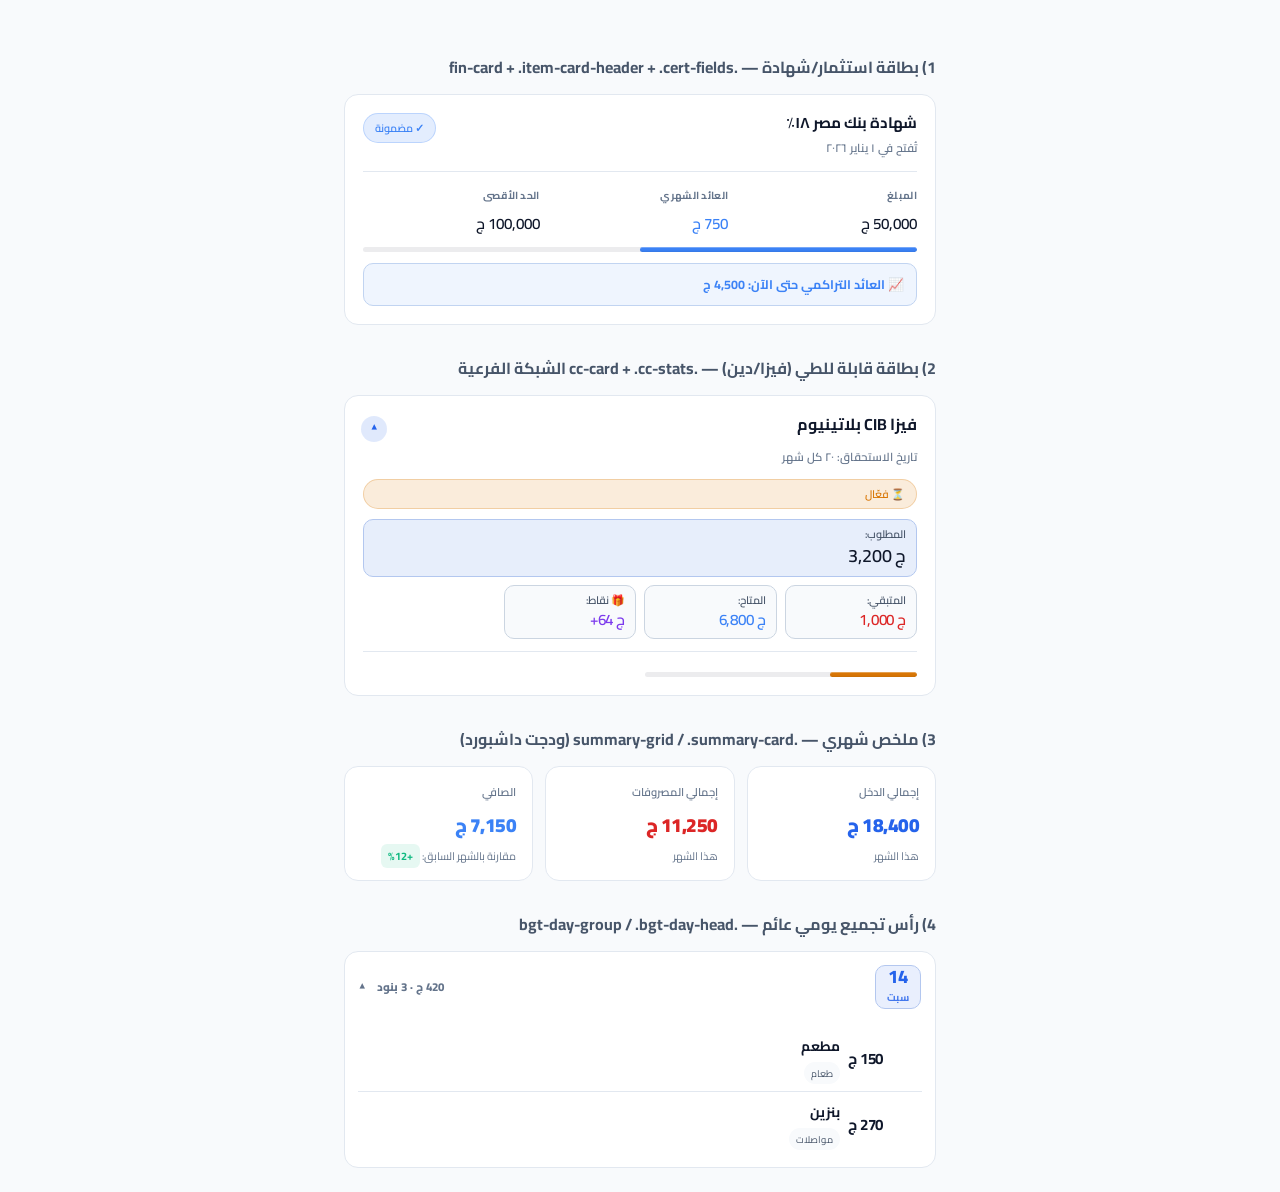
<file: component-examples.html>
<!DOCTYPE html>
<html lang="ar" dir="rtl">
<head>
<meta charset="UTF-8">
<title>أمثلة المكوّنات — التصميم الجديد</title>
<link href="https://fonts.googleapis.com/css2?family=Cairo:wght@300;400;600;700;900&display=swap" rel="stylesheet">
<link rel="stylesheet" href="style.css">
<style>
  body{padding:24px;max-width:640px;margin:0 auto}
  h2{font-size:1rem;margin:28px 0 12px;color:var(--text2)}
</style>
</head>
<body data-theme="light">

<h2>1) بطاقة استثمار/شهادة — .fin-card + .item-card-header + .cert-fields</h2>
<div class="fin-card">
  <div class="item-card-header">
    <div>
      <div class="item-card-title">شهادة بنك مصر ١٨٪</div>
      <div class="item-card-sub">تُفتح في ١ يناير ٢٠٢٦</div>
    </div>
    <span class="badge badge-paid">✓ مضمونة</span>
  </div>

  <div class="cert-fields">
    <div class="field-group">
      <label>المبلغ</label>
      <div style="font-size:var(--fs-amount);font-weight:var(--fw-amount)">50,000 ج</div>
    </div>
    <div class="field-group">
      <label>العائد الشهري</label>
      <div style="font-size:var(--fs-amount);font-weight:var(--fw-amount);color:var(--accent2)">750 ج</div>
    </div>
    <div class="field-group">
      <label>الحد الأقصى</label>
      <div style="font-size:var(--fs-amount);font-weight:var(--fw-amount)">100,000 ج</div>
    </div>
  </div>

  <div class="progress-wrap"><div class="progress-bar" style="width:50%;background:var(--accent2)"></div></div>

  <div class="monthly-return">📈 العائد التراكمي حتى الآن: 4,500 ج</div>
</div>

<h2>2) بطاقة قابلة للطي (فيزا/دين) — .cc-card + .cc-stats الشبكة الفرعية</h2>
<div class="fin-card cc-card cc-open">
  <div class="cc-head">
    <div class="cc-head-main">
      <div class="cc-title">فيزا CIB بلاتينيوم</div>
      <div class="cc-sub">تاريخ الاستحقاق: ٢٠ كل شهر</div>
    </div>
    <span class="badge badge-pending">⏳ فعّال</span>
    <div class="cc-chevron">▾</div>
  </div>

  <div class="cc-stats">
    <span class="cc-stat">المطلوب: <b>3,200 ج</b></span>
    <span class="cc-stat">المتبقي: <b style="color:var(--danger)">1,000 ج</b></span>
    <span class="cc-stat">المتاح: <b style="color:var(--accent2)">6,800 ج</b></span>
    <span class="cc-stat">🎁 نقاط: <b style="color:#7c3aed">+64 ج</b></span>
  </div>

  <div class="cc-body cc-body-inner" style="margin-top:12px">
    <div class="progress-wrap"><div class="progress-bar" style="width:32%;background:var(--accent3)"></div></div>
  </div>
</div>

<h2>3) ملخص شهري — .summary-grid / .summary-card (ودجت داشبورد)</h2>
<div class="summary-grid">
  <div class="summary-card blue">
    <div class="summary-label">إجمالي الدخل</div>
    <div class="summary-value blue">18,400 ج</div>
    <div class="summary-sub">هذا الشهر</div>
  </div>
  <div class="summary-card red">
    <div class="summary-label">إجمالي المصروفات</div>
    <div class="summary-value red">11,250 ج</div>
    <div class="summary-sub">هذا الشهر</div>
  </div>
  <div class="summary-card green">
    <div class="summary-label">الصافي</div>
    <div class="summary-value green">7,150 ج</div>
    <div class="summary-sub">مقارنة بالشهر السابق: <span class="val-positive">+12%</span></div>
  </div>
</div>

<h2>4) رأس تجميع يومي عائم — .bgt-day-group / .bgt-day-head</h2>
<div class="bgt-day-group">
  <div class="bgt-day-head" style="cursor:pointer">
    <span class="bgt-item-date"><span class="dd-num">14</span><span class="dd-lbl">سبت</span></span>
    <span style="margin-right:auto;font-size:0.72rem;font-weight:800;color:var(--muted)">420 ج · 3 بنود</span>
    <span class="bgt-day-chevron" style="transform:rotate(180deg)">▾</span>
  </div>
  <div class="bgt-day-body bgt-day-body-open">
    <div class="bgt-item">
      <span class="bgt-item-amt">150 ج</span>
      <div class="bgt-item2-main">
        <span class="bgt-item-name">مطعم</span>
        <div class="bgt-item2-meta"><span class="bgt-item-badge" style="background:var(--bg);color:var(--text2)">طعام</span></div>
      </div>
    </div>
    <div class="bgt-item">
      <span class="bgt-item-amt">270 ج</span>
      <div class="bgt-item2-main">
        <span class="bgt-item-name">بنزين</span>
        <div class="bgt-item2-meta"><span class="bgt-item-badge" style="background:var(--bg);color:var(--text2)">مواصلات</span></div>
      </div>
    </div>
  </div>
</div>

</body>
</html>
</file>
<file: style.css>
:root {
  --bg: #0b0f19; --surface: #131a26; --card: #131a26;
  --border: rgba(37, 99, 235, 0.10); --border2: rgba(37, 99, 235, 0.18);
  --accent: #3b82f6; --accent2: #2563eb; --accent3: #fbbf24;
  --danger: #f87171; --text: #f8fafc; --text2: #94a3b8;
  --muted: #7186a3; --gold: #fbbf24;
  --shadow: 0 4px 20px -2px rgba(0,0,0,0.35), 0 2px 8px -2px rgba(0,0,0,0.25);
  --shadow-lg: 0 16px 40px -8px rgba(0,0,0,0.55), 0 4px 14px -4px rgba(0,0,0,0.35);
  --shadow-sm: 0 2px 10px -4px rgba(0,0,0,0.3);
  --radius: 16px; --radius-sm: 10px; --radius-lg: 20px; --radius-pill: 999px;

  /* ═══ Fluid Design System — scales from small phones (320px) to TVs (1920px+) ═══ */
  --fs-xs:   clamp(0.62rem, 0.55rem + 0.35vw, 0.75rem);
  --fs-sm:   clamp(0.72rem, 0.65rem + 0.35vw, 0.86rem);
  --fs-base: clamp(0.82rem, 0.75rem + 0.35vw, 1rem);
  --fs-lg:   clamp(0.98rem, 0.88rem + 0.5vw, 1.25rem);
  --fs-xl:   clamp(1.15rem, 1rem + 0.75vw, 1.6rem);
  /* أحجام مخصصة للأرقام/المبالغ — أخف وزنًا وأصغر من العناوين حتى لا تطغى بصريًا */
  --fs-amount: 0.95rem; --fw-amount: 600;
  --sp-xs:   clamp(4px, 0.4vw, 7px);
  --sp-sm:   clamp(8px, 0.8vw, 13px);
  --sp-md:   clamp(13px, 1.5vw, 20px);
  --sp-lg:   clamp(20px, 2.4vw, 34px);
  --header-h: clamp(52px, 5.5vw, 64px);
  --content-max: min(94vw, 1400px);
}
/* Large screens / TV: give more breathing room without unbounded stretching */
@media (min-width: 1600px) {
  :root { --content-max: 1500px; }
}
/* 🌿 Mata'a — الهوية الجديدة: كحلي عميق + زمردي هادئ + لمسات ذهبية على أسطح محايدة */
[data-theme="mataa"] {
  --navy: #142A35; --navy-2: #1B3B47;
  --bg: #F4F6F7; --surface: #FFFFFF; --card: #FFFFFF;
  --border: #E3E9EC; --border2: #CBD6DB;
  --accent: #177B62; --accent2: #1F9A7B; --accent3: #B7872F;
  --danger: #C0392B; --text: #142A35; --text2: #3F5967;
  --muted: #678090; --gold: #D9AD59;
  --shadow: 0 4px 18px -4px rgba(20,42,53,0.10), 0 2px 6px -2px rgba(20,42,53,0.06);
  --shadow-lg: 0 18px 44px -10px rgba(20,42,53,0.22), 0 4px 14px -4px rgba(20,42,53,0.10);
}
/* 🌫️ Gray — الثيم الأساسي: رمادي محايد هادئ + جرافيت للأزرار + لمسة ذهبية للتمييز فقط */
[data-theme="gray"] {
  --navy: #1B1F24; --navy-2: #2B3138;
  --bg: #EEF0F2; --surface: #FFFFFF; --card: #FFFFFF;
  --border: #DFE3E7; --border2: #C8CED5;
  --accent: #3F4852; --accent2: #5A6470; --accent3: #A9802F;
  --danger: #C0392B; --text: #1A1E23; --text2: #434B55;
  --muted: #69727D; --gold: #B7872F;
  --shadow: 0 4px 18px -4px rgba(26,30,35,0.10), 0 2px 6px -2px rgba(26,30,35,0.06);
  --shadow-lg: 0 18px 44px -10px rgba(26,30,35,0.22), 0 4px 14px -4px rgba(26,30,35,0.10);
}
/* 🌙 Midnight Carbon */
[data-theme="midnight"] {
  --bg: #0b0f19; --surface: #131a26; --card: #131a26;
  --border: rgba(37, 99, 235, 0.10); --border2: rgba(37, 99, 235, 0.18);
  --accent: #3b82f6; --accent2: #2563eb; --accent3: #fbbf24;
  --danger: #f87171; --text: #f8fafc; --text2: #94a3b8;
  --muted: #7186a3; --gold: #fbbf24;
  --shadow: 0 4px 20px -2px rgba(0,0,0,0.35), 0 2px 8px -2px rgba(0,0,0,0.25);
  --shadow-lg: 0 16px 40px -8px rgba(0,0,0,0.55), 0 4px 14px -4px rgba(0,0,0,0.35);
}
/* 💎 Emerald Royal */
[data-theme="emerald"] {
  --bg: #050a07; --surface: #0c1410; --card: #0c1410;
  --border: rgba(16, 185, 129, 0.08); --border2: rgba(16, 185, 129, 0.18);
  --accent: #10b981; --accent2: #34d399; --accent3: #f59e0b;
  --danger: #f87171; --text: #ecfdf5; --text2: #a7f3d0;
  --muted: #6b9080; --gold: #fbbf24;
  --shadow: 0 4px 20px -2px rgba(0,0,0,0.4), 0 2px 8px -2px rgba(0,0,0,0.3);
  --shadow-lg: 0 16px 40px -8px rgba(0,0,0,0.6), 0 4px 14px -4px rgba(0,0,0,0.4);
}
/* ✨ Obsidian Caviar */
[data-theme="blackgold"] {
  --bg: #08080a; --surface: #121214; --card: #121214;
  --border: rgba(223, 180, 85, 0.08); --border2: rgba(223, 180, 85, 0.18);
  --accent: #dfb455; --accent2: #f1d286; --accent3: #dfb455;
  --danger: #ef4444; --text: #fafafa; --text2: #a1a1aa;
  --muted: #82828b; --gold: #dfb455;
  --shadow: 0 4px 20px -2px rgba(0,0,0,0.45), 0 2px 8px -2px rgba(0,0,0,0.32);
  --shadow-lg: 0 16px 40px -8px rgba(0,0,0,0.65), 0 4px 14px -4px rgba(0,0,0,0.45);
}
/* ☀️ Stripe Alabaster */
[data-theme="light"] {
  --bg: #f8fafc; --surface: #ffffff; --card: #ffffff;
  --border: #e2e8f0; --border2: #cbd5e1;
  --accent: #2563eb; --accent2: #3b82f6; --accent3: #d97706;
  --danger: #dc2626; --text: #0f172a; --text2: #475569;
  --muted: #64748b; --gold: #d97706;
  --shadow: 0 4px 20px -2px rgba(15,23,42,0.06), 0 2px 8px -2px rgba(15,23,42,0.04);
  --shadow-lg: 0 16px 40px -8px rgba(15,23,42,0.12), 0 4px 14px -4px rgba(15,23,42,0.06);
}
/* 🍃 Mint Glass */
[data-theme="mintlight"] {
  --bg: #f1f7f5; --surface: #ffffff; --card: #ffffff;
  --border: #e2ece8; --border2: #bcd5cb;
  --accent: #059669; --accent2: #10b981; --accent3: #d97706;
  --danger: #dc2626; --text: #062f1d; --text2: #374151;
  --muted: #5b6b63; --gold: #d97706;
  --shadow: 0 4px 20px -2px rgba(6,47,29,0.06), 0 2px 8px -2px rgba(6,47,29,0.04);
  --shadow-lg: 0 16px 40px -8px rgba(6,47,29,0.12), 0 4px 14px -4px rgba(6,47,29,0.06);
}
/* ⏳ Cashmere Silk */
[data-theme="sandlight"] {
  --bg: #faf8f5; --surface: #ffffff; --card: #ffffff;
  --border: #f0e6da; --border2: #dbcaa9;
  --accent: #b45309; --accent2: #d97706; --accent3: #451a03;
  --danger: #be123c; --text: #2c1a0c; --text2: #5c4d3c;
  --muted: #7a5f47; --gold: #d97706;
  --shadow: 0 4px 20px -2px rgba(44,26,12,0.05), 0 2px 8px -2px rgba(44,26,12,0.03);
  --shadow-lg: 0 16px 40px -8px rgba(44,26,12,0.1), 0 4px 14px -4px rgba(44,26,12,0.05);
}

* { box-sizing: border-box; margin: 0; padding: 0; }

/* ═══ لمسة التطبيقات الأصلية (Native App Feel) على الموبايل ═══
   إزالة وميض اللمس الأزرق الافتراضي + تأثير "ارتداد" خفيف عند الضغط بالإصبع،
   من غير ما نلمس لون/شكل/حجم أي زرار موجود فعلاً */
button, .btn, a, input[type="checkbox"], input[type="date"], select {
  -webkit-tap-highlight-color: transparent;
}
button:active, .btn:active, .tab:active, .hbtn:active, .due-row:active {
  transform: scale(0.95);
  transition: transform 0.09s cubic-bezier(0.34, 1.56, 0.64, 1);
}
button, .btn, .tab, .hbtn { transition: transform 0.18s cubic-bezier(0.34, 1.56, 0.64, 1), background 0.18s ease, color 0.18s ease, box-shadow 0.18s ease, border-color 0.18s ease; }

/* ═══ نبضة "تم بنجاح" — بتتحط مؤقتًا على أي عنصر بعد عملية ناجحة (إضافة معاملة، سداد، إلخ)
   إحساس بسيط إن التطبيق "حسّ" بالعملية، مش بس نفّذها ═══ */
@keyframes livePulseSuccess {
  0%   { box-shadow: 0 0 0 0 color-mix(in srgb, var(--accent2) 55%, transparent); }
  70%  { box-shadow: 0 0 0 14px color-mix(in srgb, var(--accent2) 0%, transparent); }
  100% { box-shadow: 0 0 0 0 color-mix(in srgb, var(--accent2) 0%, transparent); }
}
.live-pulse-success { animation: livePulseSuccess 0.7s ease-out; }

/* انتقال أنعم بين التابات لما تتفتح صفحة جديدة */
.content > * { animation: liveFadeIn 0.28s ease; }
@keyframes liveFadeIn {
  from { opacity: 0; transform: translateY(4px); }
  to   { opacity: 1; transform: translateY(0); }
}
::placeholder { color: var(--muted); opacity: 0.85; }

/* شبكة أمان عامة: أي input/select/textarea مالوش تخصيص خاص بيه يوخد نفس منطق التباين (خلفية --bg بدل --surface)
   استخدمنا :where() عشان الـ specificity تبقى صفر، فمتكسرش أي تخصيص موجود بالفعل زي .cell-input أو .auth-input أو حدود العروض الملوّنة */
:where(input[type="text"], input[type="number"], input[type="date"], input[type="password"], input[type="tel"], input[type="email"], select, textarea) {
  background-color: var(--bg);
  border: 1.5px solid var(--border2);
  color: var(--text);
  border-radius: var(--radius-sm);
  font-family: inherit;
  transition: all 0.2s ease;
}
:where(input[type="text"], input[type="number"], input[type="date"], input[type="password"], input[type="tel"], input[type="email"], select, textarea):focus {
  outline: none;
  border-color: var(--accent);
  box-shadow: 0 0 0 3px color-mix(in srgb, var(--accent) 15%, transparent);
}
body { font-family: 'Cairo', sans-serif; background: var(--bg); color: var(--text); min-height: 100vh; overflow-x: hidden; padding-left: max(0px, env(safe-area-inset-left)); padding-right: max(0px, env(safe-area-inset-right)); padding-bottom: max(0px, env(safe-area-inset-bottom)); position: relative; }

/* ═══ نبض حي خلف الثيمات الغامقة — توهّج أورورا بطيء بيتنفّس ويتحرك، يكسر السكون والكآبة
   من غير ما يأثر على وضوح القراءة (طبقة خلفية ثابتة خلف كل المحتوى، بلا تفاعل) ═══ */
[data-theme="midnight"] body::before,
[data-theme="emerald"] body::before,
[data-theme="blackgold"] body::before {
  content: ""; position: fixed; inset: 0; z-index: 0; pointer-events: none;
  background:
    radial-gradient(ellipse 60% 45% at 15% 8%, color-mix(in srgb, var(--accent) 22%, transparent), transparent 65%),
    radial-gradient(ellipse 55% 40% at 92% 18%, color-mix(in srgb, var(--accent2) 16%, transparent), transparent 65%),
    radial-gradient(ellipse 50% 45% at 50% 100%, color-mix(in srgb, var(--accent) 12%, transparent), transparent 70%);
  animation: auroraDrift 16s ease-in-out infinite alternate;
  will-change: opacity, transform;
}
@keyframes auroraDrift {
  0%   { opacity: 0.55; transform: translate3d(0, 0, 0) scale(1); }
  50%  { opacity: 0.85; transform: translate3d(1%, -1.5%, 0) scale(1.04); }
  100% { opacity: 0.6;  transform: translate3d(-1%, 1%, 0) scale(1.02); }
}
@media (prefers-reduced-motion: reduce) {
  [data-theme="midnight"] body::before,
  [data-theme="emerald"] body::before,
  [data-theme="blackgold"] body::before { animation: none; opacity: 0.55; }
}
/* أي محتوى فعلي لازم يتحط فوق طبقة النبض دي */
.header, .content, .tabs, #splashScreen { position: relative; z-index: 1; }
html { overflow-x: hidden; }

/* HEADER — floating glass pill, sits with a soft margin instead of a hard edge-to-edge bar */
.header {
  background: color-mix(in srgb, var(--surface) 84%, transparent);
  backdrop-filter: blur(18px) saturate(1.4);
  -webkit-backdrop-filter: blur(18px) saturate(1.4);
  border: none;
  border-bottom: 1px solid color-mix(in srgb, var(--border2) 65%, transparent);
  padding: 0 clamp(8px, 1.5vw, 16px);
  position: fixed; top: 0; left: 0; right: 0; z-index: 200;
  display: flex; align-items: stretch;
  box-shadow: 0 6px 20px -6px rgba(15,23,42,0.14), 0 1px 3px rgba(15,23,42,0.05);
  height: var(--header-h); gap: 0;
  max-width: 100vw; overflow: visible;
  border-radius: 0 0 var(--radius-lg, 20px) var(--radius-lg, 20px);
  transition: box-shadow 0.2s ease;
}
/* ─── Brand (right) ─── */
.header-brand {
  display: flex; align-items: center; gap: 10px;
  padding: 0 4px 0 14px; flex-shrink: 0;
}
.header-brand-icon {
  width: 36px; height: 36px; border-radius: 12px;
  background: linear-gradient(135deg, var(--accent), var(--accent2));
  display: flex; align-items: center; justify-content: center;
  font-size: 1rem; flex-shrink: 0;
  box-shadow: 0 3px 10px -2px color-mix(in srgb, var(--accent) 55%, transparent);
  transition: transform 0.18s ease, box-shadow 0.18s ease;
}
.header-brand:hover .header-brand-icon { transform: translateY(-1px) scale(1.04); box-shadow: 0 5px 14px -3px color-mix(in srgb, var(--accent) 60%, transparent); }
.header-brand-text { line-height: 1.25; }
.header-brand-name { font-size: 0.9rem; font-weight: 900; color: var(--text); letter-spacing: -0.01em; }
.header-brand-month { font-size: 0.65rem; color: var(--muted); font-weight: 600; }
/* ─── Stats strip (center) ─── */
.header-stats {
  flex: 1; display: flex; align-items: center;
  gap: 0; padding: 0 8px; overflow: hidden;
}
.hstat {
  display: flex; flex-direction: column; align-items: center; justify-content: center;
  padding: 0 14px; border-left: 1px solid var(--border2); height: 100%;
  min-width: 80px;
}
.hstat:first-child { border-left: none; }
.hstat-label { font-size: 0.6rem; color: var(--muted); font-weight: 700; white-space: nowrap; margin-bottom: 2px; }
.hstat-val { font-size: 0.82rem; font-weight: 900; white-space: nowrap; }
/* ─── Actions (left) ─── */
.header-actions {
  display: flex; align-items: center; gap: 7px;
  padding: 0 4px 0 0;
  flex-shrink: 1;
  overflow-x: auto;
  scrollbar-width: none;
}
.header-actions::-webkit-scrollbar { display: none; }
.hbtn {
  display: flex; align-items: center; gap: 5px;
  padding: 6px 12px; border-radius: 12px;
  border: 1.5px solid var(--border2); background: color-mix(in srgb, var(--bg) 85%, transparent);
  font-family: 'Cairo', sans-serif; font-size: 0.76rem; font-weight: 700;
  cursor: pointer; white-space: nowrap; color: var(--text);
  transition: transform 0.16s ease, background 0.16s ease, color 0.16s ease, box-shadow 0.16s ease, border-color 0.16s ease;
  line-height: 1;
}
.hbtn:hover {
  border-color: color-mix(in srgb, var(--accent) 35%, transparent);
  color: var(--accent);
  background: color-mix(in srgb, var(--accent) 10%, var(--bg));
  box-shadow: 0 4px 10px -3px color-mix(in srgb, var(--accent) 35%, transparent);
  transform: translateY(-1px);
}
.hbtn:active { transform: translateY(0) scale(0.97); }
.hbtn.glance { color: var(--text); }
.hbtn.due { color: var(--text); }
.hbtn.due:has(.notif-badge[style*="flex"]),
.hbtn.due:has(.notif-badge[style*="block"]) {
  background: color-mix(in srgb, var(--accent3) 12%, var(--surface));
  border-color: color-mix(in srgb, var(--accent3) 35%, var(--border));
  font-weight: 800;
}
/* sync dot */
/* ─── Header action groups (visual clustering) ─── */
.hdr-group { display: flex; align-items: center; gap: 7px; flex-shrink: 0; }
/* الأزرار الأساسية (الملخص/الجرس) ميتزنقوش أو يختفوا لو المساحة ضاقت — بيفضلوا بحجمهم الطبيعي دايمًا،
   وأي زحمة زيادة بتتحل بإخفاء الأزرار الثانوية (شرح/تصدير) مش بضغط الأساسية */
#glanceDropWrap, #dueDropWrap, .hbtn.glance, .hbtn.due { flex-shrink: 0; }
/* نسخة "المزيد" من زراري شرح الاستخدام والتصدير — مخفية افتراضيًا، وبتبان بس في الشاشات الضيقة (شوف الميديا كويري تحت) */
.hdr-more-narrow-only { display: none; }
.hdr-divider { width: 1.5px; align-self: stretch; margin: 8px 2px; background: var(--border2); flex-shrink: 0; }

/* ═══ Header dropdowns (ملخص / مواعيد) — Desktop-Tablet: لوحة عائمة زجاجية | Mobile <600px: Bottom Sheet ═══ */
.hdr-dropdown {
  position: fixed; top: 57px; left: 50%; transform: translateX(-50%);
  width: min(420px, 96vw);
  background: color-mix(in srgb, var(--surface) 80%, transparent);
  backdrop-filter: blur(10px); -webkit-backdrop-filter: blur(10px);
  border: 1px solid var(--border);
  border-radius: var(--radius-lg);
  box-shadow: var(--shadow-lg);
  z-index: 9000;
  padding: 16px;
  max-height: min(75vh, 560px);
  overflow: hidden; /* السكرول بقى مسؤولية .hdr-dropdown-scroll جوه بس، مش الصندوق كله */
  display: flex; flex-direction: column;
  animation: hdrDropIn 0.2s cubic-bezier(0.4,0,0.2,1);
}
@keyframes hdrDropIn { from { opacity: 0; transform: translateX(-50%) translateY(-6px); } to { opacity: 1; transform: translateX(-50%) translateY(0); } }
.hdr-dropdown-head { display: flex; justify-content: space-between; align-items: center; margin-bottom: 10px; }
/* المحتوى الثابت اللي مبيتحركش أثناء السكرول (العنوان + زرار القفل + زرار الإضافة لو موجود) */
.hdr-dropdown-sticky { flex-shrink: 0; }
/* المنطقة الوحيدة اللي بتتسكرول — قائمة التذكيرات/البطاقات بس */
.hdr-dropdown-scroll {
  flex: 1 1 auto; min-height: 0; overflow-y: auto;
  -webkit-overflow-scrolling: touch; overscroll-behavior: contain;
}
.hdr-dropdown-close {
  background: var(--bg); border: 1px solid var(--border); border-radius: 10px;
  font-size: 1rem; cursor: pointer; color: var(--muted);
  min-width: 32px; min-height: 32px; display: flex; align-items: center; justify-content: center;
  transition: all 0.15s ease;
}
.hdr-dropdown-close:hover { color: var(--danger); border-color: var(--danger); }

/* Backdrop — يظهر بس في وضع الـ bottom sheet على الموبايل؛ على الديسكتوب/التابلت مفيش backdrop خالص عشان الدروب داون عائم بس ومايغطيش المحتوى الأساسي */
.hdr-dropdown-backdrop {
  display: none; position: fixed; inset: 0; background: rgba(15,23,42,0.4);
  z-index: 8999; opacity: 0; transition: opacity 0.25s ease;
}

@media (max-width: 600px) {
  .hdr-dropdown-backdrop.show { display: block; opacity: 1; }
  .hdr-dropdown {
    top: auto;
    /* بنرفع الشيت فوق الشريط السفلي (Bottom Nav) بمقدار ارتفاعه + مسافة أمان، عشان النافذة
       متغطيش الـ Bottom Nav خالص وتفضل شغالة/ظاهرة وراه */
    bottom: calc(var(--bn-h, 64px) + env(safe-area-inset-bottom, 0px) + 8px);
    left: 0; right: 0; transform: none;
    width: 100%; max-width: 100%;
    border-radius: 20px;
    /* غطاء الشيت 70% من ارتفاع الشاشة الظاهر فعليًا (dvh) زي ما طلب المستخدم بالظبط،
       مع fallback بالـ vh العادي للمتصفحات اللي مش فاهمة dvh */
    max-height: min(70vh, 560px);
    max-height: min(70dvh, 560px);
    margin: 0 8px;
    width: calc(100% - 16px);
    padding: 10px 16px calc(12px + env(safe-area-inset-bottom, 0px));
    animation: hdrSheetUp 0.28s cubic-bezier(0.4,0,0.2,1);
    background: var(--surface); /* خلفية صلدة على الموبايل بدل الزجاجية — أوضح فوق أي محتوى وأسهل قراءة باللمس */
    backdrop-filter: none; -webkit-backdrop-filter: none;
    box-shadow: 0 -6px 24px rgba(0,0,0,0.25), 0 4px 16px rgba(0,0,0,0.15);
  }
  /* الخلفية المعتمة بتقف عند حافة الشريط السفلي بدل ما تغطيه بالكامل — عشان يفضل باين وواضح
     (مش مطموس تحت طبقة سودة) ويفضل قابل للاستخدام وهو شغال ورا الشيت */
  .hdr-dropdown-backdrop { bottom: calc(var(--bn-h, 64px) + env(safe-area-inset-bottom, 0px)); }
  .hdr-dropdown-scroll { overscroll-behavior: contain; touch-action: pan-y; }
  .hdr-dropdown.dragging { transition: none !important; }
  .hdr-dropdown-handle {
    width: 100%; display: flex; justify-content: center; align-items: center;
    padding: 6px 0 10px; margin: -4px 0 0; cursor: grab; touch-action: none; flex-shrink: 0;
  }
  .hdr-dropdown-handle::after {
    content: ''; display: block; width: 38px; height: 4px; border-radius: 4px;
    background: var(--border2);
  }
  .hdr-dropdown-close, .hdr-dropdown button, .hdr-dropdown .hbtn { min-height: 44px; }
}
/* لاندسكيب على موبايل/تابلت قصير: نقلل الحد الأقصى للارتفاع عشان الشيت ميغطيش الشاشة كلها أو يتعارض مع الكيبورد لو فاتح */
@media (max-width: 900px) and (orientation: landscape) {
  .hdr-dropdown { max-height: min(88vh, 380px); max-height: min(88dvh, 380px); }
}

#hdrMoreBtn { font-weight: 900; font-size: 1.1rem !important; }
#hdrMoreDropdown .hbtn { border-radius: 8px; }

/* ─── Mini sync indicator next to brand (replaces the old header-actions pill) ─── */
.header-sync-mini {
  display: flex; align-items: center; gap: 4px;
  margin-inline-start: 2px; cursor: default;
}
.header-sync-mini .sync-text { font-size: 0.62rem; color: var(--text2); font-weight: 600; white-space: nowrap; }
.header-sync-mini .sync-dot { width: 8px; height: 8px; }

.sync-dot {
  width: 10px; height: 10px; border-radius: 50%; flex-shrink: 0;
  display: inline-block; transition: background 0.3s, box-shadow 0.3s;
}
.sync-dot.synced {
  box-shadow: 0 0 0 3px color-mix(in srgb, var(--accent2) 30%, transparent);
}
.header-sync {
  display: flex; align-items: center; gap: 5px;
  padding: 5px 9px; border-radius: 7px; border: 1.5px solid var(--border2);
  font-size: 0.65rem; font-weight: 700; color: var(--text2); white-space: nowrap;
  background: var(--bg); box-shadow: 0 1px 3px rgba(0,0,0,0.08);
}
/* notification badge */
.notif-badge {
  position: absolute; bottom: -5px; right: -5px; left: auto; top: auto;
  background: var(--danger); color: #fff; border-radius: 50%;
  font-size: 0.56rem; font-weight: 800; min-width: 16px; height: 16px;
  display: none; align-items: center; justify-content: center;
  border: 2px solid var(--surface); padding: 0 2px; line-height: 1;
}
@media (max-width: 850px), (max-height: 500px) and (orientation: landscape) {
  .header { padding: 0 8px; overflow: visible; }
  /* التابات بقت سطر واحد بيتمرر أفقيًا بدل ما تلف على سطرين، فمحتاجين مساحة سطر واحد بس فوق المحتوى */
  .content { padding-top: calc(var(--header-h) + clamp(38px, 4.5vw, 46px) + 8px); }
  .page-sticky-bar { top: calc(var(--header-h) + clamp(38px, 4.5vw, 46px)); }
  /* شريط التابات: تمرير أفقي سلس بدل التفاف لسطرين — بيوفر ارتفاع رأسي قيّم خصوصًا بالوضع الأفقي */
  .tabs {
    flex-wrap: nowrap;
    row-gap: 0;
    overflow-x: auto;
    -webkit-overflow-scrolling: touch;
    justify-content: flex-start;
    scroll-snap-type: x proximity;
  }
  .tab { scroll-snap-align: start; flex-shrink: 0; }
  .header-stats { display: none; }
  /* Brand: icon only — hide all text on portrait mobile */
  .header-brand-month { display: none; }
  .header-brand-name  { display: none; }
  .header-brand-text  { display: none; }
  .header-brand { padding: 0 8px 0 0; border-left: none; gap: 6px; flex-shrink: 0; }
  .header-sync-mini { margin-inline-start: 0; }
  .header-brand-icon  { width: 36px; height: 36px; border-radius: 10px; font-size: 0.9rem; }
  /* Actions: sit snugly next to the brand instead of stretching to the far edge */
  /* Actions: sit snugly next to the brand instead of stretching to the far edge */
  .header-actions { flex: 0 1 auto; gap: 5px; justify-content: flex-start; padding: 0; margin-inline-start: 8px; overflow-x: auto; overflow-y: visible; max-width: 100%; scrollbar-width: none; }
  .header-actions::-webkit-scrollbar { display: none; }
  /* Show all buttons inline */
  #hdrBtnsWrap { display: contents !important; }
  #hdrOverflowBtn { display: none !important; }
  /* Uniform 36×36 icon buttons */
  .hbtn {
    width: 36px !important; height: 36px !important;
    padding: 0 !important; justify-content: center;
    border-radius: 12px !important; font-size: 17px !important;
    line-height: 1 !important;
  }
  .hbtn-text { display: none !important; }
  /* Dropdown menus (glance/due/more/theme) keep full-size buttons with visible text —
     the icon-only override above is meant for the compact header bar only */
  #glanceDropdown .hbtn, #dueDropdown .hbtn, #hdrMoreDropdown .hbtn, #themeDropdown .hbtn {
    width: auto !important; height: auto !important;
    padding: 6px 12px !important; justify-content: flex-start !important;
    border-radius: 8px !important; font-size: 0.76rem !important;
  }
  #glanceDropdown .hbtn-text, #dueDropdown .hbtn-text, #hdrMoreDropdown .hbtn-text, #themeDropdown .hbtn-text {
    display: inline !important;
  }
  /* Sync: compact dot next to the brand icon on mobile */
  #fbSyncStatus {
    display: flex !important;
    width: auto !important; height: auto !important;
    padding: 0 !important; margin: 0 0 0 2px;
  }
  .sync-text { display: none !important; }
  .sync-dot  { width: 9px; height: 9px; }
  /* Badge tweaks */
  .notif-badge { bottom: -4px; right: -4px; min-width: 15px; height: 15px; font-size: 0.52rem; }

  /* ═══ ضمان ظهور زرار الجرس (المواعيد) دايمًا في الهيدر على الموبايل ═══
     بنوفّر مساحة بإخفاء الزرارين الثانويين (شرح الاستخدام ⁉️ / تصدير ⬇) من صف الهيدر الرئيسي
     ونقلهم بدالهم لجوه قايمة "⋮ المزيد" (نسختهم التوأم .hdr-more-narrow-only)،
     عشان أزرار "ملخص" و"مواعيد" الأساسية تفضل ظاهرة كاملة من غير ما تتزنق أو تتقطع أو تحتاج سكرول أفقي */
  #hdrTutorialBtn, #hdrExportBtn { display: none !important; }
  .hdr-more-narrow-only { display: flex !important; }
  /* تأكيد صريح إن زرار الجرس ظاهر دايمًا وملوش أي display:none/visibility:hidden في وضع الموبايل */
  #dueDropWrap, .hbtn.due, #glanceDropWrap, .hbtn.glance {
    display: flex !important; visibility: visible !important; opacity: 1 !important;
  }
}



/* ══ شاشات ضيقة جدًا (موبايلات صغيرة، بورتريه) — نقلل الحجم/الفراغات أكتر لضمان مساحة كافية لكل الأزرار الأساسية ══ */
@media (max-width: 360px) {
  .header { padding: 0 6px; }
  .header-brand { padding: 0 6px 0 0; gap: 4px; }
  .header-brand-icon { width: 32px; height: 32px; }
  .header-actions { gap: 3px; }
  .hdr-group { gap: 4px; }
  .hdr-divider { margin: 6px 1px; }
  .hbtn {
    width: 32px !important; height: 32px !important;
    font-size: 15px !important;
  }
}

/* overflow panel removed — buttons now show inline in header on mobile */

/* On landscape mobile / small tablets: restore brand name */
@media (max-width: 850px) and (orientation: landscape) {
  .header-brand-name { display: block; font-size: 0.75rem; }
  .header-brand-text { display: block; }
  .header-brand { gap: 7px; }
}

/* ══ الوضع الأفقي على الموبايل (ارتفاع قصير): الهيدر + التابات بياخدوا مساحة رأسية زيادة عن اللازم —
   نقصّر الارتفاعات والبادينج عشان المحتوى (الكروت/الميزانية) يبان كامل ويتمرر بشكل طبيعي ══ */
@media (max-height: 500px) and (orientation: landscape) {
  :root { --header-h: 42px; }
  .header { padding: 0 6px; }
  .tabs { min-height: 30px; padding: 2px 4px; }
  .tab { padding: 4px 8px !important; font-size: 0.68rem !important; }
  .tab lord-icon { width: 16px; height: 16px; }
  .content { padding: 6px 10px; }
  .cards-grid { padding: 6px; gap: 8px; }
  .bgt-hero { padding: 8px 12px; }
  .bgt-hero-val { font-size: 1.5rem; margin: 4px 0 2px; }
  .bgt-hero-row { margin-top: 8px; }
  .section-header { padding: 6px 10px; }
  .modal-box, .bgt-modal { max-height: 88vh; overflow-y: auto; }
}

/* ══ صفحة الميزانية في الوضع الأفقي على الموبايل: الحقل والفورم بتاع الإضافة كان بيتقسم جنب كارت
   الملخص/المقارنة فبتضيق مساحة الإدخال، وكمان في فراغ كبير على الجوانب بسبب سقف عرض المحتوى —
   نخلي الكل عمود واحد بعرض الشاشة كاملة (ملخص الشهر + المقارنة + أعلى يوم فوق، والمعاملات/الإدخال تحتهم بعرض كامل) ══ */
@media (orientation: landscape) and (max-width: 1024px) {
  :root { --content-max: min(98vw, 1700px); }
  .bgt-detail-grid { grid-template-columns: 1fr; }
  .bgt-grid2 > * { margin-bottom: 12px; }
}
.btn { padding: 6px 12px; border-radius: var(--radius-sm); border: 1px solid var(--border2); background: var(--surface); font-family: 'Cairo', sans-serif; font-size: 0.78rem; font-weight: 600; cursor: pointer; transition: all 0.2s; white-space: nowrap; color: var(--text2); }
.btn:hover { border-color: var(--accent); color: var(--accent); background: color-mix(in srgb, var(--accent) 8%, var(--surface)); }
.btn-primary { background: var(--surface); color: var(--text2); border-color: var(--border2); }
.btn-success { background: color-mix(in srgb, var(--accent2) 12%, var(--surface)); color: var(--accent2); border-color: color-mix(in srgb, var(--accent2) 35%, var(--border)); }
.btn-success:hover { background: color-mix(in srgb, var(--accent2) 20%, var(--surface)); }
.btn-warning { background: color-mix(in srgb, var(--accent3) 12%, var(--surface)); color: var(--accent3); border-color: color-mix(in srgb, var(--accent3) 35%, var(--border)); }
.btn-warning:hover { background: color-mix(in srgb, var(--accent3) 20%, var(--surface)); }
.btn-danger { background: color-mix(in srgb, var(--danger) 8%, var(--surface)); color: var(--danger); border-color: color-mix(in srgb, var(--danger) 30%, var(--border)); }
.btn-danger:hover { background: color-mix(in srgb, var(--danger) 14%, var(--surface)); }
.btn-danger-sm { background: none; border: none; color: var(--muted); cursor: pointer; font-size: 0.9rem; padding: 4px 7px; border-radius: 6px; transition: all 0.2s; }
.btn-danger-sm:hover { color: var(--danger); background: color-mix(in srgb, var(--danger) 12%, transparent); }

/* TABS */
.tabs { display: flex; gap: 3px; background: color-mix(in srgb, var(--surface) 88%, transparent); backdrop-filter: blur(14px); -webkit-backdrop-filter: blur(14px); border-bottom: 1px solid color-mix(in srgb, var(--border) 70%, transparent); overflow-x: visible; padding: 5px 6px; scrollbar-width: none; position: fixed; left: 0; right: 0; top: var(--header-h); z-index: 100; align-items: center; width: 100%; min-height: clamp(38px, 4.5vw, 46px); flex-wrap: wrap; row-gap: 3px; justify-content: center; }

/* ═══ Lordicon / Lottie Icons ═══ */
lord-icon { pointer-events: none; display: inline-block; vertical-align: middle; flex-shrink: 0; }
.tab lord-icon { width: 22px; height: 22px; margin-bottom: 1px; }
.tab-svg { width: clamp(14px, 4.5vw, 18px); height: clamp(14px, 4.5vw, 18px); margin-bottom: 1px; flex-shrink: 0; stroke: var(--text2); transition: stroke 0.2s; }
.tab.active .tab-svg { stroke: var(--accent); }
.tab:hover .tab-svg { stroke: var(--text); }
.hbtn lord-icon { width: 18px; height: 18px; }
.section-title lord-icon { width: 20px; height: 20px; margin-left: 5px; }
.splash-icon lord-icon { width: 96px; height: 96px; }
.gauth-logo lord-icon { width: 60px; height: 60px; }
.img-slot-icon lord-icon { width: 44px; height: 44px; }
.bgt-card-title lord-icon { width: 18px; height: 18px; margin-left: 4px; }
.gl-label lord-icon { width: 16px; height: 16px; margin-left: 3px; vertical-align: text-bottom; }
.tab.active lord-icon { --lord-icon-primary: #fff !important; }
.tab:hover lord-icon { --lord-icon-primary: var(--text) !important; }

.section-icon { display:flex; align-items:center; justify-content:center; }
.section-icon lord-icon { width: 100%; height: 100%; }

.tabs::-webkit-scrollbar { display: none; }
.tab {
  padding: clamp(6px, 1.6vw, 10px) clamp(10px, 2.4vw, 16px);
  cursor: pointer; font-weight: 700;
  font-size: clamp(0.68rem, 2.4vw, 0.86rem);
  color: var(--text2); border: 1.5px solid transparent; border-radius: var(--radius-pill, 999px);
  transition: background 0.2s ease, color 0.2s ease, box-shadow 0.2s ease, border-color 0.2s ease; white-space: nowrap;
  display: flex; align-items: center; justify-content: center;
  gap: clamp(2px, 0.8vw, 5px);
  flex: 0 1 auto; min-width: 0;
}
.tab span[data-i18n] { white-space: nowrap; }
.tab:hover { color: var(--text); background: color-mix(in srgb, var(--text) 8%, transparent); border-color: var(--border2); }
.tab.active { color: #fff; background: linear-gradient(135deg, var(--accent), var(--accent2)); border-color: transparent; box-shadow: 0 3px 10px -3px color-mix(in srgb, var(--accent) 55%, transparent); }
.tab.active .tab-svg { stroke: #fff; }

/* CONTENT */
.content { padding: var(--sp-md); padding-top: calc(var(--header-h) + clamp(38px, 4.5vw, 46px) + 8px); max-width: var(--content-max); margin: 0 auto; }

/* STICKY PAGE SUMMARY BAR */
.page-sticky-bar {
  position: sticky; top: calc(var(--header-h) + clamp(38px, 4.5vw, 46px)); z-index: 95;
  background: var(--surface);
  border-bottom: 2px solid var(--accent);
  padding: 0 18px;
  display: flex;
  align-items: center; gap: 8px; flex-wrap: nowrap;
  box-shadow: 0 4px 16px rgba(0,0,0,0.13);
  scrollbar-width: none;
  visibility: hidden;
  opacity: 0;
  pointer-events: none;
  max-height: 0;
  overflow: hidden;
  transition: opacity 0.22s ease, visibility 0s linear 0.22s, max-height 0.25s ease, padding 0.22s ease;
}
.page-sticky-bar::-webkit-scrollbar { display: none; }
.page-sticky-bar.visible {
  visibility: visible;
  opacity: 1;
  pointer-events: auto;
  max-height: 52px;
  padding: 6px 18px;
  overflow-x: auto;
  overflow-y: hidden;
  transition: opacity 0.22s ease, visibility 0s linear 0s, max-height 0.25s ease, padding 0.22s ease;
}
.psb-chip {
  display: flex; align-items: center; gap: 5px;
  background: var(--bg); border: 1px solid var(--border);
  border-radius: 20px; padding: 3px 11px;
  font-size: 0.74rem; font-weight: 700; white-space: nowrap;
}
.psb-chip .psb-label { color: var(--muted); font-weight: 600; font-size: 0.68rem; }
.psb-chip .psb-val { color: var(--text); }
.psb-chip.green .psb-val { color: var(--accent2); }
.psb-chip.red .psb-val { color: var(--danger); }
.psb-chip.amber .psb-val { color: var(--accent3); }
.psb-chip.blue .psb-val { color: var(--accent); }
.psb-chip.purple .psb-val { color: #7c3aed; }
.psb-divider { width: 1px; height: 16px; background: var(--border); flex-shrink: 0; }
.psb-title { font-size: 0.7rem; font-weight: 800; color: var(--muted); white-space: nowrap; }

/* SUMMARY — بطاقات ودجت داشبورد أنيقة */
.summary-grid { display: grid; grid-template-columns: repeat(auto-fit, minmax(155px, 1fr)); gap: 12px; margin-bottom: 20px; }
.summary-card {
  background: rgba(255,255,255,0.55);
  backdrop-filter: blur(12px);
  -webkit-backdrop-filter: blur(12px);
  border: 1px solid rgba(255,255,255,0.7);
  border-radius: var(--radius);
  padding: 14px 16px;
  border-left: 3px solid;
  box-shadow: 0 4px 20px -2px rgba(80,60,30,0.1);
  transition: transform 0.2s cubic-bezier(0.4,0,0.2,1), box-shadow 0.2s ease;
}
.summary-card:hover {
  transform: translateY(-2px);
  box-shadow: 0 10px 28px -4px rgba(80,60,30,0.16);
}
[data-theme="midnight"] .summary-card,
[data-theme="emerald"] .summary-card,
[data-theme="blackgold"] .summary-card {
  background: rgba(255,255,255,0.04);
  border-color: rgba(255,255,255,0.08);
  box-shadow: 0 2px 12px rgba(0,0,0,0.3), inset 0 1px 0 rgba(255,255,255,0.05);
}
[data-theme="midnight"] .summary-card:hover,
[data-theme="emerald"] .summary-card:hover,
[data-theme="blackgold"] .summary-card:hover {
  box-shadow: 0 6px 20px rgba(0,0,0,0.4), inset 0 1px 0 rgba(255,255,255,0.07);
}
.summary-card.blue { border-left-color: var(--accent); }
.summary-card.green { border-left-color: var(--accent2); }
.summary-card.amber { border-left-color: var(--accent3); }
.summary-card.red { border-left-color: var(--danger); }
.summary-card.purple { border-left-color: #7c3aed; }
.summary-label { font-size: 0.7rem; color: var(--muted); margin-bottom: 5px; font-weight: 600; }
.summary-value { font-size: 1.2rem; font-weight: 900; letter-spacing: -0.5px; }
.summary-value.blue { color: var(--accent); }
.summary-value.green { color: var(--accent2); }
.summary-value.amber { color: var(--accent3); }
.summary-value.red { color: var(--danger); }
.summary-value.purple { color: #7c3aed; }
.summary-sub { font-size: 0.68rem; color: var(--muted); margin-top: 3px; }

/* SECTION */
.section-card { background: var(--card); border: 1px solid var(--border); border-radius: var(--radius-lg); margin-bottom: 22px; overflow: hidden; box-shadow: var(--shadow); transition: box-shadow 0.2s cubic-bezier(0.4,0,0.2,1); }
.section-header { padding: 18px 20px; border-bottom: 1px solid var(--border); display: flex; align-items: center; justify-content: space-between; cursor: pointer; user-select: none; transition: background 0.15s; gap: 10px; }
.section-header:hover { background: rgba(0,0,0,0.02); }
.section-title { font-size: 0.92rem; font-weight: 800; display: flex; align-items: center; gap: 8px; }
.section-badge { background: var(--surface); color: var(--accent2); font-size: 0.68rem; padding: 2px 9px; border-radius: 20px; font-weight: 600; }

.collapse-icon { font-size: 0.9rem; color: var(--muted); transition: transform 0.25s; margin-right: auto; margin-left: 0; flex-shrink: 0; }
.collapse-icon.open { transform: rotate(180deg); }
.section-body { transition: all 0.25s; }
.section-body.hidden { display: none; }
.btn-add { background: var(--surface); border: 1px solid var(--border); color: var(--accent2); padding: 5px 11px; border-radius: var(--radius-sm); font-family: 'Cairo', sans-serif; font-size: 0.78rem; font-weight: 600; cursor: pointer; transition: all 0.2s; }
.btn-add:hover { background: color-mix(in srgb, var(--accent2) 15%, var(--surface)); border-color: var(--accent2); }

/* TABLE */
.table-wrap { overflow-x: auto; -webkit-overflow-scrolling: touch; }
table { width: 100%; border-collapse: collapse; min-width: 580px; }
thead th { padding: 10px 12px; font-size: 0.72rem; font-weight: 600; color: var(--muted); background: var(--bg); text-align: right; white-space: nowrap; border-bottom: 1px solid var(--border); letter-spacing:.02em; text-transform: uppercase; }
tbody td { padding: 10px 12px; font-size: 0.86rem; border-bottom: 1px solid var(--border); vertical-align: middle; }
tbody td:has(.cell-input[type="number"]) { font-weight: 700; }
tbody tr:last-child td { border-bottom: none; }
tbody tr:hover td { background: color-mix(in srgb, var(--accent) 4%, transparent); }
.totals-row td { font-weight: 800; background: var(--bg) !important; border-top: 2px solid var(--border2); font-size: 0.88rem; }

/* Sticky thead للجداول اللي فيها بيانات كتير (سطح المكتب) — الرأس بيفضل ظاهر أثناء التمرير */
@media (min-width: 641px) {
  #page-debts .table-wrap,
  #page-certs .table-wrap,
  #page-visa .table-wrap,
  #page-offers .table-wrap {
    overflow-x: auto;
    -webkit-overflow-scrolling: touch;
  }
  #page-debts .table-scroll-y,
  #page-certs .table-scroll-y,
  #page-visa .table-scroll-y,
  #page-offers .table-scroll-y {
    overflow-y: auto;
    max-height: calc(100vh - 175px);
  }
  #page-debts thead th,
  #page-certs thead th,
  #page-visa thead th,
  #page-offers thead th {
    position: sticky; top: 0; z-index: 5;
    background: var(--bg);
    box-shadow: 0 1px 0 var(--border);
    transition: box-shadow 0.2s ease;
  }
  /* لما الجدول يتمرر لأسفل، الرأس المثبّت ياخد ظل أوضح شوية عشان يبان إنه طايف فوق المحتوى — قاعدة عامة تشتغل على أي جدول جديد تلقائياً */
  .table-scroll-y.is-scrolled thead th {
    box-shadow: 0 2px 6px rgba(0,0,0,0.12);
  }
}

/* INPUTS */
.cell-input { background: var(--bg); border: 1.5px solid var(--border2); color: var(--text); font-family: 'Cairo', sans-serif; font-size: 0.84rem; padding: 6px 9px; border-radius: 7px; width: 100%; min-width: 70px; outline: none; transition: all 0.15s ease-in-out; text-align: right; }
.cell-input:hover { background: var(--surface); border-color: var(--accent); }
.cell-input:focus { background: var(--surface); border-color: var(--accent); box-shadow: 0 0 0 3px color-mix(in srgb, var(--accent) 15%, transparent); }
.cell-input[type="number"] { font-weight: 600; }
.en-numbers, input[type="number"] { direction: ltr; unicode-bidi: plaintext; font-variant-numeric: tabular-nums; -webkit-font-feature-settings: "tnum" 1; font-feature-settings: "tnum" 1; letter-spacing: -0.02em; }
.cell-input.wide { min-width: 110px; }
.cell-input::-webkit-outer-spin-button, .cell-input::-webkit-inner-spin-button { -webkit-appearance: none; margin: 0; }
.cell-input[type=number] { -moz-appearance: textfield; }

/* BADGES — خلفيات ناعمة بلون شبه شفاف بدل الحدود الجافة */
.badge { padding: 4px 11px; border-radius: var(--radius-pill); font-size: 0.68rem; font-weight: 700; display: inline-flex; align-items: center; gap: 3px; white-space: nowrap; }
.badge-paid { background: color-mix(in srgb, var(--accent2) 14%, transparent); color: var(--accent2); border: 1px solid color-mix(in srgb, var(--accent2) 24%, transparent); }
.badge-pending { background: color-mix(in srgb, var(--accent3) 14%, transparent); color: var(--accent3); border: 1px solid color-mix(in srgb, var(--accent3) 26%, transparent); }
.badge-partial { background: color-mix(in srgb, var(--accent) 12%, transparent); color: var(--accent); border: 1px solid color-mix(in srgb, var(--accent) 24%, transparent); }
.badge-danger { background: color-mix(in srgb, var(--danger) 12%, transparent); color: var(--danger); border: 1px solid color-mix(in srgb, var(--danger) 24%, transparent); }

/* أرقام/مبالغ المعاملات والبنود — وزن وحجم أخف بدل الخط الضخم الثقيل (أرقام الملخصات الكبيرة مستثناة عمدًا) */
.cell-input[type="number"], .cc-stat b, .bgt-item-amt {
  font-size: var(--fs-amount); font-weight: var(--fw-amount); letter-spacing: -0.01em;
}


/* CHECKBOX */
.paid-check { width: 17px; height: 17px; accent-color: var(--accent2); cursor: pointer; }

/* PAY BUTTONS */
.pay-btns { display: flex; gap: 3px; flex-wrap: wrap; }
.pay-btn { padding: 4px 9px; border-radius: 6px; border: 1px solid var(--border2); background: var(--surface); color: var(--text2); font-family: 'Cairo', sans-serif; font-size: 0.72rem; font-weight: 600; cursor: pointer; transition: all 0.2s; white-space: nowrap; }
.pay-btn:hover { border-color: var(--accent); color: var(--accent); background: var(--surface); }
.pay-btn.active { background: var(--accent2); color: #fff; border-color: var(--accent2); }

/* CARDS */
/* ── .fin-card: كلاس البطاقة المالية الموحّد ──
   .item-card / .cmp-card / .future-inc-month كانت 3 تنسيقات منفصلة بنفس الفكرة تقريباً
   (خلفية + border + border-radius + padding + hover shadow). دلوقتي التنسيق المشترك في
   مكان واحد (.fin-card)، وكل كلاس قديم بيورث منه ويحدد بس الفروقات الحقيقية بينه وبين الباقي.
   أي تعديل مستقبلي على شكل البطاقات (ظل، انحناء، مسافة داخلية) هيتغيّر في السطرين دول بس
   وينعكس على كل البطاقات المالية في التطبيق تلقائياً. */
.fin-card, .item-card, .cmp-card, .future-inc-month {
  background: var(--card);
  border: 1px solid var(--border);
  border-radius: var(--radius-lg);
  padding: 18px;
  position: relative;
  box-shadow: var(--shadow);
  transition: transform 0.22s cubic-bezier(0.4,0,0.2,1), box-shadow 0.22s cubic-bezier(0.4,0,0.2,1), border-color 0.22s ease;
}
.fin-card:hover, .item-card:hover, .cmp-card:hover, .future-inc-month:hover {
  transform: translateY(-3px);
  box-shadow: var(--shadow-lg);
  border-color: var(--border2);
}

/* ألوان دلالية مالية ناعمة (أرباح/خسائر) */
.val-positive { color: rgb(16,185,129); background: rgba(16,185,129,0.1); border-radius: 6px; padding: 2px 7px; font-weight: 700; }
.val-negative { color: rgb(239,68,68); background: rgba(239,68,68,0.1); border-radius: 6px; padding: 2px 7px; font-weight: 700; }
.cards-grid { display: grid; grid-template-columns: repeat(auto-fill, minmax(280px, 1fr)); gap: 18px; padding: 18px; }
.item-card-header { display: flex; align-items: flex-start; justify-content: space-between; gap: 10px; margin-bottom: 14px; padding-bottom: 12px; border-bottom: 1px solid var(--border); }
.item-card-title { font-weight: 800; font-size: 0.95rem; letter-spacing: -0.01em; }
.item-card-sub { font-size: 0.72rem; color: var(--muted); margin-top: 3px; font-weight: 600; }

/* شبكة فرعية للبيانات الأساسية (المطلوب/المتاح/الحد الأقصى) — تسمية رمادية صغيرة فوق رقم واضح */
.cert-fields { display: grid; grid-template-columns: repeat(auto-fit, minmax(90px, 1fr)); gap: 10px 12px; margin-top: 12px; }
.field-group label { font-size: 0.64rem; color: var(--muted); display: block; margin-bottom: 4px; font-weight: 700; text-transform: uppercase; letter-spacing: 0.03em; }
.monthly-return { margin-top: 11px; padding: 9px 12px; background: color-mix(in srgb, var(--accent2) 8%, var(--surface)); border-radius: var(--radius-sm); font-size: 0.78rem; color: var(--accent2); font-weight: 700; border: 1px solid color-mix(in srgb, var(--accent2) 20%, var(--border)); }

/* PROGRESS — سميكة شوية، أطراف بيضاوية، ولمعة علوية خفيفة فوق أي لون خلفية ديناميكي */
.progress-wrap { background: var(--border); border-radius: var(--radius-pill); height: 7px; overflow: hidden; margin-top: 9px; }
.progress-bar { height: 100%; border-radius: var(--radius-pill); transition: width 0.5s cubic-bezier(0.4,0,0.2,1); box-shadow: inset 0 1px 0 rgba(255,255,255,0.3), inset 0 -1px 2px rgba(0,0,0,0.08); position: relative; }

/* ── Compact expandable cards (بديل عن جداول السطور) ── */
.cc-card { cursor: pointer; }
.cc-head { display: flex; align-items: flex-start; justify-content: space-between; gap: 8px; }
.cc-head-main { flex: 1; min-width: 0; }
.cc-title { font-weight: 800; font-size: 0.93rem; overflow: hidden; text-overflow: ellipsis; white-space: nowrap; }
.cc-sub { font-size: 0.72rem; color: var(--muted); margin-top: 2px; }
/* شبكة فرعية أنيقة للمقاييس الأساسية: كل .cc-stat يبقى "خانة" صغيرة بخلفية هادئة،
   بدل ما تكون كل القيم عبارة عن نص متلاصق على سطر واحد */
.cc-stats { display: grid; grid-template-columns: repeat(auto-fit, minmax(108px, 1fr)); gap: 8px; margin-top: 10px; }
.cc-stat { font-size: 0.68rem; color: var(--text2); font-weight: 600; background: var(--bg); border: 1px solid var(--border); border-radius: var(--radius-sm); padding: 6px 10px; line-height: 1.5; }
.cc-stat b { display: block; font-size: var(--fs-amount); font-weight: var(--fw-amount); color: var(--text); margin-top: 1px; letter-spacing: -0.01em; }
.cc-chevron { flex-shrink: 0; width: 26px; height: 26px; display: flex; align-items: center; justify-content: center; border-radius: 50%; background: var(--surface); color: var(--muted); transition: transform 0.25s ease; font-size: 0.7rem; margin-top: 2px; }
.cc-card.cc-open .cc-chevron { transform: rotate(180deg); background: var(--accent); color: #fff; }
.cc-body { max-height: 0; overflow: hidden; opacity: 0; transition: max-height 0.28s ease, opacity 0.2s ease, margin-top 0.28s ease; }
.cc-card.cc-open .cc-body { max-height: 4000px; opacity: 1; margin-top: 12px; }
.cc-body-inner { border-top: 1px solid var(--border); padding-top: 11px; cursor: default; }
.cc-body-inner .cc-row { display: flex; align-items: center; gap: 8px; margin-bottom: 8px; }
.cc-body-inner .cc-row-label { flex-shrink: 0; font-size: 0.72rem; color: var(--muted); font-weight: 700; min-width: 82px; }
.cc-actions { display: flex; justify-content: flex-end; gap: 4px; }
.cc-hidden-totals { display: none; }

/* CERT TABS */
.cert-type-tabs { display: flex; gap: 7px; padding: 12px 14px; border-bottom: 1px solid var(--border); flex-wrap: wrap; }
.cert-type-btn { padding: 4px 12px; border-radius: 20px; border: 1px solid var(--border2); background: var(--surface); color: var(--text2); font-family: 'Cairo', sans-serif; font-size: 0.76rem; font-weight: 600; cursor: pointer; transition: all 0.2s; }
.cert-type-btn.active { background: var(--surface); color: var(--accent2); border-color: var(--accent); font-weight: 700; }

/* SYNC BAR */
.sync-bar { background: var(--surface); border: 1px solid var(--border); border-radius: var(--radius); padding: 11px 14px; margin-bottom: 14px; display: flex; align-items: center; gap: 10px; flex-wrap: wrap; }

.sync-bar-text { font-size: 0.8rem; color: var(--accent2); font-weight: 700; flex: 1; }

/* SMART STATS AI CARD */
.smart-stats-card {
  background: linear-gradient(135deg, rgba(91,110,74,0.12) 0%, rgba(107,127,86,0.07) 100%);
  border: 1.5px solid rgba(91,110,74,0.35);
  border-radius: var(--radius);
  margin-bottom: 14px;
  overflow: hidden;
  position: relative;
}
[data-theme="midnight"] .smart-stats-card,
[data-theme="emerald"] .smart-stats-card,
[data-theme="blackgold"] .smart-stats-card {
  background: linear-gradient(135deg, rgba(255,255,255,0.06) 0%, rgba(255,255,255,0.02) 100%);
  border-color: rgba(255,255,255,0.12);
}
.smart-stats-header {
  display: flex; align-items: center; justify-content: space-between;
  padding: 11px 15px 10px;
  border-bottom: 1px solid rgba(91,110,74,0.2);
}
.smart-stats-title {
  display: flex; align-items: center; gap: 7px;
  font-size: 0.82rem; font-weight: 800; color: var(--accent2);
  letter-spacing: 0.01em;
}
.smart-stats-badge {
  background: rgba(91,110,74,0.15); border: 1px solid rgba(91,110,74,0.3);
  color: var(--accent2); font-size: 0.62rem; font-weight: 700;
  padding: 2px 8px; border-radius: 20px;
}
[data-theme="midnight"] .smart-stats-badge,
[data-theme="emerald"] .smart-stats-badge,
[data-theme="blackgold"] .smart-stats-badge { color: var(--text2); background: rgba(255,255,255,0.08); }
.smart-stats-refresh {
  background: none; border: 1px solid rgba(91,110,74,0.3); color: var(--accent2);
  border-radius: 8px; padding: 4px 10px; font-family: 'Cairo', sans-serif;
  font-size: 0.72rem; font-weight: 600; cursor: pointer; transition: all 0.2s;
  display: flex; align-items: center; gap: 4px;
}
.smart-stats-refresh:hover { background: rgba(91,110,74,0.15); }
.smart-stats-refresh:disabled { opacity: 0.5; cursor: not-allowed; }
.smart-stats-body { padding: 12px 15px 14px; }
.smart-stats-chips {
  display: flex; gap: 8px; flex-wrap: wrap; margin-bottom: 11px;
}
.ss-chip {
  display: flex; align-items: center; gap: 5px;
  background: rgba(255,255,255,0.6); border: 1px solid rgba(91,110,74,0.25);
  border-radius: 20px; padding: 4px 11px;
  font-size: 0.73rem; font-weight: 700; white-space: nowrap;
  backdrop-filter: blur(4px); -webkit-backdrop-filter: blur(4px);
}
[data-theme="midnight"] .ss-chip,
[data-theme="emerald"] .ss-chip,
[data-theme="blackgold"] .ss-chip { background: rgba(255,255,255,0.06); border-color: rgba(255,255,255,0.1); }
.ss-chip .ss-emoji { font-size: 0.85rem; }
.ss-chip .ss-label { color: var(--muted); font-weight: 600; font-size: 0.65rem; }
.ss-val, .bgt-item-amt, td { font-variant-numeric: tabular-nums; }
.ss-chip .ss-val { color: var(--text); font-weight: 800; }
.ss-chip.highlight { border-color: var(--accent2); background: rgba(91,110,74,0.1); }
.ss-chip.highlight .ss-val { color: var(--accent2); }
.smart-stats-insight {
  background: rgba(255,255,255,0.5); border-radius: 10px;
  border: 1px solid rgba(91,110,74,0.18);
  padding: 11px 13px; font-size: 0.83rem; line-height: 1.7;
  color: var(--text2); min-height: 48px; position: relative;
  backdrop-filter: blur(4px); -webkit-backdrop-filter: blur(4px);
}
[data-theme="midnight"] .smart-stats-insight,
[data-theme="emerald"] .smart-stats-insight,
[data-theme="blackgold"] .smart-stats-insight { background: rgba(255,255,255,0.04); border-color: rgba(255,255,255,0.08); }
.smart-stats-insight.loading {
  display: flex; align-items: center; gap: 10px;
  color: var(--muted); font-size: 0.78rem;
}
.ss-spinner {
  width: 18px; height: 18px; border: 2px solid rgba(91,110,74,0.2);
  border-top-color: var(--accent2); border-radius: 50%;
  animation: ssSpin 0.8s linear infinite; flex-shrink: 0;
}
@keyframes ssSpin { to { transform: rotate(360deg); } }
.ss-insight-text strong { color: var(--accent2); }
.ss-error { color: var(--muted); font-size: 0.78rem; font-style: italic; }

/* MOBILE (also catches phones rotated to landscape, which report a wider CSS width) */
@media (max-width: 850px), (max-height: 500px) and (orientation: landscape) {

  /* ══ رأس السكشن (بطاقات الفيزا/الشهادات/المديونيات...): يلف على سطرين
     بدل ما ياخد صف واحد وينقص من الجنب على الموبايل ══ */
  .section-header { flex-wrap: wrap; padding: 10px 12px; }
  .section-title { flex: 1 1 auto; min-width: 0; font-size: 0.85rem; }
  .section-header > div[onclick*="stopPropagation"] {
    flex: 1 1 100%;
    order: 3;
    flex-wrap: wrap;
    gap: 6px !important;
    margin-top: 4px;
    width: 100%;
    box-sizing: border-box;
    max-width: 100%;
  }
  /* الأزرار جوه الصف (فلترة/ترتيب/إضافة) تقدر تنكمش بدل ما تتقص من حافة الكارد */
  .section-header > div[onclick*="stopPropagation"] > button {
    flex-shrink: 1;
    min-width: 0;
  }
  .collapse-icon { order: 2; }

  /* شاشات ضيقة جداً: تصغير بادينج/خط أزرار الفلترة عشان متتقصش */
  @media (max-width: 380px) {
    .section-header > div[onclick*="stopPropagation"] > button {
      padding: 4px 8px !important;
      font-size: 0.7rem !important;
    }
  }

  /* ══ تعطيل الـ min-width للجداول وإخفاء الـ thead ══ */
  .table-wrap { overflow: visible; }
  table { min-width: unset; width: 100%; }
  table, thead, tbody, th, td, tr { display: block; }
  thead { display: none; }

  /* ══ كل صف يصبح بطاقة منفصلة ══ */
  tbody tr {
    background: var(--surface);
    border: 1px solid var(--border);
    border-radius: var(--radius-sm);
    margin-bottom: 10px;
    padding: 8px 10px;
    box-shadow: 0 1px 3px rgba(0,0,0,0.05);
  }

  /* ══ الخانة الأساسية: row بـ label على اليمين والمحتوى على اليسار ══ */
  tbody td {
    border: none;
    padding: 5px 0;
    font-size: 0.83rem;
    display: flex;
    flex-wrap: wrap;            /* ← المفتاح: ينزل المحتوى لسطر جديد لو ضاقت المساحة */
    flex-direction: row;
    align-items: flex-start;
    gap: 4px;
    min-width: 0;
    box-sizing: border-box;
  }

  /* ══ الـ label (data-label) ══ */
  tbody td::before {
    content: attr(data-label);
    font-size: 0.68rem;
    color: var(--muted);
    font-weight: 700;
    white-space: nowrap;
    flex-shrink: 0;
    flex-basis: 90px;           /* عرض ثابت للـ label يضمن ظهوره كامل */
    min-width: 75px;
    max-width: 110px;
    padding-top: 7px;
    margin-left: 6px;
  }

  /* ══ كل input/select/button داخل td يأخذ العرض الكامل المتاح ══ */
  tbody td > input,
  tbody td > select,
  tbody td .cell-input {
    flex: 1;
    min-width: 0;
    max-width: 100%;
    width: 100%;
    box-sizing: border-box;
  }

  /* ══ الخانة الأولى (اسم العنصر) — بلا label وبلا wrapping ══ */
  tbody td:first-child {
    font-weight: 700;
    border-bottom: 1px solid var(--border);
    padding-bottom: 8px;
    margin-bottom: 4px;
    flex-wrap: nowrap;
    align-items: center;
    justify-content: space-between;
  }
  tbody td:first-child::before { display: none; }

  /* ══ الخانة الأخيرة (أزرار الحذف/التعديل) ══ */
  tbody td:last-child {
    border-bottom: none;
    padding-top: 6px;
    justify-content: flex-end;
    flex-direction: row;
    flex-wrap: nowrap;
    gap: 4px;
  }
  tbody td:last-child::before { display: none; }

  /* ══ الخانات ذات المحتوى المعقد: تنزل عمودياً كاملاً ══ */
  tbody td[data-label="مسدد"],
  tbody td[data-label="المحصّل"],
  tbody td[data-label="الحركات"],
  tbody td[data-label="البيان"],
  tbody td[data-label="البنك / الكود"],
  tbody td[data-label="البنك / العرض"],
  tbody td[data-label="الفائدة %"] {
    flex-direction: column;
    align-items: stretch;
    gap: 5px;
  }
  tbody td[data-label="مسدد"]::before,
  tbody td[data-label="المحصّل"]::before,
  tbody td[data-label="الحركات"]::before,
  tbody td[data-label="البيان"]::before,
  tbody td[data-label="البنك / الكود"]::before,
  tbody td[data-label="البنك / العرض"]::before,
  tbody td[data-label="الفائدة %"]::before {
    flex-basis: auto;
    max-width: none;
    padding-top: 0;
    margin-left: 0;
    margin-bottom: 3px;
  }

  /* ══ صفوف الإدخال داخل مسدد/محصّل/الحركات ══ */
  tbody td[data-label="مسدد"] > div,
  tbody td[data-label="المحصّل"] > div,
  tbody td[data-label="الحركات"] > div {
    display: flex;
    flex-wrap: wrap;
    gap: 5px;
    align-items: center;
    width: 100%;
    box-sizing: border-box;
  }
  /* input البيان يمتد، input المبلغ وزر + بحجم ثابت */
  tbody td[data-label="مسدد"] > div input[placeholder="البيان (اختياري)"],
  tbody td[data-label="المحصّل"] > div input[placeholder="البيان (اختياري)"],
  tbody td[data-label="الحركات"] > div input[placeholder="البيان"] {
    flex: 1;
    min-width: 90px;
  }
  tbody td[data-label="مسدد"] > div input[placeholder="المبلغ"],
  tbody td[data-label="المحصّل"] > div input[placeholder="المبلغ"],
  tbody td[data-label="الحركات"] > div input[placeholder="المبلغ"] {
    width: 80px !important;
    flex-shrink: 0;
  }
  /* صفوف الحركات الموجودة بالفعل */
  tbody td[data-label="مسدد"] #ventries-0 > div,
  tbody td[data-label="مسدد"] [id^="ventries-"] > div,
  tbody td[data-label="المحصّل"] [id^="ocbentries-"] > div,
  tbody td[data-label="الحركات"] [id^="movements-"] > div {
    flex-wrap: wrap;
    gap: 4px;
  }
  tbody td[data-label="مسدد"] [id^="ventries-"] > div input:first-child,
  tbody td[data-label="المحصّل"] [id^="ocbentries-"] > div input:first-child,
  tbody td[data-label="الحركات"] [id^="movements-"] > div input:first-child {
    flex: 1;
    min-width: 80px;
  }

  /* ══ input داخل خانة المطلوب يمتد كامل ══ */
  tbody td[data-label="المطلوب"] { flex-direction: column; align-items: stretch; }
  tbody td[data-label="المطلوب"]::before { flex-basis: auto; max-width: none; padding-top: 0; margin-left: 0; margin-bottom: 3px; }
  tbody td[data-label="المطلوب"] > input { width: 100%; box-sizing: border-box; }

  /* ══ خانة date input ══ */
  tbody td[data-label="حتى تاريخ"],
  tbody td[data-label="تاريخ البداية"],
  tbody td[data-label="تاريخ الانتهاء"] {
    flex-direction: column;
    align-items: stretch;
  }
  tbody td[data-label="حتى تاريخ"]::before,
  tbody td[data-label="تاريخ البداية"]::before,
  tbody td[data-label="تاريخ الانتهاء"]::before {
    flex-basis: auto;
    max-width: none;
    padding-top: 0;
    margin-left: 0;
    margin-bottom: 3px;
  }
  tbody td[data-label="حتى تاريخ"] input,
  tbody td[data-label="تاريخ البداية"] input,
  tbody td[data-label="تاريخ الانتهاء"] input {
    width: 100%;
    box-sizing: border-box;
  }

  /* ══ صف الإجمالي (totals-row) ══ */
  .totals-row td {
    display: flex;
    justify-content: space-between;
    align-items: center;
    background: var(--card) !important;
    border-top: 2px solid var(--border2);
    padding: 7px 11px;
    margin-top: 7px;
    border-radius: var(--radius-sm);
    flex-wrap: nowrap;
  }
  .totals-row td::before { display: none; }

  /* ══ عناصر عامة ══ */
  .summary-grid { grid-template-columns: repeat(2, 1fr); }
  .cards-grid { grid-template-columns: 1fr; padding: 11px; }
  .cards-grid.cards-grid-compact { grid-template-columns: repeat(2, 1fr); gap: 9px; padding: 10px; }
  .cc-title { font-size: 0.82rem; }
  .cc-stats { flex-direction: column; gap: 3px; }
  .cc-stat { font-size: 0.68rem; }
  .cc-sub { font-size: 0.65rem; }
  .content { padding: 10px; padding-top: 92px; }
  [id^="ventries-"] { max-height: none !important; }

  /* ══ pay-btns تتكيف ══ */
  .pay-btns { flex-wrap: wrap; gap: 4px; }
  .pay-btn { font-size: 0.7rem; padding: 4px 7px; }

  /* ══ منع الخروج الأفقي عموماً ══ */
  tbody td input.cell-input,
  tbody td select.cell-input {
    max-width: 100%;
    box-sizing: border-box;
  }
  .cell-input.wide { min-width: unset; width: 100%; }
  .cell-input { min-width: unset; }

  /* ══════════════════════════════════
     تنسيق تاب الفيزا على الموبايل
  ══════════════════════════════════ */

  /* الصف بيصبح بطاقة كاملة */
  #visaBody tr {
    display: flex;
    flex-direction: column;
    gap: 0;
    padding: 0;
    overflow: hidden;
  }

  /* كل td تعود block عادي */
  #visaBody td {
    display: block;
    flex-direction: unset;
    align-items: unset;
    padding: 7px 12px;
    border-bottom: 1px solid var(--border);
    box-sizing: border-box;
    width: 100%;
  }
  #visaBody td:last-child { border-bottom: none; }

  /* ── الـ label فوق المحتوى ── */
  #visaBody td::before {
    display: block;
    flex-basis: unset;
    max-width: unset;
    min-width: unset;
    padding-top: 0;
    margin-left: 0;
    margin-bottom: 4px;
    font-size: 0.65rem;
    font-weight: 800;
    color: var(--muted);
    text-transform: uppercase;
    letter-spacing: 0.03em;
  }

  /* ── الخانة الأولى (اسم البطاقة) ── */
  #visaBody td:first-child {
    background: var(--bg);
    padding: 10px 12px;
    flex-direction: unset;
    flex-wrap: unset;
    align-items: unset;
    justify-content: unset;
  }
  #visaBody td:first-child::before { display: none; }

  /* الصف اسم + checkbox + كاميرا */
  #visaBody td:first-child > div:first-child {
    display: flex;
    align-items: center;
    gap: 8px;
    margin-bottom: 0;
  }
  #visaBody td:first-child > div:first-child input[type="checkbox"] {
    width: 20px; height: 20px; flex-shrink: 0;
  }
  #visaBody td:first-child > div:first-child .cell-input {
    flex: 1;
    font-size: 0.95rem;
    font-weight: 800;
    min-width: 0;
  }
  #visaBody td:first-child > div:first-child button {
    flex-shrink: 0;
    width: 34px; height: 34px;
  }

  /* ── خانة المطلوب ── */
  #visaBody td[data-label="المطلوب"] {
    display: flex;
    align-items: center;
    gap: 10px;
    padding: 6px 12px;
  }
  #visaBody td[data-label="المطلوب"]::before {
    display: inline-block;
    margin-bottom: 0;
    white-space: nowrap;
    flex-shrink: 0;
  }
  #visaBody td[data-label="المطلوب"] input {
    flex: 1;
    max-width: 140px;
  }

  /* ── خانة مسدد ── */
  #visaBody td[data-label="مسدد"] {
    flex-direction: column !important;
  }
  #visaBody td[data-label="مسدد"]::before {
    display: block;
    margin-bottom: 6px;
  }
  /* صف إدخال البيان + المبلغ + زر ضيف */
  #visaBody td[data-label="مسدد"] > div:nth-child(2) {
    display: flex;
    gap: 5px;
    align-items: center;
    width: 100%;
    box-sizing: border-box;
    flex-wrap: nowrap;
  }
  #visaBody td[data-label="مسدد"] > div:nth-child(2) input[placeholder="البيان (اختياري)"] {
    flex: 1; min-width: 0;
    font-size: 0.78rem;
  }
  #visaBody td[data-label="مسدد"] > div:nth-child(2) input[placeholder="المبلغ"] {
    width: 80px !important;
    flex-shrink: 0;
    font-size: 0.78rem;
  }
  #visaBody td[data-label="مسدد"] > div:nth-child(2) button {
    flex-shrink: 0;
    font-size: 0.72rem;
    padding: 0 8px;
    height: 34px;
    white-space: nowrap;
  }

  /* entry rows داخل ventries */
  #visaBody [id^="ventries-"] > div {
    display: flex;
    gap: 4px;
    align-items: center;
    padding: 4px 0;
    flex-wrap: nowrap;
  }
  #visaBody [id^="ventries-"] > div input:first-child {
    flex: 1; min-width: 0; font-size: 0.76rem;
  }
  #visaBody [id^="ventries-"] > div input:nth-child(2) {
    width: 75px !important; flex-shrink: 0; font-size: 0.76rem;
  }
  #visaBody [id^="ventries-"] > div button {
    flex-shrink: 0;
    width: 26px; height: 28px;
  }

  /* ── خانة المتبقي ── */
  #visaBody td[data-label="المتبقي"] {
    display: flex;
    align-items: center;
    gap: 10px;
    padding: 6px 12px;
  }
  #visaBody td[data-label="المتبقي"]::before {
    display: inline-block;
    margin-bottom: 0;
    flex-shrink: 0;
  }

  /* ── يوم السداد ── */
  #visaBody td[data-label="يوم السداد"] {
    display: flex;
    align-items: center;
    gap: 10px;
    padding: 6px 12px;
  }
  #visaBody td[data-label="يوم السداد"]::before {
    display: inline-block;
    margin-bottom: 0;
    flex-shrink: 0;
  }
  #visaBody td[data-label="يوم السداد"] input {
    width: 70px;
    flex-shrink: 0;
  }

  /* ── خانة الحالة ── */
  #visaBody td[data-label="الحالة"] {
    display: flex;
    align-items: center;
    justify-content: space-between;
    padding: 8px 12px;
    gap: 10px;
  }
  #visaBody td[data-label="الحالة"]::before {
    display: inline-block;
    margin-bottom: 0;
    flex-shrink: 0;
  }
  #visaBody td[data-label="الحالة"] > div {
    flex-direction: row !important;
    align-items: center;
    gap: 8px;
    justify-content: flex-end;
    flex: 1;
  }

  /* ── الخانة الأخيرة (حذف/ريست) ── */
  #visaBody td:last-child {
    background: var(--bg);
    display: flex;
    justify-content: flex-end;
    gap: 6px;
    padding: 8px 12px;
    border-bottom: none;
  }
  #visaBody td:last-child::before { display: none; }
}

/* على شاشات الموبايل الضيقة فعلياً (بورتريه)، عمودين بيقصّوا النص جوه الكروت — نرجّع لعمود واحد */
@media (max-width: 480px) {
  #debtSelectBar, #visaSelectBar {
    padding: 8px 10px !important;
    gap: 6px !important;
  }
  #debtSelectBar > div[style*="min-width"],
  #visaSelectBar > div[style*="min-width"] {
    min-width: 0 !important;
    flex: 1 1 auto;
    padding: 4px 8px !important;
  }
  #debtSelectBar span[style*="font-size:0.6rem"],
  #visaSelectBar span[style*="font-size:0.6rem"] {
    font-size: 0.56rem !important;
  }
  #debtSelectedRemaining, #visaSelectedRemaining,
  #debtSelectedInstAmount {
    font-size: 0.86rem !important;
  }
  #debtSelectInstCount { width: 34px !important; }
  #debtSelectedChips, #visaSelectedChips { width: 100%; order: 10; }
  .cards-grid.cards-grid-compact { grid-template-columns: 1fr; }
}

/* كروت المديونيات فيها تفاصيل أكتر (قسط، مديونية، أقساط متبقية...) فمحتاجة عرض كامل حتى في الموبايل العادي */
@media (max-width: 850px), (max-height: 500px) and (orientation: landscape) {
  #debtsGrid.cards-grid.cards-grid-compact { grid-template-columns: 1fr; }
}

/* TABS DRAG */
.tab[draggable="true"] { cursor: grab; }
.tab[draggable="true"]:active { cursor: grabbing; }
.bgt-cat-edit-chip[draggable="true"] { cursor: grab; }
.bgt-cat-edit-chip.dragging { opacity: 0.4; }
.bgt-cat-edit-chip.drag-over { outline: 2px dashed currentColor; outline-offset: 2px; }
.tut-sec { margin-bottom: 14px; padding-bottom: 12px; border-bottom: 1px solid var(--border); }
.tut-sec:last-child { border-bottom: none; margin-bottom: 0; }
.tut-h { font-weight: 800; color: var(--accent); margin-bottom: 4px; font-size: 0.92rem; }
.tut-p { color: var(--text2); }
.tut-img-ph { width: 100%; border: 1px solid var(--border2); border-radius: 10px; display: flex; align-items: center; justify-content: center; font-size: 1.8rem; color: var(--muted); margin: 6px 0 8px; background: rgba(0,0,0,0.02); overflow: hidden; min-height: 60px; }
.tut-img-ph img { width: 100%; height: auto; display: block; object-fit: contain; border-radius: 8px; }
.tab.drag-over { border-bottom-color: var(--accent3) !important; background: rgba(217,119,6,0.07); }
.tab.dragging { opacity: 0.45; }

/* PAGE */
.page { display: none; }
.page.active { display: block; animation: pageIn 0.2s ease forwards; }
@keyframes pageIn {
  from { opacity: 0; transform: translateY(8px); }
  to   { opacity: 1; transform: translateY(0); }
}

/* COUNTER ANIMATION */
@keyframes countUp {
  from { opacity: 0.3; transform: scale(0.92); }
  to   { opacity: 1;   transform: scale(1); }
}
.summary-value-animating {
  animation: countUp 0.35s ease forwards;
}

/* TOAST */
.toast { position: fixed; bottom: calc(22px + env(safe-area-inset-bottom, 0px)); left: 50%; transform: translateX(-50%) translateY(80px) scale(1); background: var(--card); border: 1px solid var(--accent2); color: var(--accent2); padding: 9px 20px; border-radius: 12px; font-size: 0.86rem; font-weight: 700; line-height: 1.5; text-align: center; max-width: calc(100vw - 32px); transition: transform 0.3s ease, opacity 0.3s ease, visibility 0s linear 0.3s; z-index: 9999; pointer-events: none; box-shadow: var(--shadow-lg); opacity: 0; visibility: hidden; }
.toast.show { transform: translateX(-50%) translateY(0) scale(1); opacity: 1; visibility: visible; transition: transform 0.3s ease, opacity 0.3s ease, visibility 0s; }
/* الإشعار العائم بيتحول لأيقونة صغيرة وبيطير لمكان الجرس بدل ما يختفي فجأة أو يفضل واقف في نص الشاشة */
.toast.fly-to-bell { transition: transform 0.5s cubic-bezier(0.5, -0.2, 0.7, 0.3), opacity 0.5s ease 0.15s; opacity: 0; }
@media (max-width: 600px) { .toast { bottom: auto; top: calc(12px + env(safe-area-inset-top, 0px)); transform: translateX(-50%) translateY(-120px) scale(1); } .toast.show { transform: translateX(-50%) translateY(0) scale(1); } }
.notif-badge.bell-bump { animation: bellBadgeBump 0.5s cubic-bezier(0.34, 1.56, 0.64, 1); }
@keyframes bellBadgeBump { 0% { transform: scale(1); } 35% { transform: scale(1.55); } 100% { transform: scale(1); } }
#dueDropBtn.bell-shake { animation: bellShake 0.5s ease; }
@keyframes bellShake { 0%, 100% { transform: rotate(0); } 20% { transform: rotate(-10deg); } 40% { transform: rotate(8deg); } 60% { transform: rotate(-6deg); } 80% { transform: rotate(4deg); } }

/* EMPTY */
.empty { text-align: center; padding: 24px; color: var(--muted); font-size: 0.82rem; }

/* SEARCH */
.search-bar { padding: 11px 14px; border-bottom: 1px solid var(--border); }
.search-input { background: var(--bg); border: 1.5px solid var(--border2); color: var(--text); font-family: 'Cairo', sans-serif; font-size: 0.84rem; padding: 7px 12px; border-radius: 8px; width: 100%; outline: none; transition: border-color 0.2s; }
.search-input:focus { border-color: var(--accent); }

/* OVERVIEW TABLE */
.overview-table { width: 100%; border-collapse: collapse; }
.overview-table td { padding: 10px 4px; border-bottom: 1px solid var(--border); font-size: 0.88rem; }
.overview-table tr:last-child td { border-bottom: none; font-weight: 800; font-size: 0.98rem; }

/* NOTES */
.notes-area { width: calc(100% - 28px); background: var(--bg); border: 1px solid var(--border); color: var(--text); font-family: 'Cairo', sans-serif; font-size: 0.86rem; padding: 11px; border-radius: 9px; resize: vertical; min-height: 75px; outline: none; margin: 14px; display: block; }
.notes-area:focus { border-color: var(--accent); }

/* SCROLLBAR */
::-webkit-scrollbar { width: 5px; height: 5px; }
::-webkit-scrollbar-track { background: var(--bg); }
::-webkit-scrollbar-thumb { background: var(--border2); border-radius: 10px; }
::-webkit-scrollbar-thumb:hover { background: var(--accent); }

/* PRINT */
@media print { .header, .tabs, .btn-add, .btn-danger-sm, .pay-btns, .sync-bar { display: none !important; } }

/* ═══ DEBT PAYMENT MODAL ═══ */
.modal-overlay { display: none; position: fixed; inset: 0; background: rgba(0,0,0,0.55); z-index: 1000; justify-content: center; align-items: center; padding: 16px; }
.modal-overlay.open { display: flex; }
.modal-box { background: var(--card); border-radius: var(--radius); padding: 22px; width: 100%; max-width: 420px; box-shadow: var(--shadow-lg); border: 1px solid var(--border); }
.modal-title { font-size: 1rem; font-weight: 800; margin-bottom: 16px; color: var(--text); }
.modal-debt-name { font-size: 0.85rem; color: var(--accent); font-weight: 700; margin-bottom: 14px; padding: 8px 12px; background: rgba(37,99,235,0.08); border-radius: 8px; }
.modal-row { display: flex; align-items: center; justify-content: space-between; margin-bottom: 10px; font-size: 0.85rem; }
.modal-label { color: var(--text2); font-weight: 600; }
.modal-value { font-weight: 800; color: var(--text); }
.modal-value.red { color: var(--danger); }
.modal-value.green { color: var(--accent2); }
.modal-input-row { display: flex; gap: 8px; margin: 14px 0; }
.modal-input-row .cell-input { flex: 1; font-size: 0.95rem; padding: 9px 12px; }
.modal-btns { display: flex; gap: 8px; margin-top: 12px; flex-wrap: wrap; }
.modal-btns .btn { flex: 1; padding: 11px 14px; font-size: 0.88rem; border-radius: 10px; min-height: 44px; touch-action: manipulation; }
.btn-green { background: var(--accent2); color: #fff; border: none; }
.btn-green:hover { background: #047857; }
.modal-history { margin-top: 12px; max-height: 130px; overflow-y: auto; border: 1px solid var(--border); border-radius: 9px; }
.modal-history-item { padding: 7px 12px; font-size: 0.78rem; border-bottom: 1px solid var(--border); display: flex; justify-content: space-between; }
.modal-history-item:last-child { border-bottom: none; }

/* ═══ OFFERS SECTION ═══ */
.offer-card { background: linear-gradient(135deg, rgba(217,119,6,0.08), rgba(217,119,6,0.04)); border: 1px solid rgba(217,119,6,0.3); border-radius: 11px; padding: 13px; position: relative; }
.offer-tag { position: absolute; top: 10px; left: 10px; background: var(--accent3); color: #fff; font-size: 0.65rem; font-weight: 800; padding: 2px 8px; border-radius: 20px; }
.offer-expired { opacity: 0.5; }

/* ═══ VISA IMAGE MODAL ═══ */
.img-modal-overlay { display: none; position: fixed; inset: 0; background: rgba(0,0,0,0.75); z-index: 2000; justify-content: center; align-items: center; padding: 16px; }
.img-modal-overlay.open { display: flex; }
.img-modal-box { background: var(--card); border-radius: var(--radius); padding: 18px; width: 100%; max-width: 500px; box-shadow: var(--shadow-lg); }
.img-modal-title { font-size: 0.95rem; font-weight: 800; margin-bottom: 14px; }
.img-grid { display: grid; grid-template-columns: 1fr 1fr; gap: 10px; margin-bottom: 14px; }
.img-slot { border: 2px dashed var(--border); border-radius: 10px; padding: 12px; text-align: center; cursor: pointer; transition: all 0.2s; min-height: 100px; display: flex; flex-direction: column; align-items: center; justify-content: center; gap: 6px; overflow: hidden; }
.img-slot:hover { border-color: var(--accent); background: rgba(37,99,235,0.04); }
.img-slot img { width: 100%; max-height: 130px; object-fit: contain; border-radius: 7px; }
.img-slot-label { font-size: 0.72rem; color: var(--muted); font-weight: 600; }
.img-slot-icon { font-size: 1.6rem; }

/* ═══ DECREASING CERT YEARS ═══ */
.dec-years-grid { display: grid; grid-template-columns: 1fr 1fr 1fr; gap: 6px; margin-top: 9px; }
.dec-year-item { background: var(--surface); border: 1px solid var(--border); border-radius: 8px; padding: 7px 9px; }
.dec-year-item label { font-size: 0.65rem; color: var(--muted); display: block; margin-bottom: 3px; font-weight: 700; }
.dec-year-item .cell-input { font-size: 0.78rem; padding: 4px 7px; }

/* DELETE MONTH CONFIRM */
.confirm-bar { background: linear-gradient(135deg, #fdf0ec, #f5ddd6); border: 1px solid #e8b0a0; border-radius: var(--radius); padding: 11px 14px; margin-bottom: 14px; display: flex; align-items: center; gap: 10px; flex-wrap: wrap; }
.confirm-bar-text { font-size: 0.82rem; color: var(--danger); font-weight: 700; flex: 1; }

/* qpay removed */

/* ═══ IMAGE ZOOM ═══ */
.img-zoom-overlay { display: none; position: fixed; inset: 0; background: rgba(0,0,0,0.88); z-index: 3000; justify-content: center; align-items: center; }
.img-zoom-overlay.open { display: flex; }
.img-zoom-inner { position: relative; max-width: 95vw; max-height: 90vh; }
.img-zoom-inner img { max-width: 95vw; max-height: 85vh; object-fit: contain; border-radius: 10px; }
.img-zoom-close { position: absolute; top: -14px; right: -14px; background: var(--danger); color: #fff; border: none; border-radius: 50%; width: 32px; height: 32px; font-size: 1.1rem; cursor: pointer; display: flex; align-items: center; justify-content: center; }
.ocr-result-bar { background: rgba(14,165,233,0.12); border: 1px solid var(--border); border-radius: 9px; padding: 9px 12px; margin-top: 10px; font-size: 0.82rem; color: var(--text); display: flex; align-items: center; gap: 8px; flex-wrap: wrap; }
.ocr-copy-btn { background: var(--accent); color: #fff; border: none; border-radius: 6px; padding: 4px 10px; font-family: 'Cairo', sans-serif; font-size: 0.75rem; font-weight: 700; cursor: pointer; }

/* ═══ MONTH NAVIGATOR (شريط شهور الاستثمار) ═══ */
.month-nav { display: flex; align-items: center; gap: 6px; margin-bottom: 16px; background: var(--surface); border: 1px solid var(--border); border-radius: var(--radius); padding: 8px 10px; box-shadow: var(--shadow-sm); }
.month-nav-arrow { flex-shrink: 0; width: 40px; height: 40px; border-radius: 10px; border: 1px solid var(--border2); background: var(--surface); color: var(--text2); font-size: 1.2rem; font-weight: 700; cursor: pointer; display: flex; align-items: center; justify-content: center; transition: all 0.2s ease; }
.month-nav-arrow:hover { border-color: var(--accent); color: var(--accent); background: var(--surface); }
.month-nav-scroll { flex: 1; display: flex; gap: 6px; overflow-x: auto; scrollbar-width: none; padding: 2px; }
.month-nav-scroll::-webkit-scrollbar { display: none; }
.month-nav-pill { flex-shrink: 0; padding: 6px 14px; border-radius: var(--radius-pill); border: 1px solid var(--border2); background: var(--surface); color: var(--text2); font-family: 'Cairo', sans-serif; font-size: 0.76rem; font-weight: 700; cursor: pointer; white-space: nowrap; transition: all 0.2s ease; position: relative; }
.month-nav-pill:hover { border-color: var(--accent); color: var(--accent); transform: translateY(-1px); }
.month-nav-pill.active { background: var(--accent); color: #fff; border-color: var(--accent); box-shadow: 0 3px 10px -2px color-mix(in srgb, var(--accent) 50%, transparent); }
.month-nav-pill.locked::after { content: '🔒'; font-size: 0.6rem; margin-right: 3px; }
.month-nav-new { flex-shrink: 0; padding: 6px 12px; border-radius: 20px; border: 1px dashed var(--accent2); background: var(--surface); color: var(--accent2); font-family: 'Cairo', sans-serif; font-size: 0.76rem; font-weight: 700; cursor: pointer; white-space: nowrap; }
.month-nav-new:hover { background: #dfe8d4; }
.lock-banner { background: linear-gradient(135deg, #fdf5e6, #f5e8c0); border: 1px solid #e8c87a; border-radius: var(--radius); padding: 9px 14px; margin-bottom: 12px; display: flex; align-items: center; gap: 9px; font-size: 0.8rem; font-weight: 700; color: #8b6020; }
.lock-banner button { background: var(--accent3); color: #fff; border: none; border-radius: 7px; padding: 5px 12px; font-family: 'Cairo', sans-serif; font-size: 0.76rem; font-weight: 700; cursor: pointer; white-space: nowrap; }

/* ملخص الشهر السريع */
.glance-grid { display: grid; grid-template-columns: repeat(auto-fit, minmax(135px, 1fr)); gap: 10px; }
.glance-box { border-radius: var(--radius); padding: 13px 14px; border: 1px solid var(--border); text-align: center; }
.glance-box .gl-label { font-size: 0.72rem; color: var(--text2); font-weight: 600; margin-bottom: 6px; }
.glance-box .gl-value { font-size: 1.3rem; font-weight: 900; letter-spacing: -0.5px; }
.glance-box .gl-sub { font-size: 0.66rem; color: var(--muted); margin-top: 4px; }

/* رسم بياني للصافي عبر الشهور - فكرة ٣ */
.netchart { display: flex; align-items: flex-end; gap: 7px; height: 180px; padding: 10px 4px 0; overflow-x: auto; scrollbar-width: thin; }
.netchart-col { display: flex; flex-direction: column; align-items: center; justify-content: flex-end; flex: 1; min-width: 44px; height: 100%; cursor: pointer; }
.netchart-barwrap { display: flex; flex-direction: column; justify-content: flex-end; align-items: center; flex: 1; width: 100%; position: relative; }
.netchart-bar { width: 70%; max-width: 38px; border-radius: 6px 6px 0 0; transition: opacity 0.2s; min-height: 0; }
.netchart-col:hover .netchart-bar { opacity: 0.78; }
.netchart-val { font-size: 0.6rem; font-weight: 800; margin-bottom: 3px; white-space: nowrap; }
.netchart-label { font-size: 0.62rem; color: var(--muted); margin-top: 5px; text-align: center; line-height: 1.2; white-space: nowrap; }
.netchart-label.active { color: var(--accent); font-weight: 800; }
.netchart-zero { font-size: 0.66rem; color: var(--muted); border-top: 1px dashed var(--border2); padding-top: 4px; margin-top: 4px; }

/* خريطة حرارية بالألوان - فكرة ٤ */
.heatmap { display: grid; grid-template-columns: repeat(auto-fill, minmax(72px, 1fr)); gap: 6px; }
.heat-cell { border-radius: 8px; padding: 9px 7px; text-align: center; cursor: pointer; transition: transform 0.12s; border: 1px solid rgba(0,0,0,0.05); }
.heat-cell:hover { transform: scale(1.05); }
.heat-cell.active { outline: 2px solid var(--accent); outline-offset: 1px; }
.heat-month { font-size: 0.64rem; font-weight: 800; margin-bottom: 3px; }
.heat-net { font-size: 0.66rem; font-weight: 700; }
.heat-legend { display: flex; align-items: center; gap: 12px; margin-top: 12px; font-size: 0.68rem; color: var(--text2); flex-wrap: wrap; }
.heat-legend-item { display: flex; align-items: center; gap: 5px; }
.heat-swatch { width: 14px; height: 14px; border-radius: 4px; border: 1px solid rgba(0,0,0,0.08); }

/* تقويم المواعيد القادمة - فكرة ١٢ */
.due-list { display: flex; flex-direction: column; gap: 7px; }
.due-row { display: flex; align-items: center; gap: 10px; padding: 9px 11px; border-radius: 9px; border: 1px solid var(--border); background: var(--surface); }
.due-day-badge { flex-shrink: 0; width: 50px; height: 46px; border-radius: 10px; display: flex; flex-direction: column; align-items: center; justify-content: center; font-weight: 800; }
.due-day-badge .dd-num { font-size: 1.05rem; line-height: 1; }
.due-day-badge .dd-lbl { font-size: 0.62rem; margin-top: 2px; white-space: nowrap; font-weight: 700; }
.due-info { flex: 1; min-width: 0; }
.due-info .di-name { font-size: 0.84rem; font-weight: 700; white-space: nowrap; overflow: hidden; text-overflow: ellipsis; }
.due-info .di-type { font-size: 0.66rem; color: var(--muted); }
.due-amount { flex-shrink: 0; font-size: 0.84rem; font-weight: 800; text-align: left; }
.due-when { flex-shrink: 0; font-size: 0.68rem; font-weight: 700; padding: 3px 8px; border-radius: 20px; white-space: nowrap; }

/* مقارنة بين شهرين - فكرة ٦ */
.cmp-selects { display: flex; gap: 10px; align-items: center; flex-wrap: wrap; margin-bottom: 14px; }
.cmp-selects select { font-family: 'Cairo', sans-serif; font-size: 0.82rem; padding: 7px 10px; border: 1px solid var(--border2); border-radius: 8px; background: var(--surface); color: var(--text); outline: none; cursor: pointer; flex: 1; min-width: 110px; }
.cmp-selects select:focus { border-color: var(--accent); }
.cmp-arrow { font-size: 1.1rem; color: var(--muted); flex-shrink: 0; }
.cmp-grid { display: grid; grid-template-columns: repeat(auto-fit, minmax(150px, 1fr)); gap: 10px; }
.cmp-card { padding: 12px; } /* الباقي (خلفية/border/radius/hover) موروث من .fin-card فوق */
.cmp-card-label { font-size: 0.72rem; color: var(--text2); font-weight: 600; margin-bottom: 8px; }
.cmp-row { display: flex; justify-content: space-between; font-size: 0.78rem; margin-bottom: 4px; }
.cmp-row .cmp-a { color: var(--muted); }
.cmp-row .cmp-b { font-weight: 700; }
.cmp-delta { font-size: 0.88rem; font-weight: 900; margin-top: 6px; padding-top: 6px; border-top: 1px solid var(--border); display: flex; align-items: center; gap: 5px; }

/* ═══ BUDGET (ميزانيتي) - معزول بـ prefix bgt- ═══ */
#page-budget { --bgt-blue:var(--accent); --bgt-bluebg:var(--surface); --bgt-bluetc:var(--text2); --bgt-green:var(--accent2); --bgt-red:#b85c3a; }
.bgt-app { display: flex; flex-direction: row; min-height: 70vh; border: 1px solid var(--border); border-radius: var(--radius); overflow: hidden; background: var(--surface); }
.bgt-sidebar { width: 200px; min-width: 200px; background: var(--bg); border-left: 1px solid var(--border); display: flex; flex-direction: column; }
.bgt-sidebar-logo { padding: 13px 12px 10px; border-bottom: 1px solid var(--border); }
.bgt-sidebar-logo h1 { font-size: 0.95rem; font-weight: 800; }
.bgt-sidebar-logo p { font-size: 0.7rem; color: var(--muted); margin-top: 2px; }
.bgt-years-scroll { flex: 1; overflow-y: auto; padding: 8px 0; max-height: 420px; }
.bgt-year-hd { display: flex; align-items: center; justify-content: space-between; padding: 6px 12px; cursor: pointer; user-select: none; }
.bgt-year-hd:hover { background: rgba(0,0,0,0.03); }
.bgt-year-hd-left { display: flex; align-items: center; gap: 6px; font-size: 0.78rem; font-weight: 800; color: var(--text2); }
.bgt-chev { font-size: 0.62rem; transition: transform 0.2s; display: inline-block; }
.bgt-chev.open { transform: rotate(90deg); }
.bgt-year-hd-actions { display: flex; gap: 2px; }
.bgt-icon-btn { background: none; border: none; cursor: pointer; font-size: 0.72rem; padding: 2px 4px; border-radius: 4px; color: var(--muted); }
.bgt-icon-btn:hover { background: var(--border); color: var(--text); }
.bgt-months-list { overflow: hidden; max-height: 0; transition: max-height 0.25s; }
.bgt-months-list.open { max-height: 700px; }
.bgt-month-item { display: flex; align-items: center; justify-content: space-between; padding: 6px 12px 6px 18px; cursor: pointer; font-size: 0.74rem; color: var(--text2); border-radius: 8px; margin: 1px 8px; position: relative; transition: all 0.2s ease; }
.bgt-month-item:hover { background: rgba(0,0,0,0.03); transform: translateX(-2px); }
.bgt-month-item.active { background: var(--bgt-bluebg); color: var(--bgt-bluetc); font-weight: 700; box-shadow: inset 3px 0 0 var(--bgt-bluetc); }
.bgt-month-item-actions { display: flex; gap: 2px; }
.bgt-add-month-btn { display: flex; align-items: center; gap: 5px; margin: 3px 10px; padding: 4px 8px; border: 1px dashed var(--border2); border-radius: 8px; background: none; color: var(--muted); font-size: 0.72rem; cursor: pointer; font-family: 'Cairo', sans-serif; width: calc(100% - 20px); }
.bgt-add-month-btn:hover { color: var(--bgt-blue); border-color: var(--bgt-blue); }
.bgt-add-year-btn { margin: 8px 10px; padding: 7px 8px; border: 1px dashed var(--border2); border-radius: 8px; background: none; color: var(--muted); font-size: 0.74rem; cursor: pointer; font-family: 'Cairo', sans-serif; width: calc(100% - 20px); text-align: center; font-weight: 700; }
.bgt-add-year-btn:hover { color: var(--bgt-blue); border-color: var(--bgt-blue); }
.bgt-main { flex: 1; min-width: 0; display: flex; flex-direction: column; }
.bgt-topbar { display: flex; align-items: center; justify-content: space-between; padding: 12px 16px; border-bottom: 1px solid var(--border); gap: 8px; }
.bgt-topbar-title { font-size: 0.9rem; font-weight: 800; }
.bgt-mob-menu-btn { display: none; background: none; border: 1px solid var(--border2); border-radius: 8px; padding: 5px 9px; cursor: pointer; font-size: 0.95rem; color: var(--text2); }
.bgt-page-tabs { display: flex; border: 1px solid var(--border2); border-radius: 8px; overflow: hidden; }
.bgt-ptab { padding: 5px 14px; border: none; background: none; font-size: 0.78rem; cursor: pointer; font-family: 'Cairo', sans-serif; color: var(--text2); }
.bgt-ptab:not(:last-child) { border-left: 1px solid var(--border2); }
.bgt-ptab.active { background: var(--bgt-bluebg); color: var(--bgt-bluetc); font-weight: 700; }
.bgt-content { padding: 14px 16px; overflow-y: auto; }

/* ═══ Sub-tabs داخل صفحة الميزانية: الملخص / المعاملات / التقارير ═══ */
.bgt-subtabs {
  display: flex;
  gap: 6px;
  margin-bottom: 12px;
  padding: 4px;
  background: var(--bg);
  border: 1px solid var(--border2);
  border-radius: 12px;
  overflow-x: auto;
  scrollbar-width: none;
}
.bgt-subtabs::-webkit-scrollbar { display: none; }
.bgt-subtab {
  flex: 1;
  flex-shrink: 0;
  padding: 8px 14px;
  border-radius: 9px;
  border: none;
  background: transparent;
  font-family: 'Cairo', sans-serif;
  font-size: 0.8rem;
  font-weight: 700;
  color: var(--text2);
  cursor: pointer;
  white-space: nowrap;
  transition: all 0.2s;
}
.bgt-subtab.active {
  background: var(--bgt-blue, #2563eb);
  color: #fff;
  box-shadow: 0 2px 8px rgba(37,99,235,0.25);
}
@media (max-width: 480px) {
  .bgt-subtabs { justify-content: stretch; }
  .bgt-subtab { font-size: 0.74rem; padding: 8px 8px; }
}

/* ═══ Container queries للأداء داخل كروت الميزانية ═══ */
.bgt-card { container-type: inline-size; }
.bgt-kpis { display: grid; grid-template-columns: repeat(auto-fit, minmax(120px, 1fr)); gap: 11px; margin-bottom: 16px; }
.bgt-kpi { background: var(--surface); border: 1px solid var(--border); border-radius: var(--radius); padding: 13px 15px; border-bottom: 3px solid var(--border2); box-shadow: var(--shadow-sm); transition: transform 0.2s ease, box-shadow 0.2s ease; }
.bgt-kpi:hover { transform: translateY(-2px); box-shadow: var(--shadow); }
.bgt-kpi-lbl { font-size: 0.64rem; color: var(--muted); margin-bottom: 6px; font-weight: 700; text-transform: uppercase; letter-spacing: 0.03em; }
.bgt-kpi-val { font-size: 1.05rem; font-weight: 700; }
.bgt-hero-wrap { display: flex; flex-direction: column; gap: 9px; }
.bgt-hero { background: var(--surface); border: 1.5px solid var(--border); border-radius: 14px; padding: 16px 18px; }
.bgt-hero-top { display: flex; align-items: center; justify-content: space-between; gap: 6px; margin-bottom: 6px; flex-wrap: wrap; }
.bgt-hero-lbl { font-size: 0.74rem; color: var(--muted); font-weight: 700; }
.bgt-hero-badge { font-size: 0.66rem; font-weight: 800; padding: 3px 9px; border-radius: 20px; background: var(--bg); white-space: nowrap; flex-shrink: 0; }
.bgt-hero-badge.bgt-green { color: #1e7a4a; background: rgba(30,122,74,0.1); }
.bgt-hero-badge.bgt-red { color: #b3271c; background: rgba(179,39,28,0.1); }
.bgt-hero-val { font-size: 2.1rem; font-weight: 900; line-height: 1.2; margin-bottom: 4px; word-break: break-word; }
.bgt-hero-sub { font-size: 0.72rem; color: var(--muted); font-weight: 600; }
.bgt-hero-row { display: grid; grid-template-columns: 1fr 1fr; gap: 9px; }
.bgt-hero-mini { background: var(--surface); border: 1px solid var(--border); border-radius: var(--radius); padding: 10px 12px; border-bottom: 3px solid var(--border2); min-width: 0; }
.bgt-hero-mini-lbl { font-size: 0.66rem; color: var(--muted); margin-bottom: 5px; font-weight: 700; white-space: nowrap; overflow: hidden; text-overflow: ellipsis; }
.bgt-hero-mini-val { font-size: 1.02rem; font-weight: 800; word-break: break-word; }

/* موبايل ضيّق: الأرقام الكبيرة (زي 137,247.51 ج) كانت بتزحلق برّه الكارت أو بتلزق في التسمية */
@media (max-width: 400px) {
  .bgt-hero { padding: 13px 12px; }
  .bgt-hero-val { font-size: 1.55rem; }
  .bgt-hero-row { gap: 7px; }
  .bgt-hero-mini { padding: 8px 8px; }
  .bgt-hero-mini-val { font-size: clamp(0.78rem, 4.2vw, 1rem); }
  .bgt-hero-badge { font-size: 0.62rem; padding: 3px 7px; }
}
@media (max-width: 340px) {
  .bgt-hero-row { grid-template-columns: 1fr; }
}
.bgt-topday-card { background: #fff3ed; border: 1px solid #ffd8c2; border-radius: 12px; padding: 12px 14px; margin-bottom: 10px; cursor: pointer; transition: box-shadow 0.2s ease, transform 0.15s ease; }
.bgt-topday-card:hover { box-shadow: 0 4px 14px rgba(196,50,0,0.12); transform: translateY(-1px); }
.bgt-topday-lbl { font-size: 0.72rem; font-weight: 800; color: #c43200; margin-bottom: 3px; }
.bgt-topday-val { font-size: 1.3rem; font-weight: 900; color: #c43200; line-height: 1.2; }
.bgt-topday-sub { font-size: 0.72rem; color: #a5501f; font-weight: 700; margin-top: 2px; }
.bgt-topday-avg { font-size: 0.68rem; color: #a5501f; margin-top: 6px; opacity: 0.85; }
.bgt-topday-warn { font-size: 0.7rem; color: #92400e; background: #fef3c7; border: 1px solid #fde68a; border-radius: 10px; padding: 8px 12px; margin-bottom: 10px; cursor: pointer; font-weight: 700; transition: opacity 0.15s ease; }
.bgt-topday-warn:hover { opacity: 0.75; }
.bgt-green { color: var(--bgt-green); } .bgt-red { color: var(--bgt-red); } .bgt-blue { color: var(--bgt-blue); } .bgt-gray { color: var(--text2); }
.bgt-grid2 { display: grid; grid-template-columns: 1fr 1fr; gap: 13px; }
/* شبكة صفحة تفاصيل الميزانية بس (ملخص الشهر + المعاملات) — بنسبة مختلفة عشان فورم الإدخال ياخد مساحة أريح، من غير ما يأثر على شبكة التقارير اللي بتستخدم bgt-grid2 برضه */
.bgt-detail-grid { grid-template-columns: 1fr 1.35fr; align-items: start; }
.bgt-card { background: var(--surface); border: 1px solid var(--border); border-radius: var(--radius); padding: 16px; box-shadow: var(--shadow-sm); transition: box-shadow 0.2s ease, transform 0.2s ease; }
.bgt-hero, .bgt-hero-mini { transition: box-shadow 0.2s ease, transform 0.2s ease; box-shadow: var(--shadow-sm); }
.bgt-hero-mini:hover { transform: translateY(-2px); box-shadow: var(--shadow); }
.bgt-card-title { font-size: 0.76rem; font-weight: 800; color: var(--text2); margin-bottom: 11px; }
.bgt-stabs { display: flex; border: 1px solid var(--border2); border-radius: 10px; overflow: hidden; width: 100%; margin-bottom: 11px; background: var(--bg); padding: 3px; gap: 3px; }
.bgt-stab { flex: 1; padding: 8px 13px; border: none; border-radius: 8px; background: none; font-size: 0.8rem; font-weight: 700; cursor: pointer; font-family: 'Cairo', sans-serif; color: var(--text2); transition: background 0.15s ease, color 0.15s ease; }
.bgt-stab.active { background: var(--surface); color: var(--text); font-weight: 800; box-shadow: 0 1px 4px rgba(0,0,0,0.08); }
.bgt-chips { display: flex; gap: 5px; flex-wrap: wrap; margin-bottom: 10px; }
.bgt-chips-scroll { flex-wrap: nowrap; overflow-x: auto; overflow-y: hidden; scrollbar-width: none; -ms-overflow-style: none; padding-bottom: 2px; }
.bgt-chips-scroll::-webkit-scrollbar { display: none; }
.bgt-chips-scroll .bgt-chip { flex-shrink: 0; }
.bgt-chip { padding: 3px 10px; border-radius: 20px; border: 1px solid var(--border2); background: none; font-size: 0.72rem; cursor: pointer; font-family: 'Cairo', sans-serif; color: var(--text2); transition: transform 0.15s ease, box-shadow 0.15s ease, background 0.2s ease, border-color 0.2s ease; }
.bgt-chip:hover { transform: translateY(-1px); box-shadow: 0 3px 8px rgba(0,0,0,0.08); }
.bgt-chip:active { transform: translateY(0) scale(0.97); }
.bgt-chip.active { font-weight: 700; }

/* ── وضع تعديل التصنيفات: شرائح أنيقة بأيقونات وحركة سلسة ── */
@keyframes bgtCatPopIn { from { opacity:0; transform: scale(0.85) translateY(4px); } to { opacity:1; transform: scale(1) translateY(0); } }
.bgt-cat-edit-chip { display:inline-flex; align-items:center; gap:2px; border-radius:22px; padding:4px 5px 4px 10px; font-size:0.74rem; animation: bgtCatPopIn 0.22s cubic-bezier(.34,1.56,.64,1) backwards; transition: box-shadow 0.2s ease, transform 0.2s ease; }
.bgt-cat-edit-chip:hover { box-shadow: 0 4px 12px rgba(0,0,0,0.1); }
.bgt-cat-edit-name { font-weight: 700; padding: 0 4px; white-space: nowrap; }
.bgt-cat-icon-btn { display:inline-flex; align-items:center; justify-content:center; width:22px; height:22px; border:none; border-radius:50%; background: rgba(255,255,255,0.55); cursor:pointer; padding:0; transition: background 0.15s ease, transform 0.12s ease, opacity 0.15s ease; }
.bgt-cat-icon-btn:hover:not(:disabled) { background: rgba(255,255,255,0.95); transform: scale(1.12); }
.bgt-cat-icon-btn:active:not(:disabled) { transform: scale(0.92); }
.bgt-cat-icon-btn:disabled { opacity: 0.25; cursor: default; }
.bgt-cat-icon-btn svg { width:12px; height:12px; pointer-events:none; }
.bgt-cat-icon-btn.bgt-cat-del:hover:not(:disabled) { background: #fecaca; }
.bgt-cat-add-chip { display:inline-flex; align-items:center; gap:4px; background: var(--surface); border: 1.5px dashed var(--border2); color: var(--text2); font-family:'Cairo',sans-serif; font-size:0.74rem; font-weight:700; padding:5px 14px; border-radius:20px; cursor:pointer; animation: bgtCatPopIn 0.22s ease backwards; transition: border-color 0.2s ease, color 0.2s ease, background 0.2s ease, transform 0.15s ease; }
.bgt-cat-add-chip:hover { border-color: var(--bgt-blue, #2563eb); color: var(--bgt-blue, #2563eb); background: var(--bgt-bluebg, #eff6ff); transform: translateY(-1px); }
.bgt-cat-edit-toggle-btn { transition: background 0.2s ease, color 0.2s ease, border-color 0.2s ease, transform 0.15s ease; }
.bgt-cat-edit-toggle-btn svg { width: 12px; height: 12px; display: block; }
.bgt-cat-edit-toggle-btn:hover { transform: translateY(-1px); }
.bgt-cat-edit-toggle-btn.active { background: var(--bgt-bluebg, #eff6ff) !important; color: var(--bgt-blue, #2563eb) !important; border-color: var(--bgt-blue, #2563eb) !important; }
.bgt-add-row { display: flex; gap: 6px; margin-bottom: 10px; }
.bgt-add-row input { font-size: 0.8rem; font-family: 'Cairo', sans-serif; border: 1.5px solid var(--border2); border-radius: 8px; padding: 6px 10px; outline: none; background: var(--bg); box-shadow: inset 0 1px 3px rgba(0,0,0,0.06); color: var(--text); }
.bgt-add-row input:focus { border-color: var(--bgt-blue); }
.bgt-add-row input:first-child { flex: 1; min-width: 0; }
.bgt-add-row input:nth-child(2) { width: 85px; }
.bgt-date-input { width: 132px; color: var(--text); }
.bgt-item-date { flex-shrink: 0; width: 38px; height: 36px; border-radius: 8px; display: flex; flex-direction: column; align-items: center; justify-content: center; font-weight: 800; background: var(--bg); border: 1px solid var(--border); color: var(--text2); }
.bgt-item-date .dd-num { font-size: 0.92rem; line-height: 1; }
.bgt-item-date .dd-lbl { font-size: 0.56rem; margin-top: 2px; white-space: nowrap; font-weight: 700; }
.bgt-item-date.bgt-no-date { width: auto; padding: 2px 9px; }
.bgt-item-date.bgt-no-date .dd-lbl { font-size: 0.68rem; white-space: normal; line-height: 1.35; text-align: center; margin-top: 0; font-weight: 700; }
/* رؤوس التجميع اليومي كبطاقات عائمة مستقلة بحد لوني جانبي، بدل صف مسطح ملاصق للي بعده */
.bgt-day-group { margin-bottom: 12px; background: var(--surface); border: 1px solid var(--border); border-inline-start: 3px solid var(--accent); border-radius: var(--radius); box-shadow: var(--shadow-sm); overflow: hidden; transition: box-shadow 0.2s ease; }
.bgt-day-group:hover { box-shadow: var(--shadow); }
.bgt-day-group:last-child { margin-bottom: 0; }
.bgt-day-head { display: flex; align-items: center; gap: 12px; padding: 13px 14px; border-radius: 0; transition: background 0.15s ease; }
.bgt-day-head:hover { background: var(--bg); }
/* تكبير مربع التاريخ داخل رأس اليوم تحديدًا (بدون التأثير على استخدامات .bgt-item-date التانية) عشان يبقى أوضح كنقطة تركيز للهيدر */
.bgt-day-head .bgt-item-date { width: 46px; height: 44px; border-radius: 10px; background: color-mix(in srgb, var(--accent) 10%, var(--surface)); border-color: color-mix(in srgb, var(--accent) 25%, var(--border)); color: var(--accent); }
.bgt-day-head .bgt-item-date .dd-num { font-size: 1.15rem; }
.bgt-day-head .bgt-item-date .dd-lbl { font-size: 0.64rem; color: var(--accent); opacity: 0.85; }
.bgt-day-head .bgt-item-date.bgt-no-date { width: auto; }
/* إجمالي اليوم كـ badge واضح بدل نص رمادي صغير */
.bgt-day-total { margin-inline-start: auto; font-size: 0.8rem; font-weight: 800; color: var(--text); background: var(--bg); border: 1px solid var(--border); border-radius: var(--radius-pill); padding: 5px 12px; white-space: nowrap; }
.bgt-day-total .bgt-day-count { font-weight: 600; color: var(--muted); font-size: 0.72rem; }
.bgt-day-body { padding: 0 13px; }
.bgt-day-body-open { padding: 4px 13px 10px; }
.bgt-day-chevron { font-size: 0.7rem; color: var(--muted); flex-shrink: 0; transition: transform 0.2s ease; }
.bgt-day-body { max-height: 0; overflow: hidden; opacity: 0; transition: max-height 0.3s ease, opacity 0.2s ease; }
.bgt-day-body-open { max-height: 3000px; opacity: 1; transition: max-height 0.4s ease, opacity 0.3s ease 0.05s; }
@keyframes bgtFadeSlideIn { from { opacity: 0; transform: translateY(6px); } to { opacity: 1; transform: translateY(0); } }
.bgt-fade-in { animation: bgtFadeSlideIn 0.25s ease; }
@keyframes bgtOverlayFadeIn { from { opacity: 0; } to { opacity: 1; } }
@keyframes bgtModalPopIn { from { opacity: 0; transform: scale(0.94) translateY(8px); } to { opacity: 1; transform: scale(1) translateY(0); } }
.bgt-overlay.open { animation: bgtOverlayFadeIn 0.18s ease; }
.bgt-overlay.open .bgt-modal { animation: bgtModalPopIn 0.22s cubic-bezier(.34,1.56,.64,1); }
.bgt-day-group .bgt-item { padding-right: 4px; }
.bgt-item-time { font-size: 0.72rem; font-weight: 700; color: var(--text2); background: var(--bg); border: 1px solid var(--border); padding: 2px 8px; border-radius: 20px; white-space: nowrap; cursor: pointer; transition: opacity 0.15s ease; }
.bgt-item-time:hover { opacity: 0.7; border-color: var(--bgt-blue); }
.bgt-add-btn { padding: 0 12px; border-radius: 8px; border: none; background: var(--bgt-bluebg); color: var(--bgt-bluetc); font-size: 0.78rem; font-weight: 700; cursor: pointer; font-family: 'Cairo', sans-serif; white-space: nowrap; }
.bgt-add-btn-green { padding: 0 12px; border-radius: 8px; border: none; background: var(--surface); color: var(--accent2); font-size: 0.78rem; font-weight: 700; cursor: pointer; font-family: 'Cairo', sans-serif; white-space: nowrap; }
.bgt-items { max-height: 280px; overflow-y: auto; }
.bgt-item { display: flex; align-items: center; gap: 8px; padding: 7px 0; border-bottom: 1px solid var(--border); font-size: 0.8rem; animation: bgtCatPopIn 0.2s ease backwards; transition: background 0.15s ease; }
.bgt-del-btn { transition: transform 0.15s ease, opacity 0.15s ease; }
.bgt-del-btn:hover { transform: scale(1.2); opacity: 0.7; }
.bgt-item:last-child { border-bottom: none; }
.bgt-item-name { flex: 1; }
.bgt-item-badge { font-size: 0.64rem; padding: 2px 7px; border-radius: 20px; }
.bgt-item-amt { font-weight: 700; min-width: 70px; text-align: left; }
.bgt-del-btn { background: none; border: none; cursor: pointer; color: var(--muted); font-size: 0.95rem; width: 40px; height: 40px; border-radius: 10px; display: inline-flex; align-items: center; justify-content: center; }
.bgt-del-btn:hover { color: var(--bgt-red); }
/* تصميم البند الجديد: المبلغ بخط تخين بارز، الاسم فوق والوقت+التصنيف تحته أصغر، وزر الحذف مخفي لحد ما تعمل hover أو ضغطة مطولة */
.bgt-item2 { position: relative; padding: 8px 2px; }
.bgt-item2 .bgt-item-amt { font-size: 0.94rem; font-weight: 800; min-width: auto; order: 2; }
.bgt-item2-main { flex: 1; display: flex; flex-direction: column; gap: 3px; order: 1; min-width: 0; }
.bgt-item2-main .bgt-item-name { font-weight: 700; font-size: 0.85rem; overflow: hidden; text-overflow: ellipsis; white-space: nowrap; }
.bgt-item2-meta { display: flex; align-items: center; gap: 5px; }
.bgt-item2-meta .bgt-item-time { font-size: 0.66rem; font-weight: 600; padding: 1px 7px; border: none; background: var(--bg); }
.bgt-item2-meta .bgt-item-badge { font-size: 0.6rem; }
.bgt-item2 .bgt-del-btn { order: 3; width: 0; min-width: 0; opacity: 0; overflow: hidden; padding: 0; transition: width 0.18s ease, opacity 0.18s ease; flex-shrink: 0; }
.bgt-item2:hover .bgt-del-btn,
.bgt-item2.bgt-show-del .bgt-del-btn { width: 34px; opacity: 1; }
.bgt-item2.bgt-show-del { background: rgba(179,39,28,0.05); border-radius: 10px; }
.bgt-empty { text-align: center; padding: 18px; color: var(--muted); font-size: 0.78rem; }
/* ═══ TOOLTIP SYSTEM ═══ */
/* ═══ أكورديون تفصيل الفئات — بديل الـ popover العائم الغامق القديم ═══
   نفس الـ HTML القديم (tip-wrap يحتوي tip-box كـ آخر ابن) لسه شغّال، بس دلوقتي
   tip-box بيتفتح "مكانه" جوه نفس الصف بدل ما يطفو فوق باقي البيانات. */
.tip-wrap { position: relative; cursor: pointer; }
.tip-chevron { display: inline-block; font-size: 0.62rem; margin-inline-start: 3px; color: var(--muted); transition: transform 0.25s cubic-bezier(0.4,0,0.2,1), color 0.2s ease; }
.tip-wrap.tip-open .tip-chevron { transform: rotate(180deg); color: var(--accent); }

.tip-box {
  position: static;
  max-height: 0;
  overflow: hidden;
  opacity: 0;
  visibility: hidden;
  margin-top: 0;
  pointer-events: none;
  border-radius: var(--radius-sm);
  transition: max-height 0.32s cubic-bezier(0.4,0,0.2,1), opacity 0.22s ease, margin-top 0.32s cubic-bezier(0.4,0,0.2,1), visibility 0s linear 0.32s;
  background: color-mix(in srgb, var(--muted) 6%, var(--bg));
  border: 1px solid var(--border);
  border-inline-end: 3px solid var(--accent);
  padding: 0 12px;
  font-size: 0.74rem; font-weight: 600;
  box-shadow: none;
  line-height: 1.7;
  color: var(--text);
}
.tip-wrap.tip-open .tip-box {
  max-height: min(65vh, 520px);
  overflow-y: auto;
  opacity: 1;
  visibility: visible;
  margin-top: 9px;
  padding: 11px 12px;
  pointer-events: auto;
  transition: max-height 0.32s cubic-bezier(0.4,0,0.2,1), opacity 0.28s ease 0.05s, margin-top 0.32s cubic-bezier(0.4,0,0.2,1), padding 0.32s cubic-bezier(0.4,0,0.2,1), visibility 0s;
}
.tip-box.tip-up { top: auto; bottom: auto; transform: none; } /* الاتجاه بقى دايمًا لتحت داخل نفس الصف، مفيش حاجة فوق تتغطى */
.tip-box::before { content: none; } /* شِلنا المؤشر المثلثي، مش محتاجينه في تخطيط داخلي */

/* السكرول بقى مسؤولية .tip-box الخارجي بس (مساحة واحدة موحّدة) بدل تعشيش سكرول جوه سكرول،
   عشان أي عدد بنود -مهما كان كبير زي قائمة النقاط- يظهر كامل جوه نفس الصندوق وممكن تعمله سكرول
   من غير ما يتقص من تحت. */
.tip-rows-scroll { max-height: none; overflow: visible; pointer-events: auto; }
.tip-box::-webkit-scrollbar { width: 5px; }
.tip-box::-webkit-scrollbar-thumb { background: var(--border2); border-radius: 3px; }
.tip-box::-webkit-scrollbar-track { background: transparent; }
.tip-box { scrollbar-width: thin; scrollbar-color: var(--border2) transparent; }
.tip-scroll-wrap { position: relative; max-height: none !important; overflow: visible !important; }
.tip-scroll-wrap::after { content: none; } /* الفيد القديم كان بيعتمد على سكرول داخلي منفصل، بقى مش لازم دلوقتي */

/* بند فرعي: تسنين + خط لوني جانبي + خلفية خفيفة تميّزه عن الصف الأساسي */
.tip-row { display: flex; flex-direction: column; gap: 4px; padding-inline-start: 20px; padding-inline-end: 10px; padding-block: 7px; margin: 2px 0; border-bottom: none; border-inline-start: 2px solid var(--border2); border-radius: 4px; background: color-mix(in srgb, var(--surface) 65%, transparent); }
.tip-row-top { display: flex; justify-content: space-between; align-items: baseline; gap: 10px; }
.tip-lbl { color: var(--text2); overflow: hidden; text-overflow: ellipsis; white-space: nowrap; min-width: 0; font-weight: 400; font-size: 0.76rem; }
.tip-val { font-weight: 600; white-space: nowrap; color: var(--text); flex-shrink: 0; font-size: 0.76rem; }
.tip-title { font-size: 0.66rem; font-weight: 800; color: var(--muted); text-transform: uppercase; margin-bottom: 6px; letter-spacing: 0.04em; }
.tip-highlight { color: var(--accent2); font-weight: 700; }

/* ميني بروجرس بار توضيحي لوزن كل بند نسبةً للفئة كلها */
.tip-mini-track { height: 4px; border-radius: 4px; background: var(--border); overflow: hidden; }
.tip-mini-fill { height: 100%; border-radius: 4px; background: linear-gradient(90deg, var(--accent2), var(--accent)); transition: width 0.4s cubic-bezier(0.4,0,0.2,1); }

@media (hover: none) {
  .tip-wrap .tip-box { transition: max-height 0.28s ease, opacity 0.2s ease, margin-top 0.28s ease; }
}

.bgt-sum-item { padding: 7px 0; border-bottom: 1px solid var(--border); font-size: 0.78rem; }
.bgt-sum-item:last-child { border-bottom: none; }
.bgt-sum-row { display: flex; justify-content: space-between; margin-bottom: 4px; }
.bgt-bar-track { height: 5px; background: var(--bg); border-radius: 3px; overflow: hidden; }
.bgt-bar-fill { height: 100%; border-radius: 3px; transition: width 0.4s; }
.bgt-yfilt { display: flex; gap: 6px; flex-wrap: wrap; margin-bottom: 13px; }
.bgt-yfbtn { padding: 4px 12px; border-radius: 20px; border: 1px solid var(--border2); background: none; font-size: 0.72rem; cursor: pointer; font-family: 'Cairo', sans-serif; color: var(--text2); }
.bgt-yfbtn.active { background: var(--bgt-bluebg); color: var(--bgt-bluetc); border-color: var(--bgt-blue); font-weight: 700; }
.bgt-full { grid-column: 1/-1; }
.bgt-hl-card { border-radius: 8px; padding: 10px 12px; margin-bottom: 8px; }
.bgt-hl-lbl { font-size: 0.66rem; color: var(--text2); margin-bottom: 3px; }
.bgt-hl-name { font-size: 0.9rem; font-weight: 800; }
.bgt-hl-val { font-size: 0.78rem; margin-top: 2px; }
.bgt-bar-row { display: flex; align-items: center; gap: 8px; margin-bottom: 5px; font-size: 0.72rem; }
.bgt-bar-label { width: 95px; color: var(--text2); text-align: right; overflow: hidden; text-overflow: ellipsis; white-space: nowrap; font-size: 0.66rem; flex-shrink: 0; }
.bgt-bar-track2 { flex: 1; height: 14px; background: var(--bg); border-radius: 3px; overflow: hidden; }
.bgt-bar-fill2 { height: 100%; border-radius: 3px; transition: width 0.4s; }
.bgt-bar-val { width: 88px; text-align: left; font-weight: 700; font-size: 0.7rem; white-space: nowrap; flex-shrink: 0; }
.bgt-total-row { display: flex; justify-content: space-between; font-weight: 800; font-size: 0.82rem; padding: 8px 0; border-top: 1px solid var(--border); margin-top: 6px; }
.bgt-overlay { display: none; position: fixed; inset: 0; background: rgba(0,0,0,0.45); z-index: 1000; align-items: center; justify-content: center; padding: 16px; }
.bgt-overlay.open { display: flex; }
.bgt-modal { background: var(--surface); border-radius: var(--radius); padding: 20px; min-width: 280px; max-width: 90vw; box-shadow: var(--shadow-lg); }
.bgt-modal h3 { font-size: 0.92rem; font-weight: 800; margin-bottom: 14px; }
.bgt-modal label { font-size: 0.78rem; color: var(--text2); display: block; margin-bottom: 5px; }
.bgt-modal input { width: 100%; font-size: 0.85rem; font-family: 'Cairo', sans-serif; border: 1.5px solid var(--border2); border-radius: 8px; padding: 8px 10px; outline: none; margin-bottom: 13px; background: var(--bg); color: var(--text); }
.bgt-modal input:focus { border-color: var(--bgt-blue); }
.bgt-modal-btns { display: flex; gap: 8px; justify-content: flex-end; }
.bgt-btn-ok { padding: 7px 16px; border-radius: 8px; border: none; background: var(--bgt-bluebg); color: var(--bgt-bluetc); font-size: 0.78rem; font-weight: 700; cursor: pointer; font-family: 'Cairo', sans-serif; }
.bgt-btn-cancel { padding: 7px 13px; border-radius: 8px; border: 1px solid var(--border2); background: none; font-size: 0.78rem; cursor: pointer; font-family: 'Cairo', sans-serif; color: var(--text2); }

@media (max-width: 768px) {
  .bgt-app { display: block; min-height: unset; }
  .bgt-sidebar { position: fixed; top: 0; left: 0; right: 0; width: 100%; min-width: 0; max-height: 82vh; height: auto; z-index: 9999; transform: translateY(-100%); visibility: hidden; opacity: 0; pointer-events: none; transition: transform 0.3s ease, visibility 0s linear 0.3s, opacity 0.3s ease; box-shadow: 0 10px 28px rgba(0,0,0,0.3); background: var(--surface); overflow-y: auto; overflow-x: hidden; border-radius: 0 0 16px 16px; }
  .bgt-sidebar.mob-open { transform: translateY(0); visibility: visible; opacity: 1; pointer-events: auto; transition: transform 0.3s ease, visibility 0s linear 0s, opacity 0.3s ease; }
  #bgtSidebarBackdrop { opacity: 0; transition: opacity 0.3s ease; }
  #bgtSidebarBackdrop.mob-open { opacity: 1; }
  .bgt-years-scroll { max-height: none; }
  .bgt-mob-menu-btn { display: flex; }
  #bgtSidebarCloseBtn { display: none; /* shown via JS when open */ }
  .bgt-grid2 { display: block; }
  .bgt-grid2 > * { margin-bottom: 12px; }
  .bgt-full { grid-column: auto; }
  .bgt-kpis { grid-template-columns: repeat(2, 1fr); }
  .bgt-bar-label { width: 70px; font-size: 0.6rem; }
  .bgt-bar-val { width: 70px; font-size: 0.62rem; }
  /* ── تحسينات الـ contour على موبايل ── */
  .bgt-main { min-width: 0; width: 100%; overflow-x: hidden; }
  .bgt-content { padding: 10px 12px; overflow-x: hidden; }
  .bgt-topbar { padding: 10px 12px; flex-wrap: wrap; gap: 6px; }
  .bgt-page-tabs { flex-wrap: wrap; }
  .bgt-ptab { font-size: 0.72rem; padding: 5px 10px; }
  .bgt-card { padding: 11px; }
  .bgt-add-row { flex-wrap: wrap; }
  .bgt-add-row input:first-child { min-width: 100%; }
  .bgt-add-row input:nth-child(2) { flex: 1; width: auto; }
  .bgt-add-row input { min-height: 44px; font-size: 16px; } /* 16px يمنع الزوم التلقائي على iOS، 44px مساحة لمس مريحة */
  .bgt-date-input { flex: 1; width: auto; min-width: 118px; }
  .bgt-add-btn, .bgt-add-btn-green { padding: 0 10px; min-height: 44px; }
  .bgt-item { flex-wrap: wrap; }
  .bgt-snapshot { grid-template-columns: repeat(2, 1fr); padding: 10px; }
  .bgt-snap-val { font-size: 0.95rem; }
  .bgt-stabs { width: 100%; }
  .bgt-stab { flex: 1; text-align: center; font-size: 0.72rem; }
  .bgt-chips { gap: 4px; }
  .bgt-chip { font-size: 0.68rem; padding: 3px 8px; }
  .bgt-yfilt { gap: 4px; }
  .bgt-yfbtn { font-size: 0.68rem; padding: 3px 8px; }
  .bgt-bar-row { gap: 5px; }
  .bgt-bar-track2 { min-width: 0; }
  #page-budget * { max-width: 100%; box-sizing: border-box; }
  #page-budget input { max-width: 100%; }
}

/* ═══════════════════════════════════════════
   فكرة ٢ — ملخص الشهر السريع (ميزانية)
═══════════════════════════════════════════ */
.bgt-snapshot { display: grid; grid-template-columns: repeat(auto-fit, minmax(140px,1fr)); gap: 8px; margin-bottom: 12px; padding: 12px; background: var(--bg); border-radius: var(--radius); border: 1px solid var(--border); }
.bgt-snap-box { background: var(--surface); border-radius: 10px; border: 1px solid var(--border); padding: 10px 12px; }
.bgt-snap-lbl { font-size: 0.67rem; color: var(--muted); font-weight: 700; margin-bottom: 4px; }
.bgt-snap-val { font-size: 1.1rem; font-weight: 900; letter-spacing: -0.5px; }
.bgt-snap-sub { font-size: 0.65rem; color: var(--muted); margin-top: 2px; }

/* فكرة ٧ — قفل ميزانية */
.bgt-lock-banner { background: #fdf5e6; border: 1.5px solid #e8c87a; border-radius: var(--radius); padding: 10px 14px; margin-bottom: 12px; display: flex; align-items: center; justify-content: space-between; gap: 10px; flex-wrap: wrap; }
.bgt-lock-banner span { font-size: 0.82rem; color: #8b6020; font-weight: 700; }
.bgt-lock-banner button { padding: 5px 12px; background: #fdf5e6; border: 1px solid #e8c87a; color: #8b6020; border-radius: 7px; font-family: 'Cairo', sans-serif; font-size: 0.76rem; font-weight: 700; cursor: pointer; }
.bgt-lock-banner button:hover { background: #f5e8c0; }

/* فكرة ١٦ — خط زمني الشهادات */
.cert-timeline { padding: 14px; }
.cert-timeline-title { font-size: 0.82rem; font-weight: 800; color: var(--text2); margin-bottom: 12px; display: flex; align-items: center; gap: 8px; }
.cert-tl-item { display: flex; align-items: center; gap: 10px; padding: 10px 12px; border-radius: 10px; border: 1.5px solid var(--border); margin-bottom: 8px; position: relative; overflow: hidden; background: var(--surface); }
.cert-tl-item:last-child { margin-bottom: 0; }
.cert-tl-progress { position: absolute; right: 0; top: 0; bottom: 0; opacity: 0.08; }
.cert-tl-days { min-width: 60px; text-align: center; }
.cert-tl-days-num { font-size: 1.4rem; font-weight: 900; line-height: 1; }
.cert-tl-days-lbl { font-size: 0.62rem; color: var(--muted); font-weight: 600; }
.cert-tl-info { flex: 1; }
.cert-tl-name { font-size: 0.88rem; font-weight: 800; }
.cert-tl-sub { font-size: 0.72rem; color: var(--muted); margin-top: 2px; }
.cert-tl-badge { padding: 3px 9px; border-radius: 20px; font-size: 0.68rem; font-weight: 700; white-space: nowrap; flex-shrink: 0; }

/* فكرة ١٧ — توقع الدخل المستقبلي */
.future-inc-grid { display: grid; grid-template-columns: repeat(auto-fill, minmax(160px,1fr)); gap: 9px; margin-top: 12px; }
.future-inc-month { background: var(--surface); border-radius: 10px; padding: 11px 13px; } /* الحدود والـ hover موروثين من .fin-card فوق */
.fi-month-name { font-size: 0.72rem; font-weight: 800; color: var(--text2); margin-bottom: 7px; }
.fi-row { display: flex; justify-content: space-between; font-size: 0.72rem; margin-bottom: 3px; }
.fi-total { display: flex; justify-content: space-between; font-size: 0.82rem; font-weight: 900; border-top: 1px solid var(--border); padding-top: 5px; margin-top: 5px; }
.fi-extra-row { display: flex; align-items: center; gap: 7px; margin-bottom: 7px; }
.fi-extra-input { background: var(--bg); border: 1.5px solid var(--border2); color: var(--text); font-family: 'Cairo', sans-serif; font-size: 0.8rem; padding: 5px 9px; border-radius: 7px; width: 120px; text-align: right; outline: none; }
.fi-extra-input:focus { border-color: var(--accent); }

/* ═══ BUDGET AUTOCOMPLETE ═══ */
.bgt-ac-item {
  display: flex; align-items: center; justify-content: space-between;
  padding: 9px 13px; cursor: pointer; transition: background 0.12s;
  border-bottom: 1px solid var(--border); gap: 8px;
}
.bgt-ac-item:last-child { border-bottom: none; }
.bgt-ac-item:hover, .bgt-ac-item.bgt-ac-active { background: var(--surface); }
.bgt-ac-name { font-size: 0.83rem; font-weight: 700; color: var(--text); flex: 1; }
.bgt-ac-meta { font-size: 0.68rem; color: var(--muted); font-weight: 600; white-space: nowrap; display: flex; flex-direction: column; align-items: flex-end; gap: 1px; }
.bgt-ac-badge { font-size: 0.6rem; background: var(--bg); border: 1px solid var(--border); border-radius: 20px; padding: 1px 6px; color: var(--muted); }

/* ───────── extracted block ───────── */
#splashScreen {
  position: fixed;
  inset: 0;
  z-index: 9999;
  display: flex;
  flex-direction: column;
  align-items: center;
  justify-content: center;
  gap: 20px;
  background: var(--bg);
  transition: opacity 0.5s ease, transform 0.5s ease;
}
#splashScreen.hiding {
  opacity: 0;
  transform: scale(1.04);
  pointer-events: none;
}
.splash-icon {
  width: 84px;
  height: 84px;
  border-radius: 22px;
  background: linear-gradient(135deg, var(--accent) 0%, var(--accent2) 100%);
  display: flex;
  align-items: center;
  justify-content: center;
  font-size: 2.4rem;
  box-shadow: 0 8px 32px rgba(0,0,0,0.25), 0 2px 8px rgba(0,0,0,0.15);
  animation: splashIconIn 0.5s cubic-bezier(0.34,1.56,0.64,1) forwards;
}
.splash-title {
  font-family: 'Cairo', sans-serif;
  font-size: 1.45rem;
  font-weight: 900;
  color: var(--text);
  letter-spacing: -0.02em;
  animation: splashTextIn 0.45s ease 0.12s both;
}
.splash-subtitle {
  font-family: 'Cairo', sans-serif;
  font-size: 0.82rem;
  font-weight: 600;
  color: var(--muted);
  margin-top: -14px;
  animation: splashTextIn 0.45s ease 0.22s both;
}
.splash-dots {
  display: flex;
  gap: 7px;
  margin-top: 10px;
  animation: splashTextIn 0.45s ease 0.35s both;
}
.splash-dot {
  width: 7px;
  height: 7px;
  border-radius: 50%;
  background: var(--accent);
  animation: splashDotPulse 1.1s ease-in-out infinite;
}
.splash-dot:nth-child(2) { animation-delay: 0.18s; }
.splash-dot:nth-child(3) { animation-delay: 0.36s; }

@keyframes splashIconIn {
  from { opacity: 0; transform: scale(0.6) translateY(12px); }
  to   { opacity: 1; transform: scale(1) translateY(0); }
}
@keyframes splashTextIn {
  from { opacity: 0; transform: translateY(10px); }
  to   { opacity: 1; transform: translateY(0); }
}
@keyframes splashDotPulse {
  0%, 100% { transform: scale(1); opacity: 0.5; }
  50%       { transform: scale(1.45); opacity: 1; }
}

/* ───────── extracted block ───────── */
#googleAuthOverlay {
  position: fixed; inset: 0; z-index: 99999;
  width: 100vw; height: 100vh;
  background: linear-gradient(135deg, #080d14 0%, #0d1117 60%, #161b22 100%);
  display: flex; align-items: center; justify-content: center;
  font-family: 'Cairo', sans-serif;
  transition: opacity 0.4s ease;
  overflow: hidden;
}
#googleAuthOverlay.hiding { opacity: 0; pointer-events: none; }
.gauth-box {
  background: var(--surface); border-radius: 24px;
  padding: 40px 32px; width: min(360px, 92vw);
  box-shadow: 0 24px 60px rgba(0,0,0,0.3);
  text-align: center;
}
.gauth-logo {
  width: 68px; height: 68px; border-radius: 18px;
  background: linear-gradient(135deg, var(--accent), var(--accent2));
  display: flex; align-items: center; justify-content: center;
  font-size: 2.2rem; margin: 0 auto 18px;
  box-shadow: 0 8px 24px rgba(0,0,0,0.25);
}
.gauth-title { font-size: 1.35rem; font-weight: 900; color: var(--text); margin-bottom: 6px; }
.gauth-sub { font-size: 0.82rem; color: var(--text2); margin-bottom: 28px; line-height: 1.5; }
.gauth-btn {
  width: 100%; padding: 13px 16px; border-radius: 12px;
  border: 2px solid var(--border); background: var(--surface);
  font-family: 'Cairo', sans-serif; font-size: 0.95rem; font-weight: 700;
  cursor: pointer; transition: all 0.2s; color: #333;
  display: flex; align-items: center; justify-content: center; gap: 10px;
  box-shadow: 0 2px 8px rgba(0,0,0,0.08);
}
.gauth-btn:hover { border-color: #4285f4; box-shadow: 0 4px 16px rgba(66,133,244,0.2); transform: translateY(-1px); }
.gauth-btn:disabled { opacity: 0.6; cursor: not-allowed; transform: none; }
.gauth-error {
  background: #fdf0ec; border: 1px solid #fecaca; border-radius: 8px;
  color: #b85c3a; font-size: 0.8rem; padding: 8px 12px; margin-top: 12px; display: none;
}
.gauth-lock { font-size: 0.72rem; color: var(--muted); margin-top: 16px; }
.auth-spinner {
  width: 18px; height: 18px; border: 2px solid #ddd;
  border-top-color: #4285f4; border-radius: 50%;
  animation: spin 0.7s linear infinite; display: inline-block;
}
@keyframes spin { to { transform: rotate(360deg); } }

/* ───────── extracted block ───────── */
#authOverlay {
  position: fixed; inset: 0; z-index: 99999;
  width: 100vw; height: 100vh;
  background: linear-gradient(160deg, #020408 0%, #080d14 40%, #0d1117 80%, #1c2333 100%);
  display: flex; align-items: center; justify-content: center;
  font-family: 'Cairo', sans-serif;
  transition: opacity 0.4s ease;
  overflow: hidden;
}
#authOverlay.hiding { opacity: 0; pointer-events: none; }
/* Decorative circles */
#authOverlay::before {
  content: '';
  position: absolute; top: -60px; right: -140px;
  width: 300px; height: 300px; border-radius: 50%;
  background: radial-gradient(circle, rgba(176,128,64,0.15) 0%, transparent 70%);
  pointer-events: none;
}
#authOverlay::after {
  content: '';
  position: absolute; bottom: -60px; left: -60px;
  width: 240px; height: 240px; border-radius: 50%;
  background: radial-gradient(circle, rgba(91,110,74,0.2) 0%, transparent 70%);
  pointer-events: none;
}
.auth-box {
  background: #faf7f2; border-radius: 24px;
  padding: 36px 32px; width: min(380px, 92vw);
  box-shadow: 0 24px 60px rgba(0,0,0,0.4), 0 0 0 1px rgba(176,128,64,0.15);
  text-align: center; position: relative;
}
.auth-logo {
  width: 80px; height: 80px; border-radius: 22px;
  background: linear-gradient(135deg, #1c2333 0%, #58a6ff 100%);
  display: flex; align-items: center; justify-content: center;
  font-size: 2.4rem; margin: 0 auto 18px;
  box-shadow: 0 8px 28px rgba(91,110,74,0.45), 0 0 0 4px rgba(176,128,64,0.2);
}
.auth-title { font-size: 1.3rem; font-weight: 900; color: #1a1a1a; margin-bottom: 4px; }
.auth-sub { font-size: 0.8rem; color: #999; margin-bottom: 24px; }
.auth-input-wrap { position: relative; margin-bottom: 14px; }
.auth-input {
  width: 100%; padding: 13px 16px; border-radius: 12px;
  border: 2px solid #e8e8e8; font-family: 'Cairo', sans-serif;
  font-size: 1rem; outline: none; transition: border-color 0.2s;
  text-align: center; letter-spacing: 3px; color: var(--text);
  background: var(--bg);
}
.auth-input:focus { border-color: var(--accent); background: var(--surface); }
.auth-input.error { border-color: #b85c3a; background: #fdf0ec; }
.auth-input::placeholder { letter-spacing: 0; color: #bbb; font-size: 0.85rem; }
.auth-btn {
  width: 100%; padding: 13px; border-radius: 12px; border: none;
  background: linear-gradient(135deg, #1c2333, #58a6ff);
  color: #fff; font-family: 'Cairo', sans-serif; font-size: 1rem;
  font-weight: 700; cursor: pointer; transition: all 0.2s;
  box-shadow: 0 4px 14px rgba(91,110,74,0.4);
}
.auth-btn:hover { transform: translateY(-1px); box-shadow: 0 6px 20px rgba(88,166,255,0.25); }
.auth-btn:active { transform: translateY(0); }
.auth-btn:disabled { opacity: 0.6; cursor: not-allowed; transform: none; }
.auth-bio-btn {
  width: 100%; padding: 11px; border-radius: 12px;
  border: 2px solid var(--border2); background: var(--bg);
  color: #555; font-family: 'Cairo', sans-serif; font-size: 0.9rem;
  font-weight: 700; cursor: pointer; transition: all 0.2s;
  display: flex; align-items: center; justify-content: center; gap: 8px;
  margin-top: 10px;
}
.auth-bio-btn:hover { border-color: var(--accent); color: var(--accent); background: var(--surface); }
.auth-error {
  background: #fdf0ec; border: 1px solid #fecaca; border-radius: 8px;
  color: #b85c3a; font-size: 0.8rem; padding: 8px 12px;
  margin-bottom: 12px; display: none;
}
.auth-error.show { display: block; }
.auth-attempts { font-size: 0.72rem; color: #999; margin-top: 10px; min-height: 18px; }
.auth-setup-hint { font-size: 0.75rem; color: var(--accent); margin-top: 12px; cursor: pointer; }
.auth-setup-hint:hover { text-decoration: underline; }
.auth-divider { display: flex; align-items: center; gap: 10px; margin: 14px 0; }
.auth-divider::before, .auth-divider::after { content: ''; flex: 1; height: 1px; background: #e8e8e8; }
.auth-divider span { font-size: 0.72rem; color: #bbb; white-space: nowrap; }
/* shake animation */
@keyframes authShake {
  0%,100%{transform:translateX(0)} 20%{transform:translateX(-8px)} 40%{transform:translateX(8px)} 60%{transform:translateX(-5px)} 80%{transform:translateX(5px)}
}
.shake { animation: authShake 0.4s ease; }
/* loading spinner */
.auth-spinner {
  width: 20px; height: 20px; border: 2px solid rgba(255,255,255,0.3);
  border-top-color: #fff; border-radius: 50%;
  animation: spin 0.7s linear infinite; display: inline-block; vertical-align: middle;
}
@keyframes spin { to { transform: rotate(360deg); } }

/* ═══ EXPORT / PRINT ═══ */
@media print {
  .tabs-bar, .month-nav, .smart-stats-refresh, button, .btn,
  #splash, .fab, .notif-badge, [onclick] { display: none !important; }
  .page { display: block !important; opacity: 1 !important; }
  .section-body { display: block !important; }
  body { background: #fff !important; color: #000 !important; }
  .section-card, .smart-stats-card { box-shadow: none !important; border: 1px solid #ccc !important; }
}
#exportOverlay {
  position:fixed;inset:0;background:rgba(0,0,0,0.55);z-index:9999;
  display:flex;align-items:center;justify-content:center;flex-direction:column;gap:14px;
  font-family:'Cairo',sans-serif;color:#fff;font-size:1rem;font-weight:700;
}
#exportOverlay .exp-spinner {
  width:42px;height:42px;border:4px solid rgba(255,255,255,0.3);
  border-top-color:#fff;border-radius:50%;animation:spin 0.8s linear infinite;
}

/* ═══ EXPORT MODAL ═══ */
#exportModal { display: none !important; }
#exportModal.open { display: flex !important; }

/* ═══ إخفاء عمود المحصّل في العروض البنكية (الكود شغال، بس مخفي بصرياً) ═══ */
.col-hidden { display: none !important; }

/* ═══ انتقال سلس بين حجم الموبايل والديسكتوب (يمنع القفزة المفاجئة عند تغيير حجم الشاشة/تدوير الجهاز) ═══ */
.content, .header, .tabs, .cards-grid, .section-header, .bgt-hero, .bgt-hero-row,
.bgt-day-head, .modal-box, .bgt-modal {
  transition: padding 0.25s ease, gap 0.25s ease, grid-template-columns 0.25s ease;
}
.bgt-sidebar {
  transition: transform 0.3s ease, visibility 0s linear 0.3s, opacity 0.3s ease, width 0.25s ease, max-height 0.25s ease;
}
html { scroll-behavior: smooth; }

/* اللي بيتحرك مكانه فعليًا (مش بس مقاسه) بيفضل يتحول فورًا عشان ميحصلش تعارج بصري وقت القفلة/الفتح */
.bgt-sidebar.mob-open, #bgtSidebarBackdrop { transition-delay: 0s; }

/* ══ شريط تنقل سفلي + زر إضافة عائم — للموبايل الرأسي فقط ══ */
.bottom-nav, .fab-add, .bn-sheet, .bn-backdrop { display: none; }

@media (max-width: 850px) and (orientation: portrait) {
  /* الشريط العلوي القديم بياخد مكانه الشريط السفلي بدل ما ياخد ارتفاع من فوق */
  .tabs { display: none; }
  :root {
    /* ارتفاع شريط التنقل السفلي (Bottom Nav) — بنستخدمه في أي مكان تاني محتاج ياخد باله
       منه (زي الشيت بتاع المواعيد/الملخص) عشان متغطيهوش */
    --bn-h: 60px;
  }
  .content { padding-top: calc(var(--header-h) + 8px); padding-bottom: calc(78px + env(safe-area-inset-bottom)); }
  .page-sticky-bar { top: var(--header-h); }

  .bottom-nav {
    display: flex; position: fixed; left: 0; right: 0; bottom: 0; z-index: 500;
    background: color-mix(in srgb, var(--surface) 88%, transparent);
    backdrop-filter: blur(18px) saturate(1.4); -webkit-backdrop-filter: blur(18px) saturate(1.4);
    border-top: 1px solid color-mix(in srgb, var(--border2) 65%, transparent);
    padding: 6px 5px calc(6px + env(safe-area-inset-bottom));
    box-shadow: 0 -6px 20px -6px rgba(15,23,42,0.14);
    border-radius: var(--radius-lg, 20px) var(--radius-lg, 20px) 0 0;
    gap: 3px;
  }
  .bn-item {
    position: relative;
    flex: 1; display: flex; flex-direction: column; align-items: center; justify-content: center;
    gap: 2px; min-height: 50px; background: none; border: 2px solid transparent; cursor: pointer;
    color: var(--muted); font-family: 'Cairo', sans-serif; font-size: 0.6rem; font-weight: 700;
    border-radius: 14px; padding: 4px 2px;
    transition: background 0.16s ease, color 0.16s ease, box-shadow 0.16s ease, transform 0.16s ease;
  }
  .bn-item:active { transform: scale(0.95); }
  /* زرار الجرس/المواعيد في الشريط السفلي — بادج العدّاد يتحط جنب الأيقونة مش تحت النص */
  .bn-item.bn-bell .notif-badge { top: 2px; bottom: auto; right: 14px; }
  .bn-item svg { width: 20px; height: 20px; }
  .bn-item.active {
    color: #fff;
    background: linear-gradient(135deg, var(--accent), var(--accent2));
    box-shadow: 0 3px 10px -3px color-mix(in srgb, var(--accent) 55%, transparent);
  }
  .bn-item span { white-space: nowrap; max-width: 100%; overflow: hidden; text-overflow: ellipsis; }

  .bn-backdrop {
    position: fixed; inset: 0; background: rgba(0,0,0,0.45); z-index: 600;
    opacity: 0; visibility: hidden; transition: opacity 0.25s ease, visibility 0s linear 0.25s;
  }
  .bn-backdrop.open { display: block; opacity: 1; visibility: visible; transition: opacity 0.25s ease; }

  .bn-sheet {
    display: block; position: fixed; left: 0; right: 0; bottom: 0; z-index: 700;
    background: var(--surface); border-radius: 18px 18px 0 0; box-shadow: 0 -10px 28px rgba(0,0,0,0.3);
    padding: 8px 14px calc(16px + env(safe-area-inset-bottom));
    transform: translateY(100%); transition: transform 0.3s ease;
  }
  .bn-sheet.open { transform: translateY(0); }
  .bn-sheet-handle { width: 40px; height: 4px; border-radius: 3px; background: var(--border2); margin: 4px auto 12px; }
  .bn-sheet-grid { display: grid; grid-template-columns: repeat(4, 1fr); gap: 10px; }
  .bn-sheet-item {
    display: flex; flex-direction: column; align-items: center; justify-content: center; gap: 6px;
    min-height: 64px; background: var(--bg); border: 1px solid var(--border); border-radius: 12px;
    color: var(--text2); font-family: 'Cairo', sans-serif; font-size: 0.64rem; font-weight: 700; cursor: pointer;
  }
  .bn-sheet-item svg { width: 20px; height: 20px; }

  .fab-add {
    display: flex; align-items: center; justify-content: center;
    position: fixed; left: 16px; bottom: calc(78px + env(safe-area-inset-bottom)); z-index: 550;
    width: 52px; height: 52px; border-radius: 50%; border: none; cursor: pointer;
    background: linear-gradient(135deg, var(--accent), var(--accent2)); color: #fff;
    box-shadow: 0 6px 18px -4px color-mix(in srgb, var(--accent) 60%, transparent);
    transition: transform 0.16s ease;
  }
  .fab-add:active { transform: scale(0.93); }

  /* أبعاد لمس أريح للأزرار والحقول الأساسية على الموبايل الرأسي */
  .btn, .btn-add, .hbtn, .search-input,
  .modal-box input, .bgt-modal input, .modal-box select, .bgt-modal select {
    min-height: 44px;
  }
}

@media (prefers-reduced-motion: reduce) {
  .content, .header, .tabs, .cards-grid, .section-header, .bgt-hero, .bgt-hero-row,
  .bgt-day-head, .modal-box, .bgt-modal, .bgt-sidebar, .bn-sheet, .bn-backdrop, html {
    transition: none !important;
    scroll-behavior: auto !important;
  }
}

/* ═══ إتاحة الوصول: حلقة تركيز واضحة لمستخدمي الكيبورد فقط (متتأثرش بمستخدمي الماوس) ═══ */
a:focus-visible, button:focus-visible, input:focus-visible, textarea:focus-visible,
select:focus-visible, [tabindex]:focus-visible {
  outline: 2.5px solid var(--bgt-blue, #2563eb) !important;
  outline-offset: 2px !important;
}

/* ═══ تحديد النص: لون واضح وتباين عالي بدل التظليل الافتراضي اللي بيصعّب القراءة ═══ */
::selection {
  background: var(--bgt-blue, #2563eb);
  color: #ffffff;
}
::-moz-selection {
  background: var(--bgt-blue, #2563eb);
  color: #ffffff;
}

/* ══════════════════════════════════════════
   تذكيراتي الخاصة — إعادة تصميم (UX/UI)
   ══════════════════════════════════════════ */
.rem-version-tag { font-size: 0.6rem; color: var(--muted); font-weight: 500; opacity: 0.65; margin-inline-start: 4px; }

/* مجموعة أزرار متصلة (Segmented Control) بدل الدوائر التقليدية
   شبكة 2×2 ثابتة (بدل flex-wrap) عشان الشكل "المتصل" يفضل نضيف ومتسق على كل الشاشات —
   من موبايل ضيق لحد ديسكتوب — مش بس لما العرض المتاح يكفي 4 أعمدة جنب بعض */
.rem-seg { display: grid; grid-template-columns: 1fr 1fr; border: 1.5px solid var(--border2); border-radius: 12px; overflow: hidden; background: var(--surface); }
.rem-seg label {
  display: flex; align-items: center; justify-content: center; gap: 6px;
  font-size: 0.8rem; font-weight: 700; cursor: pointer; padding: 11px 8px; color: var(--muted);
  border-bottom: 1.5px solid var(--border2); border-inline-start: 1.5px solid var(--border2);
  transition: background 0.15s ease, color 0.15s ease;
  text-align: center;
}
.rem-seg label:nth-child(odd) { border-inline-start: none; }
.rem-seg label:nth-child(5), .rem-seg label:nth-child(6) { border-bottom: none; }
.rem-seg label input { display: none; }
.rem-seg label.active { background: var(--accent); color: #fff; }
@media (max-width: 380px) {
  .rem-seg label { font-size: 0.72rem; padding: 10px 4px; gap: 4px; }
}

/* الحقول الشرطية (المدة/التاريخ/التكرار) — مدمجة كسطر واحد مضغوط بدل مساحات فاضية */
.rem-cond-field { display: flex; align-items: center; gap: 10px; background: var(--bg); border: 1px solid var(--border); border-radius: 10px; padding: 8px 12px; }
.rem-cond-field > span:first-child { font-size: 0.8rem; color: var(--muted); font-weight: 700; white-space: nowrap; }
.rem-cond-field input, .rem-cond-field select { flex: 1; min-width: 0; border: none !important; background: transparent !important; padding: 4px 2px !important; font-size: 0.9rem; color: var(--text); outline: none; }

.rem-add-btn {
  font-size: 0.92rem; font-weight: 800; padding: 13px; border-radius: 12px; border: none;
  background: var(--accent); color: #fff; cursor: pointer;
  box-shadow: 0 4px 14px rgba(37,99,235,0.28);
  transition: transform 0.12s ease, box-shadow 0.12s ease, filter 0.12s ease;
}
.rem-add-btn:hover { filter: brightness(1.05); }
.rem-add-btn:active { transform: translateY(1px); box-shadow: 0 2px 6px rgba(37,99,235,0.22); }

/* كروت عناصر قائمة التذكيرات */
.rem-card {
  display: flex; align-items: center; gap: 10px; background: #fff; border: 1px solid #eef2f5;
  border-radius: 14px; box-shadow: 0 2px 8px rgba(20,30,50,0.06); padding: 13px 14px; margin-bottom: 10px;
  transition: opacity 0.15s ease;
}
.rem-card.rem-overdue { border-color: #f5c2b3; background: #fef7f5; box-shadow: 0 2px 10px rgba(220,38,38,0.08); }
.rem-card.rem-finished { opacity: 0.6; box-shadow: 0 1px 4px rgba(20,30,50,0.04); }
.rem-card-body { flex: 1; min-width: 0; }
.rem-card-title { font-size: 0.85rem; font-weight: 800; color: var(--text); word-break: break-word; line-height: 1.5; }
.rem-badge {
  display: inline-flex; align-items: center; gap: 4px; font-size: 0.68rem; font-weight: 800;
  padding: 3.5px 10px; border-radius: 20px; margin-top: 6px;
}
.rem-badge.rem-b-overdue { background: #fde3dc; color: #b3341c; }
.rem-badge.rem-b-today { background: #fff1d6; color: #9a5b00; }
.rem-badge.rem-b-active { background: #e5eefe; color: #1d4ed8; }
.rem-badge.rem-b-done { background: #e7f6ec; color: #1c7c42; }
.rem-badge.rem-b-muted { background: #f1f3f5; color: var(--muted); }

.rem-act-btn {
  font-size: 0.72rem; font-weight: 800; padding: 8.5px 13px; border-radius: 9px; border: none;
  color: #fff; cursor: pointer; white-space: nowrap; box-shadow: 0 2px 6px rgba(0,0,0,0.12);
  transition: filter 0.12s ease, transform 0.12s ease;
}
.rem-act-btn:active { transform: translateY(1px); }
.rem-del-btn {
  background: none; border: none; font-size: 1.05rem; cursor: pointer; color: #c3ccd4;
  padding: 7px; border-radius: 8px; transition: color 0.15s ease, background 0.15s ease;
  line-height: 1;
}
.rem-del-btn:hover, .rem-del-btn:active { color: #dc2626; background: #fdecea; }


/* ══════════════════════════════════════════════════════════════
   UI REFRESH v4 — header, auth, splash (override layer, load last)
   ══════════════════════════════════════════════════════════════ */
:root { --sat: env(safe-area-inset-top, 0px); }
body { padding-top: var(--sat); }

/* Header: flat sticky bar, soft blur, hairline border (no boxy floating pill) */
.header {
  border-radius: 0;
  background: color-mix(in srgb, var(--surface) 78%, transparent);
  backdrop-filter: blur(10px) saturate(1.3);
  -webkit-backdrop-filter: blur(10px) saturate(1.3);
  border-bottom: 1px solid color-mix(in srgb, var(--border2) 60%, transparent);
  box-shadow: none;
  padding-top: var(--sat);
  height: calc(var(--header-h) + var(--sat));
}
.tabs { top: calc(var(--header-h) + var(--sat)); }
.page-sticky-bar { top: calc(var(--header-h) + var(--sat) + clamp(38px, 4.5vw, 46px)); }
@media (max-width: 850px) and (orientation: portrait) {
  .page-sticky-bar { top: calc(var(--header-h) + var(--sat)); }
}
.header-brand-icon { background: none; box-shadow: none; }

/* Uniform header controls: same height, soft hover, logical (RTL-safe) padding */
.hbtn {
  min-height: 36px; padding-block: 0; padding-inline: 10px;
  border: none; background: transparent; border-radius: 10px; box-shadow: none;
}
.hbtn:hover { background: color-mix(in srgb, var(--accent) 10%, transparent); box-shadow: none; transform: none; color: var(--accent); }
.hbtn:active { transform: scale(0.96); }
.hbtn:focus-visible { outline: 2px solid var(--accent); outline-offset: 2px; }
.hicon { width: 18px; height: 18px; flex-shrink: 0; }
.hdr-divider { margin: 10px 2px; opacity: .6; }

/* Splash: gentle pulse on the logo */
@keyframes khzPulse { 0%,100% { transform: scale(1); } 50% { transform: scale(1.06); } }
.splash-icon svg { animation: khzPulse 1.8s ease-in-out 0.6s infinite; transform-origin: center; }

/* Auth screens: light, trustworthy card */
#googleAuthOverlay, #authOverlay { background: linear-gradient(160deg, #eff6ff 0%, #f8fafc 55%, #ecfdf5 100%); }
#authOverlay::before, #authOverlay::after { display: none; }
.gauth-box, .auth-box {
  background: #ffffff; border: 1px solid #e2e8f0; border-radius: 20px;
  box-shadow: 0 10px 30px -10px rgba(15,23,42,0.12), 0 2px 6px rgba(15,23,42,0.04);
  color: #0f172a;
}
.gauth-logo { background: none; box-shadow: none; width: 68px; height: 68px; }
.gauth-title { color: #0f172a; }
.gauth-sub, .gauth-lock { color: #64748b; }
/* Google button — follows Google's branding: white, 1px neutral border, 40px+ height, medium-weight text */
.gauth-btn {
  min-height: 44px; padding: 0 16px; border: 1px solid #747775; border-radius: 999px;
  background: #fff; color: #1f1f1f; font-weight: 600; font-size: 0.9rem; box-shadow: none; gap: 10px;
}
.gauth-btn:hover { background: #f8fafd; border-color: #747775; box-shadow: 0 1px 3px rgba(60,64,67,.25); transform: none; }
.gauth-btn:focus-visible { outline: 2px solid #2563eb; outline-offset: 2px; }
/* Inputs on the password screen: RTL alignment + validation states */
.auth-box input { direction: rtl; text-align: start; }
.auth-box input:focus { border-color: #2563eb; box-shadow: 0 0 0 3px rgba(37,99,235,.15); outline: none; }
.auth-box input:user-invalid { border-color: #dc2626; box-shadow: 0 0 0 3px rgba(220,38,38,.12); }
.auth-box input:user-valid { border-color: #10b981; }

@media (prefers-reduced-motion: reduce) { .splash-icon svg { animation: none; } }

/* Brand marks: the new logo carries its own background — ignore per-theme gradient/glow on its containers */
.splash-icon, .gauth-logo, .auth-logo, .header-brand-icon { background: none !important; box-shadow: none !important; }
.splash-icon img, .gauth-logo img, .auth-logo img { display: block; width: 100%; height: 100%; object-fit: contain; border-radius: 22%; }
.header-brand-icon img { border-radius: 9px; }

/* Reminder cards must follow the active theme (were hard-coded white → unreadable titles in dark themes) */
.rem-card { background: var(--surface); border-color: var(--border); }
.rem-card.rem-overdue { background: color-mix(in srgb, #dc2626 9%, var(--surface)); border-color: color-mix(in srgb, #dc2626 45%, var(--border)); }

/* ══════════════════════════════════════════════════════════════
   Vault logo — يتلوّن مع الثيم (متغيّرات --lg-*) ويتحرّك بهدوء
   ══════════════════════════════════════════════════════════════ */
:root {
  --lg-t1:#1B1F24; --lg-t2:#2B3138; --lg-b1:#A4ACB5; --lg-b2:#707882; --lg-b3:#474E57;
  --lg-s1:#F1F3F5; --lg-s2:#B4BAC1; --lg-glow:rgba(164,172,181,.38);
}
.mz-logo { display:block; width:100%; height:100%; overflow:visible; }
.mz-lg   { filter: drop-shadow(0 6px 16px var(--lg-glow)); }
.header-brand-icon .mz-logo { width:34px; height:34px; }
/* باب الخزنة — حركة واضحة في كل الشاشات وكل الثيمات:
   • القرص بيلفّ لفّات (مضاعفات ٣٠° → الحلقة متماثلة فبترجع لنفس الشكل من غير قفزة)
   • المسامير حوالين القرص بتنوّر ورا بعض (chase)
   • قلب اللوجو (٩١) بينبض والهالة بتتنفّس
   !important مقصودة: قاعدة prefers-reduced-motion العامة (animation-duration:.01ms) كانت بتقتل الحركة على أي موبايل مفعّل فيه تقليل الحركة */
@keyframes mzDial { 0%{transform:rotate(0deg)} 30%{transform:rotate(180deg)} 42%{transform:rotate(180deg)} 72%{transform:rotate(360deg)} 100%{transform:rotate(360deg)} }
@keyframes mzGlow { 0%,100%{opacity:.35;transform:scale(.9)} 50%{opacity:1;transform:scale(1.08)} }
@keyframes mzRivet { 0%,100%{opacity:.95} 50%{opacity:.15} }
@keyframes mzCore { 0%,100%{opacity:.25} 50%{opacity:1} }
.mz-logo .mz-dial { transform-box:view-box; transform-origin:50px 50px; animation:mzDial 6s cubic-bezier(.65,0,.35,1) infinite !important; }
.mz-logo .mz-glow { transform-box:fill-box; transform-origin:center; animation:mzGlow 3.2s ease-in-out infinite !important; }
.mz-logo circle[r="1.05"] { animation:mzRivet 2.4s ease-in-out infinite !important; }
.mz-logo circle[r="10.4"] { animation:mzCore 3s ease-in-out infinite !important; }
.mz-logo circle[r="1.05"]:nth-of-type(2)  { animation-delay:0s !important; }
.mz-logo circle[r="1.05"]:nth-of-type(3)  { animation-delay:-.2s !important; }
.mz-logo circle[r="1.05"]:nth-of-type(4)  { animation-delay:-.4s !important; }
.mz-logo circle[r="1.05"]:nth-of-type(5)  { animation-delay:-.6s !important; }
.mz-logo circle[r="1.05"]:nth-of-type(6)  { animation-delay:-.8s !important; }
.mz-logo circle[r="1.05"]:nth-of-type(7)  { animation-delay:-1s !important; }
.mz-logo circle[r="1.05"]:nth-of-type(8)  { animation-delay:-1.2s !important; }
.mz-logo circle[r="1.05"]:nth-of-type(9)  { animation-delay:-1.4s !important; }
.mz-logo circle[r="1.05"]:nth-of-type(10) { animation-delay:-1.6s !important; }
.mz-logo circle[r="1.05"]:nth-of-type(11) { animation-delay:-1.8s !important; }
.mz-logo circle[r="1.05"]:nth-of-type(12) { animation-delay:-2s !important; }
.mz-logo circle[r="1.05"]:nth-of-type(13) { animation-delay:-2.2s !important; }
/* الشعار يتفاعل لما تعدّي عليه */
.header-brand:hover .mz-logo .mz-dial { animation-duration:2.4s !important; }
/* تتوقف الحركة الفرعية القديمة على svg الـ splash عشان ما تتعارضش مع حركة القرص */
.splash-icon svg { animation: none; }
/* تقليل الحركة: اللوجو يفضل بيتحرّك بس أهدى وأبطأ */
@media (prefers-reduced-motion: reduce) {
  .mz-logo .mz-dial { animation-duration:12s !important; }
  .mz-logo .mz-glow { animation-duration:6s !important; }
  .mz-logo circle[r="1.05"] { animation-duration:4.8s !important; }
  .mz-logo circle[r="10.4"] { animation-duration:6s !important; }
}

/* ══════════════════════════════════════════════════════════════
   Bell: قايمة "يحتاج انتباهك الآن" بالأسماء + شدة البادج
   ══════════════════════════════════════════════════════════════ */
.notif-badge[data-sev="warn"] { background:#d97706; }
@keyframes bellRing { 0%,86%,100% { transform:rotate(0); } 89% { transform:rotate(14deg); } 92% { transform:rotate(-12deg); } 95% { transform:rotate(8deg); } 98% { transform:rotate(-4deg); } }
.hbtn.due[data-sev="hot"] .hicon { transform-origin:50% 0; animation:bellRing 3.2s ease-in-out infinite; }
@media (prefers-reduced-motion: reduce) { .hbtn.due[data-sev="hot"] .hicon { animation:none; } }

.due-urg-box { margin:0 0 12px; padding:8px; border-radius:14px;
  border:1px solid color-mix(in srgb, var(--danger) 35%, var(--border));
  background:color-mix(in srgb, var(--danger) 7%, var(--surface)); }
.due-urg-title { font-size:.8rem; font-weight:800; color:var(--danger); padding:2px 4px 4px; }
.due-urg-row { display:flex; align-items:center; justify-content:space-between; gap:10px; margin-top:6px; padding:10px;
  border-radius:11px; background:var(--surface); border:1px solid var(--border); cursor:pointer;
  transition:transform .12s ease, box-shadow .12s ease; }
.due-urg-row:active { transform:scale(.985); }
.due-urg-row.hot  { border-inline-start:4px solid var(--danger); }
.due-urg-row.warn { border-inline-start:4px solid #d97706; }
.ur-main { min-width:0; flex:1; }
.ur-name { font-weight:800; font-size:.9rem; color:var(--text); line-height:1.25; word-break:break-word; }
.ur-sub  { font-size:.7rem; color:var(--muted); margin-top:2px; }
.ur-side { display:flex; flex-direction:column; align-items:flex-end; gap:5px; flex-shrink:0; }
.ur-when { font-size:.7rem; font-weight:800; padding:2px 8px; border-radius:6px; white-space:nowrap;
  color:var(--danger); background:color-mix(in srgb, var(--danger) 13%, transparent); }
.due-urg-row.warn .ur-when { color:#b45309; background:color-mix(in srgb, #d97706 15%, transparent); }
.ur-btn { font-size:.7rem; font-weight:700; padding:5px 11px; min-height:30px; border:none; border-radius:8px;
  background:var(--accent); color:#fff; cursor:pointer; white-space:nowrap; }
.due-urg-hint { font-size:.66rem; color:var(--muted); text-align:center; padding:6px 0 0; }
.due-sec-title { font-size:.74rem; font-weight:800; color:var(--muted); padding:4px 4px 6px; }

/* وميض الكارت بعد الانتقال إليه من الجرس */
@keyframes flashHl { 0% { box-shadow:0 0 0 0 color-mix(in srgb, var(--accent) 70%, transparent); }
  60% { box-shadow:0 0 0 12px transparent; } 100% { box-shadow:0 0 0 0 transparent; } }
.flash-hl { animation:flashHl 1.1s ease-out 3; }

/* ═══ تحسين الكروت: شارة البنك، تسلسل هرمي أوضح، زوايا وظلال ناعمة، تباين أعلى ═══ */
.bank-badge {
  width: 38px; height: 38px; border-radius: 12px; flex-shrink: 0;
  display: inline-flex; align-items: center; justify-content: center;
  color: #fff; font-weight: 900; letter-spacing: 0.02em; line-height: 1;
  box-shadow: 0 4px 10px -3px rgba(15, 23, 42, 0.35), inset 0 1px 0 rgba(255, 255, 255, 0.25);
  text-shadow: 0 1px 2px rgba(0, 0, 0, 0.3);
}
.cc-card { border-radius: 16px; box-shadow: 0 2px 10px -4px rgba(15, 23, 42, 0.18); overflow: hidden; }
/* تحصين ضد أي تجاوز أفقي على الموبايل: العناصر الثابتة (تشيك بوكس/شارة البنك/زرار الحذف+السهم) ما تتقلّصش أبدًا،
   والعنصر المرن (العنوان والتفاصيل) هو اللي بيتقلّص أول واحد لو المساحة ضاقت */
.cc-head { flex-wrap: nowrap; min-width: 0; }
.cc-head > input[type="checkbox"] { flex-shrink: 0; }
.cc-head > .bank-badge { flex-shrink: 0; }
.cc-head > .cc-head-main { min-width: 0; flex-shrink: 1; }
.cc-head > .cc-head-main .cc-title { max-width: 100%; }
.cc-card:hover { box-shadow: 0 8px 22px -8px rgba(15, 23, 42, 0.28); }
.cc-head { gap: 10px; }
.cc-head > .bank-badge { margin-top: 1px; } /* يحاذي الشارة مع أول سطر (العنوان) بدل منتصف الكارت كله */
.cc-title { font-size: 1rem; letter-spacing: -0.01em; }
/* المبلغ الأهم (أول خانة) بارز أكتر، والباقي بخط أصغر */
.cc-stats .cc-stat:first-child { grid-column: 1 / -1; background: color-mix(in srgb, var(--accent) 8%, var(--bg)); border-color: color-mix(in srgb, var(--accent) 25%, var(--border)); }
.cc-stats .cc-stat:first-child b { font-size: 1.12rem; color: var(--text); }
.cc-stat { color: var(--text2); border-color: var(--border2); }
.cc-stat b { color: var(--text); }
/* زر طي/فرد الكل بنفس شكل باقي أزرار الشريط في كل التبويبات */
.collapse-all-btn, #visaCollapseAllBtn {
  padding: 4px 11px; border-radius: 20px; border: 1px solid var(--border2);
  background: var(--surface); color: var(--text2); font-family: 'Cairo', sans-serif;
  font-size: 0.76rem; font-weight: 700; cursor: pointer; white-space: nowrap;
  transition: background 0.18s ease, color 0.18s ease, border-color 0.18s ease, transform 0.18s ease;
}
.collapse-all-btn:hover, #visaCollapseAllBtn:hover { color: var(--accent); border-color: var(--accent); background: color-mix(in srgb, var(--accent) 8%, var(--surface)); }

/* ═══ صندوق شرح المصطلحات المالية ═══ */
.explain-box { margin: 10px 14px 0; border: 1px solid var(--border2); border-radius: 14px; background: color-mix(in srgb, var(--accent) 6%, var(--surface)); overflow: hidden; }
.explain-box summary { cursor: pointer; padding: 10px 14px; font-weight: 800; font-size: 0.82rem; color: var(--accent); list-style: none; display: flex; align-items: center; gap: 6px; }
.explain-box summary::-webkit-details-marker { display: none; }
.explain-box summary::after { content: "▾"; margin-inline-start: auto; transition: transform 0.2s; }
.explain-box[open] summary::after { transform: rotate(180deg); }
.explain-body { padding: 2px 14px 14px; font-size: 0.8rem; line-height: 1.8; color: var(--text2); }
.explain-body p { margin: 6px 0; }
.explain-table { width: 100%; border-collapse: collapse; margin: 8px 0; font-size: 0.76rem; text-align: center; }
.explain-table th, .explain-table td { border: 1px solid var(--border2); padding: 6px 8px; }
.explain-table th { background: var(--bg); color: var(--text); font-weight: 800; }
.explain-table small { font-weight: 600; color: var(--muted); }
.explain-table .ex-gain { color: var(--accent2); font-weight: 800; }
.explain-note { font-size: 0.74rem; color: var(--muted); }

/* ═══ شرائح الفلترة (Filter Chips): صف أفقي قابل للتمرير بدل الأزرار المتراصة ═══ */
.chips-bar { display: flex; flex-wrap: nowrap; gap: 8px; overflow-x: auto; -webkit-overflow-scrolling: touch; scrollbar-width: none; padding: 2px 2px 6px; scroll-snap-type: x proximity; }
.chips-bar::-webkit-scrollbar { display: none; }
.chips-bar > button, .chips-bar > .chip { flex: 0 0 auto; scroll-snap-align: start; white-space: nowrap; border-radius: 999px !important; padding: 6px 14px !important; font-weight: 700; }
.section-header > .chips-bar { min-width: 0; flex: 1 1 0; justify-content: flex-end; }
@media (min-width: 900px) { .section-header > .chips-bar { flex-wrap: wrap; overflow: visible; } }
.bgt-insight-warn { margin-top: 8px; padding: 6px 10px; border-radius: 10px; background: #fff7ed; color: #9a3412; border: 1px solid #fed7aa; font-size: 0.74rem; font-weight: 700; line-height: 1.6; }


/* ═══════════════════════════════════════════════════════════════
   كروت المديونيات — تصميم شريطي مريح للعين
   لون الحالة (--st) هو المتحكم الوحيد: أحمر = لم يسدد، برتقالي = سداد جزئي، أخضر = مسدد.
   الألوان مبنية على متغيرات الثيم (color-mix) فبتشتغل في كل الثيمات الفاتحة والداكنة.
   ═══════════════════════════════════════════════════════════════ */
.debt-card { --st: #ef4444; padding: 14px 16px; border-radius: 12px; border-inline-start: 4px solid var(--st); box-shadow: 0 2px 12px -5px rgba(15,23,42,0.28); }
.debt-card.debt-st-partial { --st: #f59e0b; }
.debt-card.debt-st-paid    { --st: #10b981; }
.debt-card:hover { transform: translateY(-2px); }

.debt-badge { display: inline-flex; align-items: center; gap: 4px; margin-top: 4px; padding: 2px 10px; border-radius: 999px; font-size: 0.68rem; font-weight: 700; line-height: 1.7; white-space: nowrap; max-width: 100%; overflow: hidden; text-overflow: ellipsis;
  color: color-mix(in srgb, var(--st) 78%, var(--text));
  background: color-mix(in srgb, var(--st) 13%, transparent);
  border: 1px solid color-mix(in srgb, var(--st) 28%, transparent); }

/* الأرقام: المتبقي هو الأبرز */
.debt-figures { display: grid; grid-template-columns: repeat(3, minmax(0, 1fr)); gap: 8px; margin-top: 12px; }
.debt-fig { background: var(--bg); border: 1px solid var(--border); border-radius: 10px; padding: 7px 10px; min-width: 0; }
.debt-fig span { display: block; font-size: 0.66rem; font-weight: 600; color: var(--muted); }
.debt-fig b { display: block; margin-top: 1px; font-size: 1rem; font-weight: 700; color: var(--text); letter-spacing: -0.01em; overflow: hidden; text-overflow: ellipsis; white-space: nowrap; }
.debt-fig-main { background: color-mix(in srgb, var(--st) 8%, var(--bg)); border-color: color-mix(in srgb, var(--st) 25%, var(--border)); }
.debt-fig-main b { font-size: 1.1rem; font-weight: 800; color: color-mix(in srgb, var(--st) 80%, var(--text)); }
/* العملة تحت الرقم عشان الرقم ما يتقطعش بنقط في الكروت الضيقة */
.debt-fig-main b small { display: block; font-size: 0.66rem; font-weight: 600; color: var(--muted); }

/* شريط التقدم */
.debt-progress { height: 6px; margin-top: 12px; border-radius: 999px; overflow: hidden; background: color-mix(in srgb, var(--text) 10%, transparent); }
.debt-progress-bar { height: 100%; border-radius: 999px; background: var(--st); transition: width 0.5s cubic-bezier(0.4,0,0.2,1); }
.debt-progress-cap { display: flex; justify-content: space-between; gap: 8px; margin-top: 4px; font-size: 0.68rem; font-weight: 600; color: var(--muted); }
.debt-meta { margin-top: 6px; font-size: 0.7rem; color: var(--muted); }

/* أزرار الإجراءات */
.debt-actions { display: flex; gap: 6px; margin-top: 12px; padding-top: 10px; border-top: 1px dashed var(--border2); }
.debt-act { flex: 1 1 0; padding: 7px 10px; border-radius: 9px; border: 1px solid var(--border2); background: var(--surface); color: var(--text2); font-family: 'Cairo', sans-serif; font-size: 0.76rem; font-weight: 700; cursor: pointer; white-space: nowrap; transition: background 0.18s ease, color 0.18s ease, border-color 0.18s ease; }
.debt-act:hover { color: var(--accent); border-color: var(--accent); background: color-mix(in srgb, var(--accent) 8%, var(--surface)); }
.debt-act-pay { background: color-mix(in srgb, var(--accent) 12%, var(--surface)); color: var(--accent); border-color: color-mix(in srgb, var(--accent) 35%, transparent); }
.debt-act-del { flex: 0 0 auto; padding: 7px 12px; }
.debt-act-del:hover { color: var(--danger); border-color: var(--danger); background: color-mix(in srgb, var(--danger) 10%, var(--surface)); }
.debt-card .cc-chevron { margin-top: 0; }

@media (max-width: 420px) {
  .debt-figures { grid-template-columns: repeat(2, minmax(0, 1fr)); }
  .debt-fig-main { grid-column: 1 / -1; }
  .debt-act { font-size: 0.72rem; padding: 7px 6px; }
}


/* ═══════════════════════════════════════════════════════════════
   تعميم تصميم البطاقات على كل التابات (الفيزا • الشهادات • الصناديق • المحافظ • العروض)
   القاعدة: كل شيء هنا مقيَّد بكلاس .fin-st اللي بيتضاف من JS (finStyle) — يعني أي عنصر
   تاني في التطبيق (الجداول، الهيدر، المودالات، الميزانية...) ما بيتأثرش بأي حال.
   لون الحالة --st: أحمر = مطلوب/متأخر، برتقالي = جزئي، أخضر = مكتمل، أزرق = نشط، رمادي = منتهي.
   ═══════════════════════════════════════════════════════════════ */
.fin-st { --st: var(--accent); border-inline-start: 4px solid var(--st); border-radius: 12px; box-shadow: 0 2px 12px -5px rgba(15,23,42,0.28); }
.fin-st:hover { transform: translateY(-2px); }
.fin-st.cc-card { padding: 14px 16px; }

/* خانات الأرقام: نفس شكل المديونيات — المبلغ الأول بارز بلون الحالة */
.fin-st .cc-stat { background: var(--bg); border: 1px solid var(--border); border-radius: 10px; padding: 7px 10px; font-size: 0.66rem; font-weight: 600; color: var(--muted); }
.fin-st .cc-stat b { font-size: 1rem; font-weight: 700; color: var(--text); overflow: hidden; text-overflow: ellipsis; }
.fin-st .cc-stats .cc-stat:first-child { background: color-mix(in srgb, var(--st) 8%, var(--bg)); border-color: color-mix(in srgb, var(--st) 25%, var(--border)); }
.fin-st .cc-stats .cc-stat:first-child b { font-size: 1.15rem; font-weight: 800; }

/* شريط تقدم/استهلاك أرفع وأهدى */
.fin-st .progress-wrap { height: 6px; }
.fin-st.cc-open .cc-chevron { background: var(--st); }

/* شارة حالة باستيل — بديلة للشارات الملونة الصارخة (الفيزا) */
.st-badge { display: inline-flex; align-items: center; gap: 4px; padding: 2px 10px; border-radius: 999px; font-size: 0.68rem; font-weight: 700; line-height: 1.7; white-space: nowrap;
  color: color-mix(in srgb, var(--st) 78%, var(--text));
  background: color-mix(in srgb, var(--st) 13%, transparent);
  border: 1px solid color-mix(in srgb, var(--st) 28%, transparent); }

/* الموبايل الضيق: الخانات في عمودين والأولى بعرض كامل */
@media (max-width: 420px) {
  .fin-st .cc-stats { grid-template-columns: repeat(2, minmax(0, 1fr)); }
  .fin-st .cc-stats .cc-stat:first-child { grid-column: 1 / -1; }
}

/* الجداول (المنتهية/التقارير): حواف ناعمة + تظليل صفوف خفيف — مقيَّد بـ .table-wrap بس */
.table-wrap { border-radius: 12px; }
.table-wrap tbody tr:nth-child(even) td { background: color-mix(in srgb, var(--text) 2.5%, transparent); }
.table-wrap tbody tr:hover td { background: color-mix(in srgb, var(--accent) 6%, transparent); }


/* ═══ المديونيات: كارت مدمج، بدون تكرار، وتنبيه تعارض الأقساط ═══ */
/* لما الكارت يتفتح للتعديل: الأرقام موجودة في الحقول → نخفي ملخص الأرقام علشان مفيش تكرار */
.debt-card.cc-open .debt-figures { display: none; }

.debt-form { display: grid; grid-template-columns: repeat(2, minmax(0, 1fr)); gap: 10px 12px; margin-top: 12px; padding-top: 12px; border-top: 1px dashed var(--border2); }
.debt-f { display: flex; flex-direction: column; gap: 4px; min-width: 0; }
.debt-f-full { grid-column: 1 / -1; }
.debt-f > span { font-size: 0.68rem; font-weight: 700; color: var(--muted); }
.debt-f .cell-input { width: 100%; max-width: none; box-sizing: border-box; background: var(--bg); border: 1.5px solid var(--border2); border-radius: 9px; padding: 8px 10px; font-size: 0.92rem; font-weight: 700; color: var(--text); }
.debt-f .cell-input:focus { border-color: var(--accent); background: var(--surface); outline: none; }

.debt-warn { margin-top: 10px; padding: 8px 10px; border-radius: 10px; font-size: 0.72rem; font-weight: 600; line-height: 1.6;
  color: color-mix(in srgb, #f59e0b 70%, var(--text));
  background: color-mix(in srgb, #f59e0b 12%, transparent);
  border: 1px solid color-mix(in srgb, #f59e0b 35%, transparent); }
.debt-warn b { font-weight: 800; }
.debt-warn-btns { display: flex; gap: 6px; margin-top: 6px; flex-wrap: wrap; }
.debt-warn-btns button { flex: 1 1 auto; padding: 5px 10px; border-radius: 8px; border: 1px solid color-mix(in srgb, #f59e0b 45%, transparent); background: var(--surface); color: var(--text); font-family: 'Cairo', sans-serif; font-size: 0.7rem; font-weight: 700; cursor: pointer; }
.debt-warn-btns button:hover { background: color-mix(in srgb, #f59e0b 18%, var(--surface)); }


/* ── حقول المديونية المحسوبة تلقائيًا (للقراءة فقط) — شكل مميز بخط منقّط بدل حقل عادي ── */
.debt-f .cell-input[readonly], .debt-f .cell-input:disabled { background: color-mix(in srgb, var(--st, var(--accent)) 8%, var(--bg)); border-style: dashed; font-weight: 800; cursor: default; opacity: 1; color: var(--text); }
.debt-f .cell-input:disabled { opacity: 0.6; }
.debt-hint { padding: 7px 10px; border-radius: 10px; font-size: 0.72rem; font-weight: 600; line-height: 1.7; color: var(--text2); background: color-mix(in srgb, var(--accent) 7%, var(--bg)); border: 1px solid color-mix(in srgb, var(--accent) 22%, var(--border)); }
.debt-hint b { color: var(--text); font-weight: 800; }


/* ══════════════════════════════════════════════════════════════
   تنبيهات ذكية مجمّعة — Smart Grouped Alerts (سداد الكل / استلمت الكل)
   كل الألوان من توكنز الثيم (--accent / --danger / --surface...) فبتتغير تلقائيًا مع كل ثيم
   ══════════════════════════════════════════════════════════════ */
:root { --ur-ok: #10b981; --ur-warn: #d97706; --ur-r: 12px; }
[data-theme="midnight"]  { --ur-glow: rgba(248,113,113,.28); --ur-card: rgba(255,255,255,.035); }
[data-theme="emerald"]   { --ur-glow: rgba(248,113,113,.26); --ur-card: rgba(16,185,129,.05); --ur-ok: #34d399; }
[data-theme="blackgold"] { --ur-glow: rgba(223,180,85,.30);  --ur-card: rgba(223,180,85,.05); --ur-ok: #86c98d; }
[data-theme="light"]     { --ur-glow: rgba(220,38,38,.16);   --ur-card: #fff; }
[data-theme="mintlight"] { --ur-glow: rgba(220,38,38,.15);   --ur-card: #fff; }
[data-theme="sandlight"] { --ur-glow: rgba(190,18,60,.14);   --ur-card: #fffdf9; --ur-warn: #b45309; }

/* الصندوق العاجل: زجاجي على الداكن، ورقي ناعم على الفاتح */
.due-urg-box { position:relative; overflow:hidden; box-shadow:0 6px 22px -12px var(--ur-glow, rgba(220,38,38,.25)); }
.due-urg-box::before { content:""; position:absolute; inset-inline:0; top:0; height:3px;
  background:linear-gradient(90deg, var(--danger), var(--ur-warn), var(--danger)); background-size:200% 100%; animation:urFlow 6s linear infinite; }
@keyframes urFlow { to { background-position:200% 0; } }
.due-urg-title::after { content:""; display:inline-block; width:7px; height:7px; margin-inline-start:7px; border-radius:50%;
  background:var(--danger); box-shadow:0 0 0 0 var(--ur-glow); animation:urPulse 2s ease-out infinite; vertical-align:middle; }
@keyframes urPulse { 0%{box-shadow:0 0 0 0 var(--ur-glow)} 80%,100%{box-shadow:0 0 0 9px transparent} }

/* مجموعة = كارت + "ورق مكدّس" وراه لو فيه أكتر من بند */
.due-urg-group { position:relative; margin-top:8px; }
.due-urg-group .due-urg-row { margin-top:0; position:relative; z-index:2; background:var(--ur-card, var(--surface)); }
.due-urg-group.is-stack::before, .due-urg-group.is-stack::after { content:""; position:absolute; inset-inline:7px; height:100%; border-radius:var(--ur-r);
  background:var(--ur-card, var(--surface)); border:1px solid var(--border); z-index:1; }
.due-urg-group.is-stack::before { top:4px; opacity:.75; }
.due-urg-group.is-stack::after  { top:8px; inset-inline:14px; opacity:.45; z-index:0; }
.due-urg-group.is-stack { margin-bottom:9px; }
.due-urg-group.is-stack:has(.ur-detail[style*="block"])::before,
.due-urg-group.is-stack:has(.ur-detail[style*="block"])::after { display:none; }
.due-urg-group.is-stack:has(.ur-detail[style*="block"]) { margin-bottom:0; }

.ur-count { display:inline-block; font-size:.66rem; font-weight:800; line-height:1; padding:3px 7px; border-radius:20px; vertical-align:middle;
  color:var(--danger); background:color-mix(in srgb, var(--danger) 14%, transparent); border:1px solid color-mix(in srgb, var(--danger) 28%, transparent); }
.due-urg-group.warn .ur-count { color:var(--ur-warn); background:color-mix(in srgb, var(--ur-warn) 14%, transparent); border-color:color-mix(in srgb, var(--ur-warn) 30%, transparent); }
.ur-chev { font-size:.68rem; color:var(--muted); }

/* مقياس الإلحاح الضبابي */
.ur-meter { height:4px; margin-top:7px; border-radius:4px; background:color-mix(in srgb, var(--text) 8%, transparent); overflow:hidden; }
.ur-meter > i { display:block; height:100%; border-radius:4px; background:linear-gradient(90deg, var(--ur-warn), var(--danger)); transition:width .5s cubic-bezier(.2,.8,.2,1); }

/* تفاصيل المجموعة */
.ur-detail, .due-group-detail { margin-top:-2px; padding:2px 10px 8px !important; border:1px solid var(--border); border-top:0;
  border-radius:0 0 var(--ur-r) var(--ur-r); background:color-mix(in srgb, var(--surface) 92%, var(--accent) 8%); animation:urDrop .18s ease-out; }
@keyframes urDrop { from { opacity:0; transform:translateY(-4px); } to { opacity:1; transform:none; } }
.due-sub-row { display:flex; align-items:center; gap:8px; padding:7px 0; border-top:1px dashed var(--border); }
.due-sub-row:first-child { border-top:0; }
.dsr-name { flex:1; min-width:0; font-size:.74rem; font-weight:700; color:var(--text2); word-break:break-word; }
.dsr-val  { font-size:.74rem; font-weight:800; white-space:nowrap; }
.ur-mini { font-size:.66rem; font-weight:800; min-width:34px; min-height:26px; padding:3px 9px; border:0; border-radius:8px; cursor:pointer; color:#fff; background:var(--accent); }
.ur-mini.recv { background:var(--ur-ok); }
.ur-mini:active { transform:scale(.94); }

/* أزرار الإجراء (الصف العاجل .ur-btn + الصف العادي .due-act) */
.ur-btn, .due-act { position:relative; overflow:hidden; display:inline-flex; align-items:center; gap:5px; justify-content:center; font-family:inherit;
  transition:transform .12s ease, filter .15s ease, box-shadow .15s ease; }
.due-act { margin-top:4px; font-size:.68rem; font-weight:700; padding:4px 10px; border-radius:7px; border:0; cursor:pointer; white-space:nowrap; color:#fff; background:var(--accent); }
.ur-btn:hover, .due-act:hover { filter:brightness(1.08); }
.ur-btn:active, .due-act:active { transform:scale(.95); }
.ur-btn.recv, .due-act.recv { background:linear-gradient(135deg, var(--ur-ok), color-mix(in srgb, var(--ur-ok) 70%, #000)); }
.ur-btn.custom, .due-act.custom { background:#6b21a8; }
.ur-btn.muted, .due-act.muted { background:var(--surface); color:var(--muted); border:1px solid var(--border); }
.ur-btn b, .due-act b { font-size:.64rem; padding:1px 6px; border-radius:20px; background:rgba(255,255,255,.24); }
/* زرار "الكل": لمعة خفيفة بتلفت النظر إنه إجراء جماعي */
.ur-btn.all::after, .due-act.all::after { content:""; position:absolute; inset:0; transform:translateX(-120%);
  background:linear-gradient(100deg, transparent 30%, rgba(255,255,255,.35) 50%, transparent 70%); animation:urShine 3.4s ease-in-out infinite; }
[dir="rtl"] .ur-btn.all::after, [dir="rtl"] .due-act.all::after, html[dir="rtl"] .ur-btn.all::after { animation-name:urShineRtl; }
@keyframes urShine    { 0%,60% { transform:translateX(-120%); } 100% { transform:translateX(120%); } }
@keyframes urShineRtl { 0%,60% { transform:translateX(120%); }  100% { transform:translateX(-120%); } }

/* ثيم الأسود والذهبي: أزرار ذهبية بنص غامق */
[data-theme="blackgold"] .ur-btn.pay, [data-theme="blackgold"] .due-act.pay, [data-theme="blackgold"] .ur-mini.pay {
  background:linear-gradient(135deg, #f1d286, #dfb455); color:#1a1405; }
[data-theme="blackgold"] .ur-btn.pay b, [data-theme="blackgold"] .due-act.pay b { background:rgba(0,0,0,.16); }
[data-theme="blackgold"] .ur-btn.recv, [data-theme="blackgold"] .due-act.recv { color:#06210f; }
/* الثيمات الفاتحة: ظل ناعم بدل التوهّج */
[data-theme="light"] .due-urg-row, [data-theme="mintlight"] .due-urg-row, [data-theme="sandlight"] .due-urg-row { box-shadow:0 1px 2px rgba(0,0,0,.05), 0 6px 14px -10px var(--ur-glow); }
/* الثيمات الداكنة: حواف زجاجية */
[data-theme="midnight"] .due-urg-row, [data-theme="emerald"] .due-urg-row, [data-theme="blackgold"] .due-urg-row { backdrop-filter:blur(6px); border-color:rgba(255,255,255,.07); }

@media (max-width: 480px) {
  .ur-btn, .due-act { min-height:34px; padding-inline:12px; }
  .ur-mini { min-height:30px; min-width:40px; }
}
@media (prefers-reduced-motion: reduce) {
  .due-urg-box::before, .due-urg-title::after, .ur-btn.all::after, .due-act.all::after, .ur-detail, .due-group-detail { animation:none !important; }
}


/* ══════════════════════════════════════════════════════════════════
   📱 PORTRAIT MOBILE FIX (320 → 600px) — أرقام جوّه الكروت، شبكات عمود واحد، RTL سليم
   ══════════════════════════════════════════════════════════════════ */

/* (أ) الأرقام: LTR معزول عشان علامة السالب والفاصلة تتعرض صح داخل صفحة RTL */
.num-ltr, .bgt-hero-val, .bgt-hero-mini-val, .cc-stat b, .debt-fig b, .bgt-topday-val {
  direction: ltr;
  unicode-bidi: isolate;
  text-align: right;
  font-variant-numeric: tabular-nums;
}

/* (ب) السبب الجذري لكارت "المتبقي هذا الشهر" الضيّق: .bgt-kpis شبكة أعمدة والكارت عنصر واحد فيها
   فكان بياخد عمود واحد بس (نص/ربع العرض). نخليه ياخد الصف كله. */
.bgt-kpis > .bgt-hero-wrap { grid-column: 1 / -1; min-width: 0; width: 100%; }
.bgt-hero-wrap > * { min-width: 0; }

/* الكروت حاويات قياس (container query) → الرقم بيصغّر نفسه حسب عرض الكارت الفعلي مش الشاشة */
.bgt-hero, .bgt-hero-mini { container-type: inline-size; min-width: 0; }
.bgt-hero-val {
  font-size: clamp(1.35rem, 10.5cqi, 2.1rem);
  white-space: nowrap; word-break: keep-all; overflow-wrap: normal;
  margin: 8px 0 6px;
}
.bgt-hero-mini-val {
  font-size: clamp(0.8rem, 10.5cqi, 1.1rem);
  white-space: nowrap; word-break: keep-all; overflow-wrap: normal;
}
/* البادج فوق الرقم: مساحة تنفّس */
.bgt-hero-top { gap: 8px; margin-bottom: 10px; row-gap: 8px; }
.bgt-hero-badge { margin-top: 0; }
.bgt-hero-sub { line-height: 1.6; }
.bgt-hero-row { margin-top: 0; }

@media (max-width: 600px) {
  .bgt-hero { padding: 14px 14px 16px; }
  .bgt-hero-mini { padding: 10px 12px; }
  .bgt-hero-row { grid-template-columns: repeat(2, minmax(0, 1fr)); gap: 9px; } /* عمودين دايمًا */
  .bgt-hero-mini-lbl { white-space: normal; overflow: visible; line-height: 1.35; }
}
@media (max-width: 340px) { .bgt-hero-row { grid-template-columns: repeat(2, minmax(0, 1fr)); } } /* نلغي قاعدة الـ 340 القديمة (عمود واحد) */

/* (ج) كروت الفيزا/المديونيات: عمود واحد، كل خانة صف (التسمية يمين — الرقم شمال) */
@media (max-width: 600px) {
  .cc-stats, .fin-st .cc-stats {
    display: grid; grid-template-columns: minmax(0, 1fr); gap: 6px;
  }
  .cc-stats .cc-stat, .fin-st .cc-stats .cc-stat {
    display: flex; align-items: center; justify-content: space-between; gap: 10px;
    min-width: 0; padding: 7px 12px; font-size: 0.72rem; grid-column: auto;
  }
  .cc-stats .cc-stat:first-child { grid-column: auto; }
  .cc-stat b, .fin-st .cc-stat b, .cc-stats .cc-stat:first-child b, .fin-st .cc-stats .cc-stat:first-child b {
    display: block; margin: 0; flex: 0 1 auto; min-width: 0;
    font-size: clamp(0.9rem, 4.4vw, 1.12rem);
    white-space: nowrap; word-break: keep-all; overflow: visible; text-overflow: clip;
    text-align: left;
  }
  .cc-stats .cc-stat:first-child b { font-size: clamp(1rem, 5vw, 1.25rem); }

  .debt-figures { grid-template-columns: minmax(0, 1fr); gap: 6px; }
  .debt-fig { display: flex; align-items: center; justify-content: space-between; gap: 10px; padding: 8px 12px; min-width: 0; }
  .debt-fig-main { grid-column: auto; }
  .debt-fig span { flex-shrink: 0; font-size: 0.72rem; }
  .debt-fig b, .debt-fig-main b {
    margin: 0; font-size: clamp(0.92rem, 4.4vw, 1.15rem);
    overflow: visible; text-overflow: clip; white-space: nowrap; text-align: left;
  }
  .debt-fig-main b { font-size: clamp(1rem, 5vw, 1.3rem); }
}
/* 421 → 600: عمودين والخانة الأولى بعرض كامل */
@media (min-width: 421px) and (max-width: 600px) {
  .cc-stats, .fin-st .cc-stats, .debt-figures { grid-template-columns: repeat(2, minmax(0, 1fr)); }
  .cc-stats .cc-stat:first-child, .fin-st .cc-stats .cc-stat:first-child, .debt-fig-main { grid-column: 1 / -1; }
  .cc-stats .cc-stat, .debt-fig { flex-direction: column; align-items: stretch; gap: 2px; }
  .cc-stats .cc-stat:first-child, .debt-fig-main { flex-direction: row; align-items: center; }
  .cc-stat b, .debt-fig b { text-align: right; }
}

/* (د) رأس كارت الفيزا: الـ checkbox + شارة البنك + العنوان ما يتزنقوش */
@media (max-width: 600px) {
  .cc-head { gap: 8px; }
  .cc-head > input[type="checkbox"] { margin: 3px 0 0 0 !important; }
  .cc-head > .bank-badge { transform: scale(0.88); transform-origin: top right; margin-inline-end: -4px; }
  .cc-head-main { min-width: 0; }
  .cc-title { overflow-wrap: anywhere; line-height: 1.35; }
  .cc-sub { line-height: 1.8; }

  /* سطر "نسبة الاستهلاك / الحد الأقصى" فوق الشريط: يلف بدل ما يتلزق */
  .cc-head-main > div[style*="margin-top:7px"] > div[style*="justify-content:space-between"] {
    flex-wrap: wrap; gap: 2px 12px;
  }
  .cc-head-main > div[style*="margin-top:7px"] b { direction: ltr; unicode-bidi: isolate; font-variant-numeric: tabular-nums; }

  /* صفوف الإدخال جوّه الكارت المفتوح: التسمية فوق، الحقل بعرض كامل */
  .cc-body-inner .cc-row { flex-wrap: wrap; gap: 4px 8px; }
  .cc-body-inner .cc-row-label { min-width: 0; flex: 1 0 100%; font-size: 0.72rem; }
  .cc-body-inner .cc-row > .cell-input { flex: 1 1 100%; max-width: none !important; width: 100%; min-width: 0; }
  .cc-body-inner .cc-row > b { direction: ltr; unicode-bidi: isolate; margin-inline-start: auto; }
}

/* (هـ) فلاتر الشهادات والأقسام: أحجام موحّدة، كل مجموعة صف أفقي سكرول بدل ما تتكسّر */
@media (max-width: 600px) {
  .cert-filters { width: 100%; display: flex; flex-direction: column; align-items: stretch !important; gap: 8px !important; }
  .cert-filters > span { display: none !important; }                 /* فواصل رأسية */
  .cert-filters > div { display: flex; align-items: center; gap: 6px; min-width: 0; }
  .cert-filters .cert-type-tabs {
    display: flex; flex-wrap: nowrap; gap: 6px; flex: 1; min-width: 0;
    overflow-x: auto; scrollbar-width: none; -webkit-overflow-scrolling: touch; padding: 1px 1px 3px !important;
  }
  .cert-filters .cert-type-tabs::-webkit-scrollbar { display: none; }
  .cert-filters .cert-type-btn, .cert-filters .collapse-all-btn, .cert-filters .btn-add {
    flex: 0 0 auto; white-space: nowrap; height: 34px; padding: 0 12px !important;
    display: inline-flex; align-items: center; justify-content: center; font-size: 0.76rem; border-radius: 999px;
  }
  .cert-filters > .collapse-all-btn, .cert-filters > .btn-add { align-self: auto; }
  .cert-filters .cf-actions { display: flex; gap: 8px; }

  .chips-bar > button, .chips-bar > .chip, .chips-bar > .collapse-all-btn, .chips-bar > .btn-add {
    height: 34px; display: inline-flex; align-items: center; justify-content: center;
    padding: 0 12px !important; font-size: 0.76rem;
  }
  .section-header { flex-wrap: wrap; row-gap: 8px; }
  .section-header > .chips-bar { flex: 1 1 100%; order: 3; justify-content: flex-start; }
}


/* ══════════════════════════════════════════════════════════════════
   💳 تاب الفيزا — حركات السداد (إضافة فقط + قائمة مطوية) + أزرار آخر الكارت
   ══════════════════════════════════════════════════════════════════ */
.visa-pay-section { border-top: 1px solid var(--border); margin-top: 6px; padding-top: 9px; }
.visa-pay-head { display: flex; justify-content: space-between; align-items: center; gap: 8px; margin-bottom: 8px; }
.visa-pay-title { font-size: 0.72rem; color: var(--muted); font-weight: 700; }
.visa-entries-toggle { background: none; border: none; font-family: 'Cairo', sans-serif; font-size: 0.72rem; color: var(--accent); cursor: pointer; font-weight: 700; padding: 4px 6px; }

.visa-entry-add-row { display: grid; grid-template-columns: 1fr; gap: 8px; margin-bottom: 6px; }
.visa-entry-add-row input { min-height: 48px; font-size: 16px; padding: 10px 12px; width: 100%; min-width: 0; box-sizing: border-box; }
.visa-entry-add-row input[type="number"] { font-weight: 700; direction: ltr; text-align: right; }
.visa-entry-add-btn { min-height: 48px; font-family: 'Cairo', sans-serif; font-size: 0.9rem; font-weight: 700; background: var(--accent); color: #fff; border: none; border-radius: 10px; cursor: pointer; padding: 0 20px; }
.visa-entries-list { max-height: 220px; overflow-y: auto; margin-top: 8px; }
.visa-entries-list .cell-input { min-height: 0; }

@media (min-width: 600px) {
  .visa-entry-add-row { grid-template-columns: 1fr 120px auto; align-items: center; gap: 6px; }
  .visa-entry-add-row input { min-height: 40px; font-size: 0.82rem; padding: 8px 10px; }
  .visa-entry-add-btn { min-height: 40px; font-size: 0.78rem; padding: 0 12px; }
}
@media (max-height: 500px) and (orientation: landscape) {
  .visa-entry-add-row { grid-template-columns: 1fr 110px auto; }
  .visa-entry-add-row input { min-height: 40px; font-size: 14px; }
}

/* حقول البطاقة على الموبايل: سطر كامل لكل حقل */
@media (max-width: 640px) {
  .cc-body-inner .cc-row { flex-direction: column; align-items: stretch; flex-wrap: nowrap; gap: 6px; }
  .cc-body-inner .cc-row-label { min-width: 0; flex: 0 0 auto; font-size: 0.75rem; }
  .cc-body-inner .cc-row > input, .cc-body-inner .cc-row > select, .cc-body-inner .cc-row > .cell-input {
    width: 100%; max-width: none !important; min-height: 48px; font-size: 16px; box-sizing: border-box;
  }
  .cc-body-inner .cc-row > label { align-self: flex-start; }
}

.visa-card-actions { display: flex; flex-wrap: wrap; gap: 8px; margin-top: 12px; padding-top: 10px; border-top: 1px solid var(--border); }
.visa-act-btn { flex: 1 1 140px; min-height: 44px; border-radius: 10px; border: 1px solid var(--border2); font-family: 'Cairo', sans-serif; font-size: 0.8rem; font-weight: 700; cursor: pointer; background: var(--surface); color: var(--text2); }
.visa-act-paid { background: var(--accent2); color: #fff; border-color: transparent; }
.visa-act-undo { color: var(--muted); }
.visa-act-reset { color: var(--accent3); }


/* ═══ حركات السداد: صندوق قابل للطي (مطوي افتراضيًا) — موبايل + PC ═══ */
.visa-pay-section { border: 1px solid var(--border); border-radius: 12px; background: var(--bg); padding: 0; margin-top: 10px; overflow: hidden; }
.visa-pay-head { display: flex; justify-content: space-between; align-items: center; gap: 8px; margin: 0; padding: 11px 12px; cursor: pointer; user-select: none; min-height: 44px; }
.visa-pay-head:hover { background: color-mix(in srgb, var(--accent) 5%, var(--bg)); }
.visa-pay-title { font-size: 0.78rem; color: var(--text2); font-weight: 700; min-width: 0; }
.visa-pay-title b { color: var(--text); direction: ltr; unicode-bidi: isolate; font-variant-numeric: tabular-nums; }
.visa-pay-title small { color: var(--muted); font-weight: 600; }
.visa-pay-actions { display: flex; align-items: center; gap: 8px; flex-shrink: 0; }
.visa-pay-quick { font-family: 'Cairo', sans-serif; font-size: 0.74rem; font-weight: 700; color: #fff; background: var(--accent); border: none; border-radius: 8px; padding: 6px 12px; min-height: 32px; cursor: pointer; }
.visa-pay-chev { color: var(--muted); font-size: 0.95rem; transition: transform 0.25s ease; display: inline-block; }
.visa-pay-section.vp-open .visa-pay-chev { transform: rotate(180deg); }
.visa-pay-body { display: none; padding: 4px 12px 12px; border-top: 1px solid var(--border); }
.visa-pay-section.vp-open .visa-pay-body { display: block; padding-top: 10px; }
.visa-pay-body .visa-entry-add-row { margin-bottom: 8px; }
.visa-pay-body .visa-entries-list { display: block; max-height: 260px; overflow-y: auto; margin-top: 4px; }


/* ═══ ✋ سحب وإفلات لترتيب الكروت (الفيزا + المحافظ) ═══ */
.drag-handle {
  display: inline-flex; align-items: center; justify-content: center;
  width: 36px; height: 36px; flex-shrink: 0; border-radius: 10px;
  font-size: 1.25rem; line-height: 1; color: var(--muted); background: var(--bg);
  border: 1px solid var(--border2); cursor: grab; user-select: none; -webkit-user-select: none;
  touch-action: none; -webkit-touch-callout: none; transition: background 0.15s, color 0.15s;
}
.drag-handle:hover { color: var(--accent); background: color-mix(in srgb, var(--accent) 10%, var(--bg)); }
.drag-handle:active { cursor: grabbing; }
.item-card.dragging, .cc-card.dragging {
  position: relative; z-index: 50; opacity: 0.96; cursor: grabbing;
  box-shadow: 0 14px 34px rgba(0,0,0,0.28); transition: none !important; will-change: transform;
}
.item-card.dragging { outline: 2px solid var(--accent); }
/* أثناء السحب: الكروت المفتوحة بتتقفل بصريًا عشان يسهل السحب والإفلات */
.drag-mode .cc-body { max-height: 0 !important; opacity: 0 !important; margin-top: 0 !important; }
.drag-mode > .item-card:not(.dragging) { transition: none; }
body.no-select-drag, body.no-select-drag * { user-select: none !important; -webkit-user-select: none !important; }
body.no-select-drag { touch-action: none; overscroll-behavior: contain; }


/* ═══ حركات السداد (داخل الكارت): إضافة ظاهرة + قايمة مطوية بزرار عرض/إخفاء ═══ */
.visa-pay-section2 { border-top: 1px solid var(--border); margin-top: 6px; padding-top: 9px; }
.visa-pay-head2 { display: flex; justify-content: space-between; align-items: center; gap: 8px; margin-bottom: 8px; }
.visa-pay-head2 .visa-pay-title b { color: var(--text); direction: ltr; unicode-bidi: isolate; }

/* ═══ ⚡ سداد سريع من الكارت وهو مقفول (بيختفي لما الكارت يتفتح لأن نفس الحقول جواه) ═══ */
.visa-quick-pay { margin-top: 10px; padding: 9px; border: 1px dashed var(--border2); border-radius: 12px; background: color-mix(in srgb, var(--accent) 4%, var(--bg)); display: grid; gap: 7px; cursor: default; }
.cc-card.cc-open .visa-quick-pay { display: none; }
.vq-line { display: flex; gap: 7px; align-items: stretch; min-width: 0; }
.vq-line .cell-input { flex: 1 1 0; min-width: 0; min-height: 44px; font-size: 16px; padding: 8px 10px; box-sizing: border-box; }
.vq-line input[type="number"] { font-weight: 700; direction: ltr; text-align: right; }
.vq-add { flex: 0 0 auto; min-height: 44px; padding: 0 16px; border: none; border-radius: 10px; background: var(--accent); color: #fff; font-family: 'Cairo', sans-serif; font-size: 0.85rem; font-weight: 700; cursor: pointer; white-space: nowrap; }
.vq-rest { flex: 0 0 auto; min-height: 44px; padding: 0 12px; border-radius: 10px; border: 1px solid var(--border2); background: var(--surface); color: var(--text2); font-family: 'Cairo', sans-serif; font-size: 0.74rem; font-weight: 700; cursor: pointer; white-space: nowrap; direction: ltr; unicode-bidi: isolate; }
@media (min-width: 700px) {
  .vq-line .cell-input, .vq-add, .vq-rest { min-height: 38px; font-size: 0.82rem; }
}


/* ═══ 💼 المحافظ: حركات مجمّعة حسب اليوم (بدون مجاميع) ═══ */
.wallet-days { max-height: 340px; overflow-y: auto; padding-inline-end: 2px; }
.wallet-days .bgt-day-group { margin-bottom: 8px; }
.wallet-days .bgt-day-head { padding: 9px 11px; min-height: 52px; }
.wallet-days .wday-body { max-height: 0; opacity: 0; overflow: hidden; padding: 0 12px; transition: max-height .3s ease, opacity .2s ease; }
.wallet-days .wday-open .wday-body { max-height: 3000px; opacity: 1; padding: 2px 12px 8px; }
.wallet-days .wday-chev { transition: transform .15s; transform: rotate(0deg); color: var(--muted); }
.wallet-days .wday-open .wday-chev { transform: rotate(180deg); }
.wallet-days .bgt-item-amt { direction: ltr; unicode-bidi: isolate; font-variant-numeric: tabular-nums; white-space: nowrap; }

/* ═══ 🏦 فلاتر الشهادات على الموبايل: بدون سكرول أفقي ولا قص — كل مجموعة تلف في سطور ═══ */
@media (max-width: 600px) {
  .section-header:has(.cert-filters) { flex-wrap: wrap; }
  .cert-filters { flex: 1 1 100%; min-width: 0; max-width: 100%; box-sizing: border-box; }
  .cert-filters > div { flex-wrap: wrap; align-items: center; gap: 6px; min-width: 0; }
  .cert-filters > div > span { flex: 0 0 100%; font-size: 0.7rem; }          /* التسمية فوق الأزرار */
  .cert-filters .cert-type-tabs { flex-wrap: wrap !important; overflow: visible !important; flex: 1 1 100%; gap: 6px !important; }
  .cert-filters .cert-type-btn { flex: 1 1 auto; height: 34px; padding: 0 10px !important; font-size: 0.74rem; }
  /* زرارين الأكشن جنب بعض بنص العرض */
  .cert-filters > .collapse-all-btn, .cert-filters > .btn-add { flex: 1 1 calc(50% - 4px); width: auto; max-width: none; box-sizing: border-box; }
  .cert-filters { flex-direction: row !important; flex-wrap: wrap !important; }
  .cert-filters > div { flex: 1 1 100%; }
}
.cc-card { max-width: 100%; }
.cc-title, .cc-sub { overflow-wrap: anywhere; }

/* ═══════════════════════════════════════════════════════════════
   ✨ UX LAYER — تنسيقات (متوافقة مع كل الثيمات عبر var(--…))
   ═══════════════════════════════════════════════════════════════ */
#uxSnack { position: fixed; left: 50%; bottom: calc(92px + env(safe-area-inset-bottom, 0px)); transform: translate(-50%, 24px); opacity: 0; visibility: hidden;
  display: flex; align-items: center; gap: 10px; max-width: calc(100vw - 24px); padding: 8px 8px 8px 14px; border-radius: 14px; z-index: 10001;
  background: var(--text, #1b2733); color: var(--surface, #fff); box-shadow: var(--shadow-lg, 0 10px 30px rgba(0,0,0,.3)); font-size: .84rem; font-weight: 700;
  transition: transform .25s ease, opacity .25s ease, visibility 0s linear .25s; }
#uxSnack.show { transform: translate(-50%, 0); opacity: 1; visibility: visible; transition: transform .25s ease, opacity .25s ease; }
#uxSnack .ux-snack-msg { flex: 1; min-width: 0; }
#uxSnack button { font-family: 'Cairo', sans-serif; font-size: .8rem; font-weight: 800; color: #fff; background: var(--accent, #2563eb); border: none; border-radius: 10px; padding: 8px 12px; min-height: 36px; cursor: pointer; white-space: nowrap; }
@media (min-width: 900px) { #uxSnack { bottom: 24px; } }

#uxBusy { position: fixed; inset: 0; z-index: 10002; display: none; align-items: center; justify-content: center; background: rgba(10,20,35,.45); backdrop-filter: blur(2px); }
#uxBusy.show { display: flex; }
.ux-busy-box { display: flex; align-items: center; gap: 14px; background: var(--surface, #fff); color: var(--text, #111); padding: 16px 22px; border-radius: 16px; box-shadow: var(--shadow-lg, 0 10px 30px rgba(0,0,0,.3)); font-weight: 800; font-size: .92rem; }
.ux-spin { width: 22px; height: 22px; border-radius: 50%; border: 3px solid var(--border2, #cbd5e1); border-top-color: var(--accent, #2563eb); animation: uxSpin .7s linear infinite; }
@keyframes uxSpin { to { transform: rotate(360deg); } }
body.ux-saving::before { content: ''; position: fixed; top: 0; left: 0; right: 0; height: 3px; z-index: 10003; background: linear-gradient(90deg, transparent, var(--accent, #2563eb), transparent); background-size: 40% 100%; background-repeat: no-repeat; animation: uxBar 1s linear infinite; }
@keyframes uxBar { from { background-position: -40% 0; } to { background-position: 140% 0; } }

#uxErrBar { position: fixed; inset-inline: 12px; top: calc(10px + env(safe-area-inset-top, 0px)); z-index: 10004; max-width: 520px; margin-inline: auto; display: none;
  background: var(--surface, #fff); color: var(--text, #111); border: 1px solid #fecaca; border-inline-start: 5px solid var(--danger, #dc2626); border-radius: 14px; padding: 12px 14px; box-shadow: var(--shadow-lg, 0 10px 30px rgba(0,0,0,.3)); }
#uxErrBar.show { display: block; }
.ux-err-head { display: flex; justify-content: space-between; align-items: center; gap: 8px; font-size: .9rem; }
.ux-err-sub { font-size: .76rem; color: var(--muted, #64748b); margin: 6px 0 10px; line-height: 1.7; }
.ux-err-actions { display: flex; flex-wrap: wrap; gap: 6px; }
.ux-err-actions button { flex: 1 1 130px; min-height: 40px; font-family: 'Cairo', sans-serif; font-size: .76rem; font-weight: 700; border-radius: 10px; border: 1px solid var(--border2, #cbd5e1); background: var(--bg, #f1f5f9); color: var(--text2, #334155); cursor: pointer; }
.ux-err-actions button[data-a=retry] { background: var(--accent, #2563eb); color: #fff; border-color: transparent; }
.ux-x { background: none; border: none; font-size: 1.4rem; line-height: 1; color: var(--muted, #64748b); cursor: pointer; padding: 2px 8px; }

.ux-render-fail { text-align: center; padding: 28px 16px; border: 1px dashed var(--danger, #dc2626); border-radius: 16px; background: color-mix(in srgb, var(--danger, #dc2626) 5%, var(--surface, #fff)); grid-column: 1 / -1; }
.ux-rf-ico { font-size: 2rem; } .ux-rf-t { font-weight: 800; margin-top: 6px; } .ux-rf-s { color: var(--muted); font-size: .8rem; margin: 4px 0 14px; }
.ux-rf-btns { display: flex; gap: 8px; justify-content: center; flex-wrap: wrap; }
.ux-rf-btns button, .ux-e-btns button { min-height: 44px; padding: 0 16px; border-radius: 12px; font-family: 'Cairo', sans-serif; font-size: .84rem; font-weight: 800; cursor: pointer; border: 1px solid var(--border2, #cbd5e1); background: var(--surface, #fff); color: var(--text2, #334155); }
.ux-primary { background: var(--accent, #2563eb) !important; color: #fff !important; border-color: transparent !important; }

.ux-empty { grid-column: 1 / -1; text-align: center; padding: 34px 18px !important; border: 1.5px dashed var(--border2, #cbd5e1); border-radius: 18px; background: color-mix(in srgb, var(--accent, #2563eb) 3%, var(--surface, #fff)); }
.ux-empty-sm { padding: 20px 14px !important; }
.ux-e-ico { font-size: 2.4rem; line-height: 1; margin-bottom: 8px; }
.ux-empty-sm .ux-e-ico { font-size: 1.6rem; }
.ux-e-t { font-size: 1rem; font-weight: 800; color: var(--text, #111); }
.ux-e-s { font-size: .8rem; color: var(--muted, #64748b); margin: 6px auto 16px; max-width: 320px; line-height: 1.7; }
.ux-e-btns { display: flex; gap: 8px; justify-content: center; flex-wrap: wrap; margin-top: 12px; }

.ux-invalid { border-color: var(--danger, #dc2626) !important; box-shadow: 0 0 0 3px color-mix(in srgb, var(--danger, #dc2626) 18%, transparent) !important; animation: uxShake .35s; }
.ux-tip { color: var(--danger, #dc2626); font-size: .72rem; font-weight: 700; margin: 4px 2px 6px; line-height: 1.5; flex-basis: 100%; }
@keyframes uxShake { 25% { transform: translateX(-4px); } 75% { transform: translateX(4px); } }

#uxKbdBtn { position: fixed; bottom: 16px; left: 84px; z-index: 900; width: 38px; height: 38px; border-radius: 50%; border: 1px solid var(--border2, #cbd5e1); background: var(--surface, #fff); color: var(--text2); cursor: pointer; font-size: 1rem; box-shadow: var(--shadow-sm); opacity: .7; }
#uxKbdBtn:hover { opacity: 1; }
#uxHelp { position: fixed; inset: 0; z-index: 10005; display: flex; align-items: center; justify-content: center; background: rgba(10,20,35,.5); padding: 16px; }
.ux-help-box { width: min(420px, 100%); background: var(--surface, #fff); color: var(--text, #111); border-radius: 18px; padding: 16px 18px 18px; box-shadow: var(--shadow-lg); }
.ux-help-h { display: flex; justify-content: space-between; align-items: center; margin-bottom: 8px; }
.ux-help-r { display: flex; align-items: center; justify-content: space-between; gap: 12px; padding: 9px 0; border-bottom: 1px solid var(--border, #e2e8f0); font-size: .84rem; }
.ux-help-r:last-child { border-bottom: none; }
kbd { direction: ltr; font-family: ui-monospace, Menlo, Consolas, monospace; font-size: .76rem; font-weight: 700; padding: 3px 9px; border-radius: 8px; background: var(--bg, #f1f5f9); border: 1px solid var(--border2, #cbd5e1); box-shadow: 0 1px 0 var(--border2, #cbd5e1); white-space: nowrap; }
:focus-visible { outline: 2px solid var(--accent, #2563eb); outline-offset: 2px; }


/* ═══════════════════════════════════════════════════════════════
   ⚡ QUICK ADD — شيت الإضافة السريعة (موبايل: من تحت — كمبيوتر: في النص)
   ═══════════════════════════════════════════════════════════════ */
.ux-qa { position: fixed; inset: 0; z-index: 10000; display: none; align-items: flex-end; justify-content: center; background: rgba(8,14,26,.5); backdrop-filter: blur(2px); -webkit-backdrop-filter: blur(2px); }
.ux-qa.open { display: flex; animation: uxFade .18s ease; }
.ux-qa-sheet { width: 100%; max-width: 520px; max-height: 92dvh; overflow-y: auto; overscroll-behavior: contain; background: var(--surface); color: var(--text);
  border-radius: 26px 26px 0 0; padding: 8px 16px calc(16px + env(safe-area-inset-bottom, 0px)); box-shadow: var(--shadow-lg);
  margin-bottom: var(--ux-kb, 0px); animation: uxSheetUp .26s cubic-bezier(.2,.9,.3,1); }
@keyframes uxSheetUp { from { transform: translateY(40px); opacity: .6; } to { transform: none; opacity: 1; } }
@keyframes uxFade { from { opacity: 0; } to { opacity: 1; } }
.ux-qa-grab { width: 42px; height: 4px; border-radius: 4px; background: var(--border2); margin: 4px auto 12px; }
.ux-qa-modes { display: grid; grid-template-columns: repeat(4, 1fr); gap: 4px; padding: 4px; border-radius: 16px; background: var(--bg); border: 1px solid var(--border); }
.ux-qa-modes button { display: flex; flex-direction: column; align-items: center; gap: 2px; padding: 8px 2px; min-height: 52px; border: none; border-radius: 12px; background: transparent; color: var(--text2); font-family: 'Cairo', sans-serif; font-size: .72rem; font-weight: 700; cursor: pointer; transition: background .15s, color .15s, transform .12s; }
.ux-qa-modes button span { font-size: 1.15rem; line-height: 1; }
.ux-qa-modes button.on { background: var(--surface); color: var(--accent); box-shadow: var(--shadow-sm); }
.ux-qa-modes button:active { transform: scale(.96); }
.ux-qa-body { padding-top: 12px; }
.ux-qa-lbl { font-size: .72rem; font-weight: 800; color: var(--muted); margin: 0 2px 6px; }
.ux-qa-lbl2 { margin-top: 12px; }
.ux-qa-chips { display: flex; flex-wrap: wrap; gap: 6px; }
.ux-chip { min-height: 38px; padding: 0 14px; border-radius: var(--radius-pill); border: 1.5px solid var(--border2); background: var(--bg); color: var(--text2); font-family: 'Cairo', sans-serif; font-size: .8rem; font-weight: 700; cursor: pointer; transition: all .12s; }
.ux-chip:active { transform: scale(.96); }
.ux-chip.on { background: color-mix(in srgb, var(--accent) 14%, var(--surface)); border-color: var(--accent); color: var(--accent); }
.ux-chip-rec { min-height: 34px; font-size: .76rem; font-weight: 600; background: var(--surface); }
.ux-chip-rec b { margin-inline-start: 4px; color: var(--accent2); font-weight: 800; direction: ltr; unicode-bidi: isolate; }
.ux-chip-rest { min-height: 36px; border-style: dashed; color: var(--accent3); border-color: color-mix(in srgb, var(--accent3) 55%, transparent); }
.ux-chip-rest b { direction: ltr; unicode-bidi: isolate; }
.ux-qa-none { font-size: .8rem; color: var(--muted); padding: 10px 4px; line-height: 1.7; }
.ux-qa-amt { display: flex; align-items: baseline; gap: 8px; margin: 14px 0 0; padding: 6px 14px; border-radius: 18px; background: var(--bg); border: 2px solid var(--border2); transition: border-color .15s, box-shadow .15s; }
.ux-qa-amt:focus-within { border-color: var(--accent); box-shadow: 0 0 0 4px color-mix(in srgb, var(--accent) 14%, transparent); }
#uxQAAmt { flex: 1; min-width: 0; border: none; background: transparent; outline: none; color: var(--text); font-family: 'Cairo', sans-serif; font-size: 2.1rem; font-weight: 800; padding: 4px 0; text-align: right; direction: ltr; font-variant-numeric: tabular-nums; }
#uxQAAmt::placeholder { color: var(--border2); }
#uxQAAmt.ux-invalid { box-shadow: none !important; }
.ux-qa-amt:has(.ux-invalid) { border-color: var(--danger); animation: uxShake .35s; }
.ux-qa-cur { font-size: .9rem; font-weight: 700; color: var(--muted); }
.ux-qa-calc { min-height: 20px; margin: 4px 6px 0; font-size: .8rem; font-weight: 700; color: var(--accent2); direction: ltr; text-align: right; }
.ux-qa-quick { margin: 2px 0 8px; }
.ux-qa-name { width: 100%; box-sizing: border-box; min-height: 48px; padding: 8px 14px; border-radius: 14px; border: 1.5px solid var(--border2); background: var(--bg); color: var(--text); font-family: 'Cairo', sans-serif; font-size: 16px; }
.ux-qa-name:focus { outline: none; border-color: var(--accent); box-shadow: 0 0 0 3px color-mix(in srgb, var(--accent) 15%, transparent); }
.ux-qa-meta { margin-top: 12px; font-size: .74rem; color: var(--muted); }
.ux-qa-meta b { color: var(--text2); }
.ux-qa-foot { margin-top: 14px; padding-top: 12px; border-top: 1px solid var(--border); display: flex; flex-direction: column; gap: 10px; }
.ux-qa-keep { display: flex; align-items: center; gap: 8px; font-size: .78rem; font-weight: 600; color: var(--text2); cursor: pointer; }
.ux-qa-keep input { width: 18px; height: 18px; accent-color: var(--accent); }
.ux-qa-btns { display: flex; gap: 8px; }
.ux-qa-btns button { min-height: 52px; border-radius: 16px; font-family: 'Cairo', sans-serif; font-size: .95rem; font-weight: 800; cursor: pointer; border: none; transition: transform .12s, opacity .15s; }
.ux-qa-btns button:active { transform: scale(.97); }
.ux-qa-cancel { flex: 0 0 30%; background: var(--bg); color: var(--text2); border: 1px solid var(--border2) !important; }
.ux-qa-go { flex: 1; background: linear-gradient(135deg, var(--accent), var(--accent2)); color: #fff; box-shadow: 0 8px 18px -8px color-mix(in srgb, var(--accent) 70%, transparent); }
.ux-qa-go.inc { background: linear-gradient(135deg, #10b981, #059669); }
.ux-qa-go.flash { animation: uxPop .35s; }
.ux-qa-go:disabled { opacity: .45; cursor: not-allowed; }
@keyframes uxPop { 40% { transform: scale(1.03); } }
body.ux-qa-open { overflow: hidden; }
body.ux-qa-open #uxSnack { bottom: calc(24px + env(safe-area-inset-bottom, 0px)); z-index: 10006; }
@media (min-width: 700px) {
  .ux-qa { align-items: center; }
  .ux-qa-sheet { border-radius: 24px; padding-bottom: 18px; margin-bottom: 0; animation: uxFade .2s ease; }
  .ux-qa-grab { display: none; }
  .ux-qa-foot { flex-direction: row; align-items: center; justify-content: space-between; }
  .ux-qa-btns { flex: 0 0 auto; }
  .ux-qa-btns button { min-height: 46px; padding: 0 22px; }
  .ux-qa-cancel { flex: 0 0 auto; }
}
#uxQuickBtn { position: fixed; bottom: 16px; left: 16px; z-index: 900; display: inline-flex; align-items: center; gap: 8px; min-height: 42px; padding: 0 16px 0 12px; border: none; border-radius: var(--radius-pill); cursor: pointer;
  background: linear-gradient(135deg, var(--accent), var(--accent2)); color: #fff; font-family: 'Cairo', sans-serif; font-size: .84rem; font-weight: 800; box-shadow: 0 8px 20px -8px color-mix(in srgb, var(--accent) 70%, transparent); transition: transform .12s; }
#uxQuickBtn span { font-size: 1.2rem; line-height: 1; }
#uxQuickBtn kbd { background: rgba(255,255,255,.2); border-color: transparent; box-shadow: none; color: #fff; padding: 1px 7px; }
#uxQuickBtn:hover { transform: translateY(-1px); }
#uxKbdBtn { left: 176px !important; }

/* ═══════════════════════════════════════════════════════════════
   🎨 تصميم موحّد — نفس الإيقاع (زوايا/ظلال/ارتفاعات/تركيز/حركة) عبر كل التابات والثيمات
   ═══════════════════════════════════════════════════════════════ */
:root {
  --ux-ctl-h: 40px;               /* ارتفاع موحّد للأزرار والحقول */
  --ux-ctl-h-touch: 46px;         /* على اللمس */
  --ux-ease: cubic-bezier(.2,.8,.2,1);
  --ux-focus: 0 0 0 3px color-mix(in srgb, var(--accent) 22%, transparent);
}
html { -webkit-tap-highlight-color: transparent; }
button, .tab, [onclick], summary, label { touch-action: manipulation; }

/* الكروت: نفس الزاوية والظل وإحساس اللمس */
.fin-card, .item-card, .cc-card, .debt-card, .cmp-card, .summary-card, .bgt-day-group, .bgt-hero, .bgt-hero-mini, .future-inc-month, .ux-empty {
  border-radius: var(--radius-lg);
  box-shadow: var(--shadow-sm);
  transition: box-shadow .2s var(--ux-ease), transform .2s var(--ux-ease), border-color .2s;
}
@media (hover: hover) { .fin-card:hover, .item-card:hover, .cc-card:hover, .debt-card:hover, .bgt-day-group:hover { box-shadow: var(--shadow); } }
.cc-card:active, .bgt-day-head:active { transform: scale(.995); }

/* الأزرار: نفس الارتفاع والوزن وإحساس الضغط */
.btn, .btn-add, .collapse-all-btn, .hbtn, .cert-type-btn, .bgt-add-btn, .bgt-btn-cancel, .bgt-btn-ok {
  font-family: 'Cairo', sans-serif; font-weight: 700;
  transition: background .15s, border-color .15s, color .15s, transform .12s var(--ux-ease), box-shadow .15s;
}
.btn:active, .btn-add:active, .collapse-all-btn:active, .hbtn:active, .cert-type-btn:active, .bgt-add-btn:active { transform: scale(.97); }
.btn-danger-sm { min-width: 36px; min-height: 36px; display: inline-flex; align-items: center; justify-content: center; border-radius: var(--radius-sm); }

/* الحقول: نفس الشكل والتركيز */
.cell-input, .search-input, .bgt-modal input, .modal-box input, .modal-box select, .bgt-modal select, textarea.cell-input {
  border-radius: var(--radius-sm); font-family: 'Cairo', sans-serif;
  transition: border-color .15s, box-shadow .15s, background .15s;
}
.cell-input:focus, .search-input:focus, .bgt-modal input:focus, .modal-box input:focus, .modal-box select:focus { outline: none; border-color: var(--accent); box-shadow: var(--ux-focus); }
.cell-input::placeholder, .search-input::placeholder { color: var(--muted); opacity: .75; }

/* الأرقام: أرقام بعرض ثابت وبترتيب LTR صحيح في كل مكان */
.bgt-item-amt, .cc-stat b, .debt-fig b, .summary-value, .bgt-hero-val, .bgt-hero-mini-val, .bgt-day-total, .val-positive, .val-negative {
  font-variant-numeric: tabular-nums; font-feature-settings: 'tnum';
}

/* شارات وعناوين: مقاسات موحّدة */
.badge { min-height: 24px; letter-spacing: 0; }
.item-card-title, .cc-title, .debt-title { font-weight: 800; line-height: 1.35; }
.item-card-sub, .cc-sub { color: var(--muted); font-weight: 600; }
.section-header { gap: var(--sp-sm); }

/* مسافات الكروت متناسقة */
#visaGrid, #certsGrid, #fundsGrid, #debtsGrid, #walletsGrid, #offersGrid { gap: var(--sp-sm); }

/* لمس أريح على الموبايل */
@media (hover: none) {
  .btn, .hbtn, .bgt-add-btn, .search-input { min-height: var(--ux-ctl-h-touch); }
  .cell-input, .search-input, .ux-qa-name { font-size: 16px; }       /* يمنع zoom تلقائي في iOS */
}
/* حركة هادئة لمن يفضّل ذلك */
@media (prefers-reduced-motion: reduce) {
  *, *::before, *::after { animation-duration: .01ms !important; animation-iteration-count: 1 !important; transition-duration: .01ms !important; scroll-behavior: auto !important; }
}


/* ═══════════════════════════════════════════════════════════════
   👛 المحافظ — بطاقات مختصرة، والتفاصيل/الإضافة/السجل كل واحد بيفتح لوحده
   ═══════════════════════════════════════════════════════════════ */
#walletsSummary { display: grid; grid-template-columns: repeat(2, minmax(0, 1fr)); gap: 10px; margin: 0 0 12px; }
.ws-box { display: flex; flex-direction: column; gap: 2px; padding: 12px 14px; border-radius: var(--radius-lg); background: var(--surface); border: 1px solid var(--border); box-shadow: var(--shadow-sm); min-width: 0; }
.ws-box span { font-size: .72rem; font-weight: 700; color: var(--muted); }
.ws-box b { font-size: clamp(1rem, 4.6vw, 1.3rem); font-weight: 900; direction: ltr; unicode-bidi: isolate; text-align: right; font-variant-numeric: tabular-nums; white-space: nowrap; }
.ws-box b small { font-size: .68rem; font-weight: 700; color: var(--muted); }
.ws-avail { border-color: color-mix(in srgb, var(--accent2) 35%, var(--border)); background: color-mix(in srgb, var(--accent2) 5%, var(--surface)); }

.wcard { padding: 12px 14px 12px; }
.wc-head { display: flex; align-items: center; gap: 10px; cursor: pointer; user-select: none; min-width: 0; }
.wc-sel { width: 18px; height: 18px; accent-color: var(--accent); cursor: pointer; flex-shrink: 0; }
.wc-main { flex: 1; min-width: 0; }
.wc-name { font-size: 1rem; font-weight: 900; line-height: 1.35; white-space: normal; overflow-wrap: anywhere; word-break: break-word; }
.wc-sub { font-size: .72rem; color: var(--muted); font-weight: 600; margin-top: 2px; line-height: 1.5; }
.wc-sub b { color: var(--text2); direction: ltr; unicode-bidi: isolate; font-variant-numeric: tabular-nums; }
.wc-avail { display: flex; flex-direction: column; align-items: flex-end; flex-shrink: 0; line-height: 1.25; }
.wc-avail small { font-size: .62rem; color: var(--muted); font-weight: 700; }
.wc-avail b { font-size: 1.05rem; font-weight: 900; direction: ltr; unicode-bidi: isolate; font-variant-numeric: tabular-nums; white-space: nowrap; }
.wc-head .drag-handle { width: 30px; height: 30px; font-size: 1.05rem; border-radius: 8px; }
.wc-menu-btn { width: 34px; height: 34px; flex-shrink: 0; display: inline-flex; align-items: center; justify-content: center; border-radius: 10px; border: 1px solid var(--border2); background: var(--bg); color: var(--text2); font-size: 1.25rem; font-weight: 900; line-height: 1; cursor: pointer; }
.wc-menu-btn:hover { background: color-mix(in srgb, var(--accent) 10%, var(--bg)); color: var(--accent); }
.wc-chev { color: var(--muted); font-size: .9rem; transition: transform .22s var(--ux-ease, ease); flex-shrink: 0; }
.wcard.w-open .wc-chev { transform: rotate(180deg); }
.wc-bar { display: flex; align-items: center; gap: 8px; margin-top: 10px; }
.wc-bar .progress-wrap { flex: 1; margin: 0; height: 8px; }
.wc-bar span { font-size: .72rem; font-weight: 800; min-width: 34px; text-align: left; direction: ltr; }

/* الطي بحركة ناعمة */
.wc-details { display: grid; grid-template-rows: 0fr; transition: grid-template-rows .26s var(--ux-ease, ease); }
.wcard.w-open .wc-details { grid-template-rows: 1fr; }
.wc-inner { overflow: hidden; min-height: 0; visibility: hidden; transition: visibility 0s linear .26s; }
.wcard.w-open .wc-inner { visibility: visible; transition: none; }
.wc-inner > :first-child { margin-top: 14px; padding-top: 12px; border-top: 1px solid var(--border); }
.drag-mode .wc-details { display: none; }

.wc-fields { display: grid; grid-template-columns: repeat(2, minmax(0, 1fr)); gap: 10px; }
.wc-f { display: flex; flex-direction: column; gap: 4px; min-width: 0; }
.wc-f > span { font-size: .7rem; font-weight: 700; color: var(--muted); }
.wc-f .cell-input { width: 100%; box-sizing: border-box; font-weight: 700; }
.wc-f-wide { grid-column: 1 / -1; }
.wc-points { grid-column: 1 / -1; flex-direction: row; align-items: center; justify-content: space-between; flex-wrap: wrap; gap: 8px; }
.wc-redeem { display: inline-flex; align-items: center; gap: 6px; cursor: pointer; font-size: .74rem; font-weight: 700; }
.wc-redeem input { width: 17px; height: 17px; accent-color: var(--accent2); }

.wc-actions { display: grid; grid-template-columns: repeat(2, minmax(0, 1fr)); gap: 8px; margin-top: 14px; }
.wc-act { min-height: 44px; padding: 0 10px; border-radius: 12px; border: 1.5px solid var(--border2); background: var(--bg); color: var(--text2); font-family: 'Cairo', sans-serif; font-size: .82rem; font-weight: 800; cursor: pointer; transition: all .15s; }
.wc-act em { font-style: normal; color: var(--muted); font-weight: 700; }
.wcard.w-add-open .wc-act-add, .wcard.w-log-open .wc-act-log { background: color-mix(in srgb, var(--accent) 12%, var(--surface)); border-color: var(--accent); color: var(--accent); }
.wc-act-plus { font-size: 1.05rem; margin-inline-end: 2px; }

.wc-add, .wc-log { display: none; margin-top: 12px; }
.wcard.w-add-open .wc-add, .wcard.w-log-open .wc-log { display: block; }
.wc-add-lbl { font-size: .7rem; color: var(--muted); font-weight: 700; margin-bottom: 6px; }
.wc-add-row { display: grid; grid-template-columns: 1fr 110px auto; gap: 6px; }
.wc-add-row .cell-input { min-width: 0; width: 100%; box-sizing: border-box; font-size: .85rem; }
.wc-add-btn { padding: 0 14px; border-radius: var(--radius-sm); border: none; background: var(--accent); color: #fff; font-family: 'Cairo', sans-serif; font-size: .82rem; font-weight: 800; cursor: pointer; white-space: nowrap; }
.wc-total { display: flex; justify-content: flex-end; gap: 6px; margin-top: 8px; padding-top: 8px; border-top: 1px solid var(--border); font-size: .76rem; color: var(--muted); }
.wc-total b { color: var(--text2); direction: ltr; unicode-bidi: isolate; }
@media (max-width: 520px) {
  .wc-add-row { grid-template-columns: 1fr 1fr; }
  .wc-add-btn { grid-column: 1 / -1; min-height: 46px; }
  .wc-add-row .cell-input { min-height: 46px; font-size: 16px; }
  .wc-fields .cell-input { min-height: 46px; font-size: 16px; }
  .wc-avail b { font-size: .98rem; }
}

/* قايمة ⋮ */
#wMenu { position: fixed; z-index: 10010; min-width: 210px; padding: 6px; border-radius: 14px; background: var(--surface); border: 1px solid var(--border2); box-shadow: var(--shadow-lg); animation: uxFade .12s ease; }
#wMenu button { display: flex; align-items: center; gap: 8px; width: 100%; min-height: 44px; padding: 0 12px; border: none; border-radius: 10px; background: transparent; color: var(--text); font-family: 'Cairo', sans-serif; font-size: .84rem; font-weight: 700; text-align: right; cursor: pointer; }
#wMenu button:hover { background: var(--bg); }
#wMenu .wm-warn { color: var(--accent3); } #wMenu .wm-danger { color: var(--danger); }
.wm-sep { height: 1px; background: var(--border); margin: 4px 6px; }


/* ⚡ إضافة حركة من البطاقة وهي مقفولة */
.wc-quick { display: grid; grid-template-columns: minmax(0, 1fr) minmax(0, 1.2fr) auto; gap: 6px; margin-top: 10px; }
.wc-quick .cell-input { width: 100%; min-width: 0; box-sizing: border-box; font-size: .84rem; }
.wc-quick input[type="number"] { font-weight: 800; direction: ltr; text-align: right; }
.wc-quick-btn { padding: 0 14px; border: none; border-radius: var(--radius-sm); background: var(--accent); color: #fff; font-family: 'Cairo', sans-serif; font-size: .8rem; font-weight: 800; cursor: pointer; white-space: nowrap; }
.wcard.w-open .wc-quick, .drag-mode .wc-quick { display: none; }
@media (max-width: 520px) {
  .wc-quick { grid-template-columns: minmax(0, 1fr) minmax(0, 1fr); }
  .wc-quick-btn { grid-column: 1 / -1; min-height: 44px; }
  .wc-quick .cell-input { min-height: 46px; font-size: 16px; }
}


/* ═══════════════════════════════════════════════════════════════
   🌿 ثيم "متاع" — تلميعات المكوّنات (بتتطبّق على الثيم ده بس، باقي الثيمات زي ما هي)
   ═══════════════════════════════════════════════════════════════ */
[data-theme="mataa"] body { background: var(--bg); }
[data-theme="mataa"] .header { background: color-mix(in srgb, var(--surface) 94%, transparent); border-bottom: 1px solid var(--border); box-shadow: 0 1px 0 rgba(20,42,53,.03); }
[data-theme="mataa"] .header-brand-name { color: var(--navy); font-weight: 900; letter-spacing: -.01em; }
[data-theme="mataa"] .tabs { background: var(--surface); border-color: var(--border); box-shadow: var(--shadow); }
[data-theme="mataa"] .tab { color: var(--text2); font-weight: 700; }
[data-theme="mataa"] .tab:hover { color: var(--accent); background: color-mix(in srgb, var(--accent) 7%, transparent); }
[data-theme="mataa"] .tab.active { background: linear-gradient(135deg, var(--accent), var(--accent2)); color: #fff; box-shadow: 0 6px 16px -6px color-mix(in srgb, var(--accent) 75%, transparent); }

/* الكروت: سطح أبيض نضيف + حد خفيف + ظل ناعم (من غير ألوان مزاحمة) */
[data-theme="mataa"] .item-card, [data-theme="mataa"] .fin-card, [data-theme="mataa"] .cc-card, [data-theme="mataa"] .debt-card, [data-theme="mataa"] .summary-card,
[data-theme="mataa"] .bgt-hero, [data-theme="mataa"] .bgt-hero-mini, [data-theme="mataa"] .bgt-day-group, [data-theme="mataa"] .ws-box {
  background: var(--surface); border-color: var(--border); box-shadow: var(--shadow);
}
[data-theme="mataa"] .bgt-hero { border-width: 1px; }
[data-theme="mataa"] .section-title, [data-theme="mataa"] .item-card-title, [data-theme="mataa"] .cc-title, [data-theme="mataa"] .wc-name { color: var(--navy); }

/* الأزرار: الأساسي زمردي متدرّج، والثانوي أبيض بحد هادئ، والذهبي للتمييز فقط */
[data-theme="mataa"] .btn-primary, [data-theme="mataa"] .wc-add-btn, [data-theme="mataa"] .wc-quick-btn, [data-theme="mataa"] .vq-add, [data-theme="mataa"] .visa-entry-add-btn, [data-theme="mataa"] .visa-pay-quick {
  background: linear-gradient(135deg, var(--accent), var(--accent2)); color: #fff; border: none;
}
[data-theme="mataa"] .btn-add { background: var(--surface); color: var(--accent); border-color: color-mix(in srgb, var(--accent) 40%, var(--border)); font-weight: 800; }
[data-theme="mataa"] .btn-add:hover { background: color-mix(in srgb, var(--accent) 8%, var(--surface)); }
[data-theme="mataa"] .ux-qa-go, [data-theme="mataa"] #uxQuickBtn { background: linear-gradient(135deg, var(--navy), var(--accent)); }
[data-theme="mataa"] .fab-add { background: linear-gradient(135deg, var(--accent), var(--accent2)); box-shadow: 0 10px 24px -8px color-mix(in srgb, var(--accent) 80%, transparent); }

/* الحقول والبادجات */
[data-theme="mataa"] .cell-input, [data-theme="mataa"] .search-input { background: #FAFBFC; border-color: var(--border2); color: var(--text); }
[data-theme="mataa"] .cell-input:focus, [data-theme="mataa"] .search-input:focus { background: #fff; border-color: var(--accent); }
[data-theme="mataa"] .badge-paid { background: color-mix(in srgb, var(--accent) 12%, #fff); color: var(--accent); }
[data-theme="mataa"] .progress-wrap { background: #E8EEF0; }
[data-theme="mataa"] .progress-bar { border-radius: 99px; }
[data-theme="mataa"] .ux-chip.on, [data-theme="mataa"] .cert-type-btn.active { background: color-mix(in srgb, var(--accent) 12%, #fff); border-color: var(--accent); color: var(--accent); }
[data-theme="mataa"] .bottom-nav { background: var(--surface); border-top: 1px solid var(--border); box-shadow: 0 -8px 24px -12px rgba(20,42,53,.18); }

/* 🌫️ Gray — تلميعات المكوّنات (نفس منطق ثيم متاع، بألوان رمادية) */
[data-theme="gray"] body { background: var(--bg); }
[data-theme="gray"] .header { background: color-mix(in srgb, var(--surface) 94%, transparent); border-bottom: 1px solid var(--border); box-shadow: 0 1px 0 rgba(26,30,35,.03); }
[data-theme="gray"] .header-brand-name { color: var(--navy); font-weight: 900; letter-spacing: -.01em; }
[data-theme="gray"] .tabs { background: var(--surface); border-color: var(--border); box-shadow: var(--shadow); }
[data-theme="gray"] .tab { color: var(--text2); font-weight: 700; }
[data-theme="gray"] .tab:hover { color: var(--accent); background: color-mix(in srgb, var(--accent) 7%, transparent); }
[data-theme="gray"] .tab.active { background: linear-gradient(135deg, var(--accent), var(--accent2)); color: #fff; box-shadow: 0 6px 16px -6px color-mix(in srgb, var(--accent) 75%, transparent); }

/* الكروت: سطح أبيض نضيف + حد خفيف + ظل ناعم (من غير ألوان مزاحمة) */
[data-theme="gray"] .item-card, [data-theme="gray"] .fin-card, [data-theme="gray"] .cc-card, [data-theme="gray"] .debt-card, [data-theme="gray"] .summary-card,
[data-theme="gray"] .bgt-hero, [data-theme="gray"] .bgt-hero-mini, [data-theme="gray"] .bgt-day-group, [data-theme="gray"] .ws-box {
  background: var(--surface); border-color: var(--border); box-shadow: var(--shadow);
}
[data-theme="gray"] .bgt-hero { border-width: 1px; }
[data-theme="gray"] .section-title, [data-theme="gray"] .item-card-title, [data-theme="gray"] .cc-title, [data-theme="gray"] .wc-name { color: var(--navy); }

/* الأزرار: الأساسي جرافيت متدرّج، والثانوي أبيض بحد هادئ، والذهبي للتمييز فقط */
[data-theme="gray"] .btn-primary, [data-theme="gray"] .wc-add-btn, [data-theme="gray"] .wc-quick-btn, [data-theme="gray"] .vq-add, [data-theme="gray"] .visa-entry-add-btn, [data-theme="gray"] .visa-pay-quick {
  background: linear-gradient(135deg, var(--accent), var(--accent2)); color: #fff; border: none;
}
[data-theme="gray"] .btn-add { background: var(--surface); color: var(--accent); border-color: color-mix(in srgb, var(--accent) 40%, var(--border)); font-weight: 800; }
[data-theme="gray"] .btn-add:hover { background: color-mix(in srgb, var(--accent) 8%, var(--surface)); }
[data-theme="gray"] .ux-qa-go, [data-theme="gray"] #uxQuickBtn { background: linear-gradient(135deg, var(--navy), var(--accent)); }
[data-theme="gray"] .fab-add { background: linear-gradient(135deg, var(--accent), var(--accent2)); box-shadow: 0 10px 24px -8px color-mix(in srgb, var(--accent) 80%, transparent); }

/* الحقول والبادجات */
[data-theme="gray"] .cell-input, [data-theme="gray"] .search-input { background: #F7F8F9; border-color: var(--border2); color: var(--text); }
[data-theme="gray"] .cell-input:focus, [data-theme="gray"] .search-input:focus { background: #fff; border-color: var(--accent); }
[data-theme="gray"] .badge-paid { background: color-mix(in srgb, var(--accent) 12%, #fff); color: var(--accent); }
[data-theme="gray"] .progress-wrap { background: #E4E7EB; }
[data-theme="gray"] .progress-bar { border-radius: 99px; }
[data-theme="gray"] .ux-chip.on, [data-theme="gray"] .cert-type-btn.active { background: color-mix(in srgb, var(--accent) 12%, #fff); border-color: var(--accent); color: var(--accent); }
[data-theme="gray"] .bottom-nav { background: var(--surface); border-top: 1px solid var(--border); box-shadow: 0 -8px 24px -12px rgba(26,30,35,.18); }
[data-theme="gray"] { --ur-glow: rgba(192,57,43,.14); --ur-card: #fff; }
[data-theme="gray"] .due-urg-row { box-shadow:0 1px 2px rgba(0,0,0,.05), 0 6px 14px -10px var(--ur-glow); }


/* ═══════════════════════════════════════════════════════════════
   📐 تمريرة الكثافة (Compact pass) — كروت الفيزا والمحافظ
   ═══════════════════════════════════════════════════════════════ */

/* (6) الكروت المقفولة ما تتمدّدش مع الكارت المفتوح اللي جنبها */
#visaGrid, #walletsGrid, #certsGrid, #fundsGrid, #debtsGrid, #offersGrid { align-items: start; }

/* (1)+(5): تصميم الخانات الأصلي (صف: تسمية يمين / رقم شمال على الموبايل) هو الأنسب — اتشال الـ override اللي كان بيعمل تداخل */

/* (3) خانات أقصر: 40px على الشاشات الكبيرة، 44px على الموبايل (مساحة ضغط الصباع) */
.cc-body-inner .cell-input, .wc-fields .cell-input { min-height: 40px; padding: 6px 10px; box-sizing: border-box; }
.cc-body-inner .cc-row { margin-bottom: 0; }
.visa-quick-pay { padding: 7px; gap: 6px; }
.vq-line .cell-input { min-height: 40px; }
@media (max-width: 600px) {
  .cc-body-inner .cell-input, .wc-fields .cell-input { min-height: 44px; }
  .vq-line .cell-input, .vq-add, .vq-rest { min-height: 44px; }
}

/* (2) الكارت المفتوح: حقول التعديل في عمودين (الاسم/التاريخ/الحركات/الأزرار بعرض كامل) */
.cc-card .cc-body-inner { display: grid; grid-template-columns: repeat(2, minmax(0, 1fr)); gap: 8px 10px; align-items: end; }
.cc-card .cc-body-inner > * { min-width: 0; }
.cc-card .cc-body-inner > .cc-row { display: flex; flex-direction: column; align-items: stretch; flex-wrap: nowrap; gap: 3px; margin: 0; }
.cc-card .cc-body-inner > .cc-row .cc-row-label { flex: 0 0 auto; min-width: 0; font-size: .7rem; }
.cc-card .cc-body-inner > .cc-row > .cell-input,
.cc-card .cc-body-inner > .cc-row > select { width: 100%; max-width: none !important; min-width: 0; flex: 0 0 auto; }
.cc-card .cc-body-inner > .cc-row:has(> input[type="checkbox"]),
.cc-card .cc-body-inner > .cc-row:has(> label) { flex-direction: row; align-items: center; justify-content: space-between; gap: 8px; }
.cc-card .cc-body-inner > .cc-row:has(> input[type="checkbox"]) .cc-row-label,
.cc-card .cc-body-inner > .cc-row:has(> label) .cc-row-label { flex: 1 1 auto; }
.cc-card .cc-body-inner > .cc-row:first-child,
.cc-card .cc-body-inner > .cc-row[style*="background"],
.cc-card .cc-body-inner > .visa-pay-section2,
.cc-card .cc-body-inner > .visa-card-actions { grid-column: 1 / -1; }
.cc-card .cc-body-inner > .cc-row:first-child { flex-direction: row; align-items: center; }
.cc-card .cc-body-inner > .cc-row:first-child > .cell-input { flex: 1 1 auto; }
.cc-card .cc-body-inner > .cc-row[style*="background"] { flex-direction: row; align-items: center; justify-content: space-between; }
.cc-card .cc-body-inner > .cc-row[style*="background"] > .cell-input { width: auto; flex: 0 0 150px; }
/* موبايل ضيّق جدًا → عمود واحد */
@media (max-width: 359px) { .cc-card .cc-body-inner { grid-template-columns: 1fr; } }

/* المحفظة المفتوحة: نفس الفكرة (الحقول أصلًا عمودين) مع توفير في الفراغات */
.wc-fields { gap: 8px; }
.wc-actions { margin-top: 10px; }
.wc-act { min-height: 40px; }
@media (max-width: 520px) { .wc-act { min-height: 44px; } }

/* (7) سجل حركات المحافظ: صف نصي ضيق بدل مربع التاريخ الكبير */
.wallet-days .bgt-day-group { margin-bottom: 4px; border-radius: 10px; }
.wallet-days .bgt-day-head { padding: 6px 10px; min-height: 0; gap: 8px; align-items: center; }
.wallet-days .bgt-day-head .bgt-item-date { display: inline-flex; flex-direction: row; align-items: baseline; gap: 5px; width: auto; height: auto; min-width: 0; padding: 0; background: transparent; border: 0; box-shadow: none; }
.wallet-days .bgt-day-head .bgt-item-date .dd-num { font-size: .95rem; font-weight: 900; line-height: 1.2; }
.wallet-days .bgt-day-head .bgt-item-date .dd-lbl { font-size: .72rem; font-weight: 700; color: var(--muted); }
.wallet-days .wday-sum { margin-inline-start: auto; font-size: .72rem; font-weight: 800; color: var(--muted); white-space: nowrap; }
.wallet-days .wday-sum b { color: var(--text2); direction: ltr; unicode-bidi: isolate; }
.wallet-days .bgt-day-head .wday-chev { margin-inline-start: 6px !important; }
.wallet-days .bgt-item { padding: 5px 0; min-height: 0; }


/* ═══════════════════════════════════════════════════════════════
   🧡 Claude skin — ثيمين جداد (claude فاتح / claudedark داكن)
   ألوان دافية هادية، حدود رفيعة بدل الظلال، مسافات أوسع، عناصر أقل صخبًا
   ═══════════════════════════════════════════════════════════════ */
[data-theme="claude"] {
  --bg: #faf9f5; --surface: #ffffff; --card: #ffffff;
  --border: rgba(31,30,29,0.10); --border2: rgba(31,30,29,0.18);
  --accent: #c6613f; --accent2: #4b8a67; --accent3: #b9892f;
  --danger: #c0392b; --text: #1f1e1d; --text2: #5f5d56;
  --muted: #8a877d; --gold: #b9892f;
  --shadow: none; --shadow-sm: none;
  --shadow-lg: 0 12px 32px -12px rgba(31,30,29,0.18);
  --radius: 14px; --radius-sm: 10px; --radius-lg: 18px;
}
[data-theme="claudedark"] {
  --bg: #262624; --surface: #30302e; --card: #30302e;
  --border: rgba(250,249,245,0.09); --border2: rgba(250,249,245,0.16);
  --accent: #d97757; --accent2: #7fb99a; --accent3: #d4a64f;
  --danger: #e5766b; --text: #faf9f5; --text2: #c2c0b6;
  --muted: #9c9a92; --gold: #d4a64f;
  --shadow: none; --shadow-sm: none;
  --shadow-lg: 0 14px 36px -12px rgba(0,0,0,0.55);
  --radius: 14px; --radius-sm: 10px; --radius-lg: 18px;
}

/* الخلفية ساكنة (من غير توهجات متحركة) */
:root body, :root body { background: var(--bg); color: var(--text); }
:root body::before, :root body::before { display: none; }

/* الهيدر: مسطّح بخط رفيع، من غير ضبابية ولا ظل */
:root .header, :root .header {
  background: var(--bg); backdrop-filter: none; -webkit-backdrop-filter: none;
  box-shadow: none; border-radius: 0; border-bottom: 1px solid var(--border);
}
:root .header-brand-name, :root .header-brand-name { font-weight: 700; letter-spacing: 0; }

/* التبويبات: نص هادي، والنشط خلفية خفيفة (زي قائمة Claude الجانبية) */
:root .tabs, :root .tabs {
  background: var(--bg); backdrop-filter: none; -webkit-backdrop-filter: none;
  border-bottom: 1px solid var(--border); gap: 2px; padding: 6px 8px;
}
:root .tab, :root .tab {
  background: transparent; color: var(--text2); box-shadow: none; border: 0;
  border-radius: 10px; font-weight: 600;
}
:root .tab:hover, :root .tab:hover { background: color-mix(in srgb, var(--text) 6%, transparent); color: var(--text); }
:root .tab.active, :root .tab.active {
  background: color-mix(in srgb, var(--text) 9%, transparent); color: var(--text); box-shadow: none;
}
:root .tab.active .tab-svg, :root .tab.active .tab-svg { stroke: var(--text); }
:root .tab.active lord-icon, :root .tab.active lord-icon,
:root .tab:hover lord-icon, :root .tab:hover lord-icon { --lord-icon-primary: var(--text) !important; }

/* الكروت: حد رفيع بدل الظل، مسافات داخلية أوسع، من غير قفزة عند الـ hover */
:root .fin-card, :root .fin-card,
:root .item-card, :root .item-card,
:root .cc-card, :root .cc-card,
:root .debt-card, :root .debt-card,
:root .cmp-card, :root .cmp-card,
:root .summary-card, :root .summary-card,
:root .bgt-day-group, :root .bgt-day-group,
:root .bgt-hero, :root .bgt-hero,
:root .future-inc-month, :root .future-inc-month,
:root .smart-stats-card, :root .smart-stats-card {
  background: var(--card); border: 1px solid var(--border); box-shadow: none;
  border-radius: var(--radius);
}
:root .fin-card:hover, :root .fin-card:hover,
:root .item-card:hover, :root .item-card:hover,
:root .cmp-card:hover, :root .cmp-card:hover,
:root .summary-card:hover, :root .summary-card:hover {
  transform: none; box-shadow: none; border-color: var(--border2);
}
:root .fin-card, :root .fin-card,
:root .item-card, :root .item-card { padding: 18px; }

/* ملخص الشهر: خلفية واحدة هادية، اللون في الرقم بس */
:root .summary-card.blue, :root .summary-card.blue,
:root .summary-card.red, :root .summary-card.red,
:root .summary-card.green, :root .summary-card.green { background: var(--card); }
:root .summary-label, :root .summary-label { color: var(--muted); font-weight: 600; }

/* الحقول */
:root .cell-input, :root .cell-input,
:root select, :root select {
  background: var(--surface); border: 1px solid var(--border2); border-radius: 10px; box-shadow: none;
}
:root .cell-input:focus, :root .cell-input:focus,
:root select:focus, :root select:focus {
  outline: none; border-color: var(--accent);
  box-shadow: 0 0 0 3px color-mix(in srgb, var(--accent) 18%, transparent);
}

/* الشارات: خفيفة ومش صارخة */
:root .badge, :root .badge { font-weight: 600; box-shadow: none; }

/* شريط التقدم أرفع */
:root .progress-wrap, :root .progress-wrap { height: 5px; border-radius: 999px; background: color-mix(in srgb, var(--text) 8%, transparent); }

/* عناوين أخف: وزن 700 بدل 900 */
:root .section-title, :root .section-title,
:root .item-card-title, :root .item-card-title,
:root .cc-title, :root .cc-title { font-weight: 700; letter-spacing: 0; }

/* مسافات أوسع بين الكروت */
:root #visaGrid, :root #visaGrid,
:root #walletsGrid, :root #walletsGrid { gap: 16px; }


/* ═══════════════════════════════════════════════════════════════
   🗂️ Sidebar navigation (Claude style) — ثيمي claude / claudedark
   ديسكتوب: عمود جانبي ثابت  |  موبايل: قائمة منزلقة بزر ☰ بدل الشريط السفلي
   ═══════════════════════════════════════════════════════════════ */
:root { --side-w: 264px; --bn-h: 0px; }

/* زر ☰ وخلفية التعتيم (مخفيين افتراضيًا) */
.nav-toggle { display: none; }
.nav-backdrop { display: none; }

/* القائمة الجانبية */
:root .tabs {
  position: fixed; top: calc(var(--header-h) + var(--sat, 0px)); bottom: 0; inset-inline-start: 0;
  width: var(--side-w); z-index: 150;
  display: flex; flex-direction: column; flex-wrap: nowrap; align-items: stretch !important; justify-content: flex-start;
  gap: 2px; padding: 12px 10px; min-height: 0;
  overflow-x: hidden; overflow-y: auto; scroll-snap-type: none;
  background: color-mix(in srgb, var(--text) 3%, var(--bg));
  border: 0; border-inline-end: 1px solid var(--border);
  backdrop-filter: none; -webkit-backdrop-filter: none; box-shadow: none;
}
:root .tab {
  width: 100%; flex: 0 0 auto; justify-content: flex-start; text-align: start;
  gap: 12px; padding: 10px 14px !important; border-radius: 10px;
  font-size: 0.95rem !important; font-weight: 600; white-space: nowrap;
}
:root .tab .tab-svg { width: 20px; height: 20px; margin: 0; }
:root .tab lord-icon { width: 20px; height: 20px; margin: 0; }

/* ديسكتوب: المحتوى يتزحزح بعرض القائمة */
@media (min-width: 900px) {
  :root .content {
    margin: 0; margin-inline-start: var(--side-w); max-width: none;
    padding-top: calc(var(--header-h) + 20px) !important;
    padding-inline: clamp(20px, 3vw, 48px);
  }
  :root .page-sticky-bar { top: var(--header-h) !important; }
}

/* موبايل/تابلت: القائمة تتحول لدرج منزلق */
@media (max-width: 899.98px) {
  :root .tabs {
    display: flex; top: 0; width: min(84vw, 300px); z-index: 900;
    padding-top: calc(16px + env(safe-area-inset-top, 0px));
    padding-bottom: calc(16px + env(safe-area-inset-bottom, 0px));
    background: var(--bg); box-shadow: var(--shadow-lg);
    transform: translateX(100%); visibility: hidden;
    transition: transform 0.28s ease, visibility 0s linear 0.28s;
  }
  html[dir="ltr"] :root .tabs { transform: translateX(-100%); }
  body.nav-open :root .tabs,
  :root body.nav-open .tabs {
    transform: none; visibility: visible; transition: transform 0.28s ease;
  }
  :root .nav-backdrop {
    display: block; position: fixed; inset: 0; z-index: 890;
    background: rgba(0,0,0,0.42); opacity: 0; visibility: hidden;
    transition: opacity 0.25s ease, visibility 0s linear 0.25s;
  }
  body.nav-open .nav-backdrop { opacity: 1; visibility: visible; transition: opacity 0.25s ease; }
  :root .nav-toggle {
    display: inline-flex; align-items: center; justify-content: center; align-self: center;
    width: 40px; height: 40px; margin-inline-end: 4px; flex: 0 0 auto;
    border: 0; border-radius: 10px; background: transparent; color: var(--text); cursor: pointer;
  }
  :root .nav-toggle:hover { background: color-mix(in srgb, var(--text) 8%, transparent); }
  :root .nav-toggle svg { width: 22px; height: 22px; }

  /* الشريط السفلي القديم يتشال (الدرج بدله)، وزر الإضافة السريعة يفضل */
  :root .bottom-nav,
  :root .bn-sheet,
  :root .bn-backdrop { display: none !important; }
  :root .content {
    padding-top: calc(var(--header-h) + 12px) !important; padding-bottom: calc(92px + env(safe-area-inset-bottom, 0px));
    margin: 0 auto; max-width: var(--content-max);
  }
  :root .page-sticky-bar { top: var(--header-h) !important; }
  :root .fab-add {
    bottom: calc(20px + env(safe-area-inset-bottom, 0px));
    background: var(--accent); box-shadow: 0 6px 18px -6px color-mix(in srgb, var(--accent) 55%, transparent);
  }
}
body.nav-open { overflow: hidden; }
@media (min-width: 900px) { body.nav-open { overflow: auto; } }


/* ═══════════════════════════════════════════════════════════════
   🧡 Claude drawer — شكل القائمة الجانبية على الموبايل (زي تطبيق Claude)
   ═══════════════════════════════════════════════════════════════ */
[data-theme="claude"] { --drawer-bg: #f3f2ee; }
[data-theme="claudedark"] { --drawer-bg: #1d1c1b; }

/* العناصر الإضافية مخفية على الديسكتوب */
.nav-brand, .nav-divider, .nav-label, .nav-row, .nav-foot { display: none; }

@media (max-width: 899.98px) {
  :root .tabs {
    width: min(92vw, 380px); gap: 2px;
    padding: calc(22px + env(safe-area-inset-top, 0px)) 14px calc(14px + env(safe-area-inset-bottom, 0px));
    background: var(--drawer-bg); border: 0;
    border-start-end-radius: 26px; border-end-end-radius: 26px;
    overflow-y: auto; overscroll-behavior: contain;
  }
  /* كلمة العلامة — سيريف كبير زي "Claude" */
  :root .nav-brand {
    display: block; padding: 4px 12px 20px;
    font-family: 'Tiempos Headline', 'Tiempos Text', Georgia, 'Times New Roman', serif;
    font-size: 2.1rem; font-weight: 500; letter-spacing: -0.015em; line-height: 1.1; color: var(--text);
  }
  /* صفوف التنقل: كبيرة ومريحة، من غير بولد */
  :root .tab {
    min-height: 54px; padding: 0 12px !important; gap: 16px; border-radius: 14px;
    font-size: 1.08rem !important; font-weight: 400; color: var(--text); background: transparent !important;
  }
  :root .tab .tab-svg { width: 24px; height: 24px; stroke-width: 1.6; color: var(--text); stroke: var(--text); }
  :root .tab:hover,
  :root .tab:active { background: color-mix(in srgb, var(--text) 5%, transparent) !important; }
  :root .tab.active { background: color-mix(in srgb, var(--text) 8%, transparent) !important; font-weight: 500; }
  :root .tab.active .tab-svg { stroke: var(--text); }

  :root .nav-divider {
    display: block; height: 1px; background: var(--border); margin: 14px 8px 12px; flex: 0 0 auto;
  }
  :root .nav-label {
    display: block; padding: 4px 12px 6px; font-size: 0.92rem; font-weight: 500; color: var(--muted);
  }
  /* صفوف الاختصارات: أصغر شوية، أيقونة هادية */
  :root .nav-row {
    display: flex; align-items: center; gap: 16px; width: 100%; min-height: 46px; padding: 0 12px;
    border: 0; border-radius: 14px; background: transparent; color: var(--text);
    font-family: inherit; font-size: 1rem; font-weight: 400; text-align: start; cursor: pointer;
  }
  :root .nav-row:active,
  :root .nav-row:hover { background: color-mix(in srgb, var(--text) 6%, transparent); }
  :root .nav-row svg { width: 22px; height: 22px; flex: 0 0 auto; stroke: var(--text2); fill: none; stroke-width: 1.6; stroke-linecap: round; stroke-linejoin: round; }

  /* الفوتر: زرار الثيم + كبسولة داكنة "إضافة" */
  :root .nav-foot {
    display: flex; align-items: center; gap: 12px; margin-top: auto; padding: 16px 4px 4px;
    position: sticky; bottom: 0; background: linear-gradient(to top, var(--drawer-bg) 70%, transparent);
  }
  :root .nav-circle {
    flex: 0 0 auto; width: 50px; height: 50px; border-radius: 50%; border: 0; cursor: pointer;
    background: var(--accent); color: #fff; font-size: 1.25rem; display: flex; align-items: center; justify-content: center;
  }
  :root .nav-pill {
    flex: 1; height: 50px; border-radius: 999px; border: 0; cursor: pointer;
    background: var(--text); color: var(--bg); font-family: inherit; font-size: 1.05rem; font-weight: 600;
    display: flex; align-items: center; justify-content: center; gap: 8px;
  }
  /* زرار الإضافة العايم مش محتاجينه والدرج مفتوح */
  body.nav-open .fab-add { visibility: hidden; }
}

/* ═══ تنسيق الكروت (الموبايل): رموز التحكم أخف، والشارات ما تتكسرش ═══ */
:root .drag-handle {
  border: 0; background: transparent; box-shadow: none; color: var(--muted); opacity: 0.7;
}
:root .btn-danger-sm {
  border: 0; background: transparent; box-shadow: none; opacity: 0.65;
}
:root .cc-chevron { background: transparent; color: var(--muted); }
:root .cc-card.cc-open .cc-chevron { background: color-mix(in srgb, var(--accent) 14%, transparent); color: var(--accent); }
:root .cc-sub { line-height: 1.9; }
:root .cc-sub > * { white-space: nowrap; }

/* ═══ رأس الكارت: أيقونات التحكم (سحب/حذف/فتح) صف صغير في الركن، والأرقام تاخد العرض كله ═══ */
:root .cc-head { position: relative; }
:root .cc-head > div[style*="flex-direction:column"] {
  position: absolute; top: -2px; inset-inline-end: -4px; z-index: 2;
  flex-direction: row !important; align-items: center; gap: 0 !important;
}
:root .cc-head > div[style*="flex-direction:column"] > * {
  width: 30px; height: 30px; min-width: 0; min-height: 0 !important; padding: 0; margin: 0;
  display: inline-flex; align-items: center; justify-content: center; font-size: 0.95rem; border-radius: 8px;
}
:root .cc-head-main .cc-title { padding-inline-end: 96px; }
:root .cc-head-main .cc-stats { margin-top: 12px; }

/* ═══ الأرقام بعرض الكارت كله: الرأس شبكة (مربع اختيار + شارة + عنوان)، والخانات تحتهم بالعرض الكامل ═══ */
:root .cc-head { display: grid; grid-template-columns: auto auto minmax(0, 1fr); column-gap: 0; align-items: start; }
:root .cc-head-main { display: contents; }
:root .cc-head > input[type="checkbox"] { grid-column: 1; grid-row: 1 / span 2; margin-inline-end: 10px !important; }
:root .cc-head > .bank-badge { grid-column: 2; grid-row: 1 / span 2; margin-inline-end: 10px; }
:root .cc-head .cc-title { grid-column: 3; grid-row: 1; }
:root .cc-head .cc-sub { grid-column: 3; grid-row: 2; }
:root .cc-head-main > *:not(.cc-title):not(.cc-sub) { grid-column: 1 / -1; grid-row: auto; }
/* لو الكارت من غير مربع اختيار/شارة، العنوان ياخد العرض كله */
:root .cc-head:not(:has(> input[type="checkbox"])):not(:has(> .bank-badge)) { grid-template-columns: minmax(0, 1fr); }
:root .cc-head:not(:has(> input[type="checkbox"])):not(:has(> .bank-badge)) .cc-title,
:root .cc-head:not(:has(> input[type="checkbox"])):not(:has(> .bank-badge)) .cc-sub { grid-column: 1; }
:root .cc-head > .cc-chevron { position: absolute; top: 0; inset-inline-end: -2px; z-index: 2; }


/* ═══════════════════════════════════════════════════════════════
   📱 Comfort scale — أحجام مريحة على الموبايل (على نفس مستوى شيت الإضافة السريعة)
   ═══════════════════════════════════════════════════════════════ */
@media (max-width: 899.98px) {
  :root {
    --fs-xs: 0.78rem; --fs-sm: 0.86rem; --fs-base: 0.96rem; --fs-lg: 1.12rem; --fs-xl: 1.4rem;
    --fs-amount: 1.08rem; --sp-sm: 12px; --sp-md: 16px;
  }
  :root body { font-size: 1rem; line-height: 1.55; }
  :root .cell-input,
  :root select { min-height: 48px; font-size: 1rem; }
  :root .header-brand-month { font-size: 0.775rem; }
  :root .hstat-label { font-size: 0.76rem; }
  :root .hbtn { font-size: 0.808rem; }
  :root .header-sync-mini .sync-text { font-size: 0.766rem; }
  :root .header-sync { font-size: 0.775rem; }
  :root .notif-badge { font-size: 0.76rem; }
  :root .psb-chip { font-size: 0.802rem; }
  :root .psb-chip .psb-label { font-size: 0.784rem; }
  :root .psb-title { font-size: 0.79rem; }
  :root .summary-label { font-size: 0.79rem; }
  :root .summary-sub { font-size: 0.784rem; }
  :root .section-badge { font-size: 0.784rem; }
  :root thead th { font-size: 0.796rem; }
  :root .badge { font-size: 0.784rem; }
  :root .pay-btn { font-size: 0.796rem; }
  :root .item-card-sub { font-size: 0.796rem; }
  :root .field-group label { font-size: 0.772rem; }
  :root .cc-sub { font-size: 0.796rem; }
  :root .cc-stat { font-size: 0.784rem; }
  :root .cc-chevron { font-size: 0.79rem; }
  :root .cc-body-inner .cc-row-label { font-size: 0.805rem; }
  :root .cert-type-btn { font-size: 0.808rem; }
  :root .smart-stats-badge { font-size: 0.766rem; }
  :root .smart-stats-refresh { font-size: 0.796rem; }
  :root .ss-chip { font-size: 0.799rem; }
  :root .ss-chip .ss-label { font-size: 0.775rem; }
  :root #debtSelectBar span[style*="font-size:0.6rem"] { font-size: 0.76rem; }
  :root #visaSelectBar span[style*="font-size:0.6rem"] { font-size: 0.76rem; }
  :root .offer-tag { font-size: 0.775rem; }
  :root .img-slot-label { font-size: 0.796rem; }
  :root .dec-year-item label { font-size: 0.775rem; }
  :root .ocr-copy-btn { font-size: 0.805rem; }
  :root .month-nav-pill { font-size: 0.808rem; }
  :root .month-nav-new { font-size: 0.808rem; }
  :root .lock-banner button { font-size: 0.808rem; }
  :root .glance-box .gl-label { font-size: 0.796rem; }
  :root .glance-box .gl-sub { font-size: 0.778rem; }
  :root .netchart-val { font-size: 0.76rem; }
  :root .netchart-label { font-size: 0.766rem; }
  :root .netchart-zero { font-size: 0.778rem; }
  :root .heat-month { font-size: 0.772rem; }
  :root .heat-net { font-size: 0.778rem; }
  :root .heat-legend { font-size: 0.784rem; }
  :root .due-day-badge .dd-lbl { font-size: 0.766rem; }
  :root .due-info .di-type { font-size: 0.778rem; }
  :root .due-when { font-size: 0.784rem; }
  :root .cmp-card-label { font-size: 0.796rem; }
  :root .bgt-sidebar-logo p { font-size: 0.79rem; }
  :root .bgt-chev { font-size: 0.766rem; }
  :root .bgt-icon-btn { font-size: 0.796rem; }
  :root .bgt-month-item { font-size: 0.802rem; }
  :root .bgt-add-month-btn { font-size: 0.796rem; }
  :root .bgt-add-year-btn { font-size: 0.802rem; }
  :root .bgt-subtab { font-size: 0.802rem; }
  :root .bgt-kpi-lbl { font-size: 0.772rem; }
  :root .bgt-hero-lbl { font-size: 0.802rem; }
  :root .bgt-hero-badge { font-size: 0.766rem; }
  :root .bgt-hero-sub { font-size: 0.796rem; }
  :root .bgt-hero-mini-lbl { font-size: 0.778rem; }
  :root .bgt-topday-lbl { font-size: 0.796rem; }
  :root .bgt-topday-sub { font-size: 0.796rem; }
  :root .bgt-topday-avg { font-size: 0.784rem; }
  :root .bgt-topday-warn { font-size: 0.79rem; }
  :root .bgt-card-title { font-size: 0.808rem; }
  :root .bgt-chip { font-size: 0.784rem; }
  :root .bgt-cat-edit-chip { font-size: 0.802rem; }
  :root .bgt-cat-add-chip { font-size: 0.802rem; }
  :root .bgt-item-date .dd-lbl { font-size: 0.76rem; }
  :root .bgt-item-date.bgt-no-date .dd-lbl { font-size: 0.784rem; }
  :root .bgt-day-head .bgt-item-date .dd-lbl { font-size: 0.772rem; }
  :root .bgt-day-total .bgt-day-count { font-size: 0.796rem; }
  :root .bgt-day-chevron { font-size: 0.79rem; }
  :root .bgt-item-time { font-size: 0.796rem; }
  :root .bgt-item-badge { font-size: 0.772rem; }
  :root .bgt-item2-meta .bgt-item-time { font-size: 0.778rem; }
  :root .bgt-item2-meta .bgt-item-badge { font-size: 0.76rem; }
  :root .tip-chevron { font-size: 0.766rem; }
  :root .tip-box { font-size: 0.802rem; }
  :root .tip-lbl { font-size: 0.808rem; }
  :root .tip-val { font-size: 0.808rem; }
  :root .tip-title { font-size: 0.778rem; }
  :root .bgt-yfbtn { font-size: 0.784rem; }
  :root .bgt-hl-lbl { font-size: 0.778rem; }
  :root .bgt-bar-row { font-size: 0.796rem; }
  :root .bgt-bar-label { font-size: 0.76rem; }
  :root .bgt-bar-val { font-size: 0.766rem; }
  :root .bgt-ptab { font-size: 0.796rem; }
  :root .bgt-stab { font-size: 0.796rem; }
  :root .bgt-snap-lbl { font-size: 0.781rem; }
  :root .bgt-snap-sub { font-size: 0.775rem; }
  :root .bgt-lock-banner button { font-size: 0.808rem; }
  :root .cert-tl-days-lbl { font-size: 0.766rem; }
  :root .cert-tl-sub { font-size: 0.796rem; }
  :root .cert-tl-badge { font-size: 0.784rem; }
  :root .fi-month-name { font-size: 0.796rem; }
  :root .fi-row { font-size: 0.796rem; }
  :root .bgt-ac-meta { font-size: 0.784rem; }
  :root .bgt-ac-badge { font-size: 0.76rem; }
  :root .gauth-lock { font-size: 0.796rem; }
  :root .auth-attempts { font-size: 0.796rem; }
  :root .auth-setup-hint { font-size: 0.805rem; }
  :root .auth-divider span { font-size: 0.796rem; }
  :root .bn-item { font-size: 0.76rem; }
  :root .bn-sheet-item { font-size: 0.772rem; }
  :root .rem-version-tag { font-size: 0.76rem; }
  :root .rem-seg label { font-size: 0.796rem; }
  :root .rem-badge { font-size: 0.784rem; }
  :root .rem-act-btn { font-size: 0.796rem; }
  :root .ur-sub { font-size: 0.79rem; }
  :root .ur-when { font-size: 0.79rem; }
  :root .ur-btn { font-size: 0.79rem; }
  :root .due-urg-hint { font-size: 0.778rem; }
  :root .due-sec-title { font-size: 0.802rem; }
  :root .collapse-all-btn { font-size: 0.808rem; }
  :root #visaCollapseAllBtn { font-size: 0.808rem; }
  :root .explain-table { font-size: 0.808rem; }
  :root .explain-note { font-size: 0.802rem; }
  :root .bgt-insight-warn { font-size: 0.802rem; }
  :root .debt-badge { font-size: 0.784rem; }
  :root .debt-fig span { font-size: 0.796rem; }
  :root .debt-fig-main b small { font-size: 0.778rem; }
  :root .debt-progress-cap { font-size: 0.784rem; }
  :root .debt-meta { font-size: 0.79rem; }
  :root .debt-act { font-size: 0.796rem; }
  :root .fin-st .cc-stat { font-size: 0.778rem; }
  :root .st-badge { font-size: 0.784rem; }
  :root .debt-f > span { font-size: 0.784rem; }
  :root .debt-warn { font-size: 0.796rem; }
  :root .debt-warn-btns button { font-size: 0.79rem; }
  :root .debt-hint { font-size: 0.796rem; }
  :root .ur-count { font-size: 0.778rem; }
  :root .ur-chev { font-size: 0.784rem; }
  :root .dsr-name { font-size: 0.802rem; }
  :root .dsr-val { font-size: 0.802rem; }
  :root .ur-mini { font-size: 0.778rem; }
  :root .due-act { font-size: 0.784rem; }
  :root .ur-btn b { font-size: 0.772rem; }
  :root .due-act b { font-size: 0.772rem; }
  :root .cc-stats .cc-stat { font-size: 0.796rem; }
  :root .fin-st .cc-stats .cc-stat { font-size: 0.796rem; }
  :root .cert-filters .cert-type-btn { font-size: 0.802rem; }
  :root .cert-filters .collapse-all-btn { font-size: 0.808rem; }
  :root .cert-filters .btn-add { font-size: 0.808rem; }
  :root .chips-bar > button { font-size: 0.808rem; }
  :root .chips-bar > .chip { font-size: 0.808rem; }
  :root .chips-bar > .collapse-all-btn { font-size: 0.808rem; }
  :root .chips-bar > .btn-add { font-size: 0.808rem; }
  :root .visa-pay-title { font-size: 0.796rem; }
  :root .visa-entries-toggle { font-size: 0.796rem; }
  :root .visa-pay-quick { font-size: 0.802rem; }
  :root .vq-rest { font-size: 0.802rem; }
  :root .cert-filters > div > span { font-size: 0.79rem; }
  :root .ux-err-sub { font-size: 0.808rem; }
  :root .ux-err-actions button { font-size: 0.808rem; }
  :root .ux-tip { font-size: 0.796rem; }
  :root kbd { font-size: 0.808rem; }
  :root .ux-qa-modes button { font-size: 0.796rem; }
  :root .ux-qa-lbl { font-size: 0.796rem; }
  :root .ux-chip-rec { font-size: 0.808rem; }
  :root .ux-qa-meta { font-size: 0.802rem; }
  :root .ws-box span { font-size: 0.796rem; }
  :root .ws-box b small { font-size: 0.784rem; }
  :root .wc-sub { font-size: 0.796rem; }
  :root .wc-avail small { font-size: 0.766rem; }
  :root .wc-bar span { font-size: 0.796rem; }
  :root .wc-f > span { font-size: 0.79rem; }
  :root .wc-redeem { font-size: 0.802rem; }
  :root .wc-add-lbl { font-size: 0.79rem; }
  :root .wc-total { font-size: 0.808rem; }
  :root .cc-card .cc-body-inner > .cc-row .cc-row-label { font-size: 0.79rem; }
  :root .wallet-days .bgt-day-head .bgt-item-date .dd-lbl { font-size: 0.796rem; }
  :root .wallet-days .wday-sum { font-size: 0.796rem; }
}

/* ═══ شيت الإضافة السريعة: يحترم الكيبورد، من غير إطار أزرق، وأحجام أريح ═══ */
.ux-qa-sheet { max-height: calc(100dvh - var(--ux-kb, 0px) - env(safe-area-inset-top, 0px) - 10px); }
#uxQAAmt:focus, #uxQAAmt:focus-visible, #uxQAName:focus-visible { outline: none !important; box-shadow: none; }
:root :is(a, button, input, textarea, select, [tabindex]):focus-visible {
  outline: 2px solid var(--accent) !important; outline-offset: 2px !important;
}
:root #uxQAAmt:focus-visible,
:root #uxQAName:focus-visible { outline: none !important; }
:root .ux-qa-sheet { background: var(--surface); padding-inline: 18px; }
:root .ux-qa-go { background: var(--accent); box-shadow: none; }
:root .ux-qa-go.inc { background: var(--accent2); }
:root .ux-qa-amt { border-width: 1.5px; border-radius: 16px; padding: 4px 16px; }
:root #uxQAAmt { font-size: 2rem; font-weight: 700; }
@media (max-width: 699.98px) {
  :root .ux-qa-lbl { font-size: 0.86rem; font-weight: 700; margin-bottom: 8px; }
  :root .ux-qa-modes button { font-size: 0.9rem; min-height: 58px; }
  :root .ux-qa-chips { gap: 8px; }
  :root .ux-chip { min-height: 44px; padding: 0 16px; font-size: 0.95rem; font-weight: 600; }
  :root .ux-chip-rec { min-height: 40px; font-size: 0.88rem; }
  :root .ux-qa-cur { font-size: 1.05rem; }
  :root .ux-qa-calc { font-size: 0.92rem; }
  :root .ux-qa-name { min-height: 52px; font-size: 1rem; border-radius: 14px; }
  :root .ux-qa-meta { font-size: 0.88rem; }
  :root .ux-qa-keep { font-size: 0.92rem; }
  :root .ux-qa-keep input { width: 22px; height: 22px; }
  :root .ux-qa-btns button { min-height: 54px; font-size: 1.05rem; font-weight: 700; border-radius: 16px; }
}

/* الأزرار تفضل ظاهرة دايمًا أسفل الشيت، والمحتوى يتحرك تحتها؛ ولما الكيبورد يفتح الجزء العلوي يتضغط */
.ux-qa-foot { position: sticky; bottom: 0; z-index: 3; background: var(--surface); margin-bottom: calc(-1 * env(safe-area-inset-bottom, 0px)); padding-bottom: calc(8px + env(safe-area-inset-bottom, 0px)); }
.ux-qa.ux-kb-on .ux-qa-grab { display: none; }
.ux-qa.ux-kb-on .ux-qa-modes button { min-height: 46px; padding: 4px 2px; gap: 0; }
.ux-qa.ux-kb-on .ux-qa-modes button span { font-size: 1rem; }
.ux-qa.ux-kb-on .ux-qa-body { padding-top: 8px; }
.ux-qa.ux-kb-on .ux-qa-meta { margin-top: 6px; }


/* ═══ شكل Claude متعمّم على كل الثيمات: لون القائمة الجانبية يتبع ألوان كل ثيم ═══ */
:root { --drawer-bg: color-mix(in srgb, var(--text) 4%, var(--bg)); --side-w: 264px; --bn-h: 0px; }
[data-theme="claude"] { --drawer-bg: #f3f2ee; }
[data-theme="claudedark"] { --drawer-bg: #1d1c1b; }
:root { --shadow: none; --shadow-sm: none; --radius: 14px; --radius-sm: 10px; --radius-lg: 18px; }

/* الدرج مفتوح: نخفي أزرار الإضافة/الكيبورد العايمة عشان ما تغطيش فوتر القائمة */
body.nav-open #uxKbdBtn, body.nav-open #uxQuickBtn, body.nav-open .fab-add { visibility: hidden !important; }

/* ═══ تعديل المتغيرة / عوائد الشهادات ═══ */
.vx-box { max-width: 460px; }
.vx-hint { font-size: .78rem; color: var(--text2); margin-bottom: 10px; line-height: 1.7; }
.vx-steps { display: grid; grid-template-columns: repeat(6, 1fr); gap: 6px; margin-bottom: 10px; }
.vx-step { padding: 9px 0; border-radius: 10px; border: 1px solid var(--border2); background: var(--surface); color: var(--text); font: 800 .8rem 'Cairo', sans-serif; cursor: pointer; }
.vx-step.on.pos { background: #2f8f5b; border-color: #2f8f5b; color: #fff; } .vx-step.on.neg { background: #c0392b; border-color: #c0392b; color: #fff; }
.vx-custom { display: flex; align-items: center; justify-content: center; gap: 8px; margin-bottom: 12px; color: var(--text2); font-size: .8rem; }
.vx-custom input { width: 90px; text-align: center; font-weight: 800; background: var(--surface); color: var(--text); border: 1px solid var(--border2); }
.vx-pm { width: 40px; height: 40px; border-radius: 10px; border: 1px solid var(--border2); background: var(--surface); color: var(--text); font-size: 1.2rem; cursor: pointer; }
.vx-list { border: 1px solid var(--border); border-radius: 12px; overflow: hidden; max-height: 34vh; overflow-y: auto; }
.vx-row { display: flex; justify-content: space-between; gap: 8px; padding: 9px 12px; border-bottom: 1px solid var(--border); font-size: .8rem; align-items: center; }
.vx-row:last-child { border-bottom: none; } .vx-row-n small, .vx-row-r small { display: block; color: var(--muted); font-size: .68rem; }
.vx-row-r { text-align: left; display: flex; gap: 6px; align-items: center; flex-wrap: wrap; justify-content: flex-end; } .vx-row-r small { flex-basis: 100%; text-align: left; }
.vx-old { color: var(--muted); text-decoration: line-through; }
.vx-up { color: #2f8f5b; } .vx-dn { color: #c0392b; }
.vx-sum { margin-top: 10px; font-size: .8rem; color: var(--text2); text-align: center; }
.vx-undo { margin-top: 8px; width: 100%; background: none; border: 1px dashed var(--border2); color: var(--text2); border-radius: 10px; padding: 8px; font: 700 .76rem 'Cairo', sans-serif; cursor: pointer; }
.vx-open { white-space: nowrap; }
.cp-head { background: var(--surface); border: 1px solid var(--border2); border-radius: 14px; padding: 12px 14px; margin-bottom: 8px; }
.cp-head-t { font-size: .68rem; color: var(--muted); font-weight: 700; } .cp-head-v { font-size: 1rem; font-weight: 900; color: var(--text); } .cp-head-s { font-size: .76rem; color: var(--text2); margin-top: 2px; }
.cp-tot { display: flex; justify-content: space-between; font-size: .78rem; color: var(--text2); margin-bottom: 10px; padding: 0 4px; }
.cp-list { display: flex; flex-direction: column; gap: 8px; max-height: 46vh; overflow-y: auto; }
.cp-row { display: flex; gap: 10px; align-items: center; padding: 10px 12px; border-radius: 12px; border: 1px solid var(--border); background: var(--surface); border-inline-start: 4px solid var(--border2); }
.cp-late { border-inline-start-color: #c0392b; } .cp-hot { border-inline-start-color: #e67e22; } .cp-warn { border-inline-start-color: #d4a017; } .cp-watch { border-inline-start-color: #3b82f6; } .cp-calm { border-inline-start-color: #2f8f5b; } .cp-done { opacity: .6; border-inline-start-color: #2f8f5b; }
.cp-day { text-align: center; min-width: 44px; } .cp-day b { display: block; font-size: 1.3rem; line-height: 1; color: var(--text); } .cp-day small { font-size: .62rem; color: var(--muted); }
.cp-info { flex: 1; min-width: 0; } .cp-name { font-size: .84rem; font-weight: 800; color: var(--text); } .cp-sub { font-size: .7rem; color: var(--text2); margin-top: 2px; }
.cp-note { font-size: .66rem; color: #b08040; margin-top: 3px; }
.cp-bar { height: 4px; border-radius: 4px; background: var(--border); margin-top: 6px; overflow: hidden; } .cp-bar i { display: block; height: 100%; background: var(--accent); border-radius: 4px; }
.cp-side { text-align: center; } .cp-amt { font-size: .8rem; font-weight: 800; color: var(--accent2); margin-bottom: 4px; white-space: nowrap; }
.cp-btn { border: 1px solid var(--border2); background: var(--card); color: var(--text); border-radius: 8px; padding: 5px 9px; font: 700 .7rem 'Cairo', sans-serif; cursor: pointer; } .cp-btn.undo { opacity: .8; }
.cp-nod { margin-top: 10px; font-size: .72rem; color: var(--muted); }
.vx-step, .vx-custom input, .vx-row-r b, .vx-old { direction: ltr; unicode-bidi: isolate; }

/* ═══ شاشة حالة المزامنة ═══ */
.sy-row { display: flex; justify-content: space-between; gap: 10px; padding: 9px 2px; border-bottom: 1px solid var(--border); font-size: .82rem; color: var(--text2); align-items: center; }
.sy-row b { color: var(--text); font-weight: 800; text-align: end; }
.sy-btns { flex-direction: column; } .sy-btns .btn { width: 100%; }
.sync-dot.sy-pulse { animation: syPulse 1.2s ease-in-out infinite; }
@keyframes syPulse { 0%,100% { box-shadow: 0 0 0 0 rgba(192,57,43,.5); } 50% { box-shadow: 0 0 0 7px rgba(192,57,43,0); } }

/* ═══ LTR mirror (auto) ═══ */
:root[dir="ltr"] body { padding-right: max(0px, env(safe-area-inset-left)); padding-left: max(0px, env(safe-area-inset-right)); }
:root[dir="ltr"] .header { right: 0; left: 0; }
:root[dir="ltr"] .hstat { border-left: none; border-right: 1px solid var(--border2); }
:root[dir="ltr"] .hstat:first-child { border-left: none; border-right: none; }
@media (max-width: 600px) {
:root[dir="ltr"] .hdr-dropdown { right: 0; left: 0; }
}
:root[dir="ltr"] .notif-badge { left: -5px; right: auto; }
@media (max-width: 850px), (max-height: 500px) and (orientation: landscape) {
:root[dir="ltr"] .header-brand { border-left: none; border-right: none; }
:root[dir="ltr"] .notif-badge { right: auto; left: -4px; }
}
:root[dir="ltr"] .tabs { right: 0; left: 0; }
:root[dir="ltr"] .section-title lord-icon { margin-left: 0; margin-right: 5px; }
:root[dir="ltr"] .bgt-card-title lord-icon { margin-left: 0; margin-right: 4px; }
:root[dir="ltr"] .gl-label lord-icon { margin-left: 0; margin-right: 3px; }
:root[dir="ltr"] .summary-card { border-left: 1px solid rgba(255,255,255,0.7); border-right: 3px solid; }
:root[dir="ltr"] .summary-card.blue { border-left-color: initial; border-right-color: var(--accent); }
:root[dir="ltr"] .summary-card.green { border-left-color: initial; border-right-color: var(--accent2); }
:root[dir="ltr"] .summary-card.amber { border-left-color: initial; border-right-color: var(--accent3); }
:root[dir="ltr"] .summary-card.red { border-left-color: initial; border-right-color: var(--danger); }
:root[dir="ltr"] .summary-card.purple { border-left-color: initial; border-right-color: #7c3aed; }
:root[dir="ltr"] .collapse-icon { margin-left: auto; margin-right: 0; }
:root[dir="ltr"] thead th { text-align: left; }
:root[dir="ltr"] .cell-input { text-align: left; }
@media (max-width: 850px), (max-height: 500px) and (orientation: landscape) {
:root[dir="ltr"] tbody td::before { margin-left: 0; margin-right: 6px; }
:root[dir="ltr"] tbody td[data-label="مسدد"]::before,
:root[dir="ltr"] tbody td[data-label="المحصّل"]::before,
:root[dir="ltr"] tbody td[data-label="الحركات"]::before,
:root[dir="ltr"] tbody td[data-label="البيان"]::before,
:root[dir="ltr"] tbody td[data-label="البنك / الكود"]::before,
:root[dir="ltr"] tbody td[data-label="البنك / العرض"]::before,
:root[dir="ltr"] tbody td[data-label="الفائدة %"]::before { margin-left: 0; margin-right: 0; }
:root[dir="ltr"] tbody td[data-label="المطلوب"]::before { margin-left: 0; margin-right: 0; }
:root[dir="ltr"] tbody td[data-label="حتى تاريخ"]::before,
:root[dir="ltr"] tbody td[data-label="تاريخ البداية"]::before,
:root[dir="ltr"] tbody td[data-label="تاريخ الانتهاء"]::before { margin-left: 0; margin-right: 0; }
:root[dir="ltr"] #visaBody td::before { margin-left: 0; margin-right: 0; }
}
:root[dir="ltr"] .offer-tag { left: auto; right: 10px; }
:root[dir="ltr"] .img-zoom-close { right: auto; left: -14px; }
:root[dir="ltr"] .month-nav-pill.locked::after { margin-right: 0; margin-left: 3px; }
:root[dir="ltr"] .netchart-bar { border-radius: 6px 6px 0 0; }
:root[dir="ltr"] .due-amount { text-align: right; }
:root[dir="ltr"] .bgt-sidebar { border-left: none; border-right: 1px solid var(--border); }
:root[dir="ltr"] .bgt-month-item:hover { transform: translateX(2px); }
:root[dir="ltr"] .bgt-ptab:not(:last-child) { border-left: none; border-right: 1px solid var(--border2); }
:root[dir="ltr"] .bgt-day-group .bgt-item { padding-right: 0; padding-left: 4px; }
:root[dir="ltr"] .bgt-item-amt { text-align: right; }
:root[dir="ltr"] .bgt-bar-label { text-align: left; }
:root[dir="ltr"] .bgt-bar-val { text-align: right; }
@media (max-width: 768px) {
:root[dir="ltr"] .bgt-sidebar { right: 0; left: 0; border-radius: 0 0 16px 16px; }
}
:root[dir="ltr"] .cert-tl-progress { right: auto; left: 0; }
:root[dir="ltr"] .fi-extra-input { text-align: left; }
:root[dir="ltr"] #authOverlay::before { right: auto; left: -140px; }
:root[dir="ltr"] #authOverlay::after { left: auto; right: -60px; }
@media (max-width: 850px) and (orientation: portrait) {
:root[dir="ltr"] .bottom-nav { right: 0; left: 0; }
:root[dir="ltr"] .bn-item.bn-bell .notif-badge { right: auto; left: 14px; }
:root[dir="ltr"] .bn-sheet { right: 0; left: 0; border-radius: 18px 18px 0 0; }
:root[dir="ltr"] .fab-add { left: auto; right: 16px; }
}
:root[dir="ltr"] .ur-detail,
:root[dir="ltr"] .due-group-detail { border-radius: 0 0 var(--ur-r) var(--ur-r); }
:root[dir="ltr"] .ur-btn.all::after,
:root[dir="ltr"] .due-act.all::after { transform: translateX(120%); }
:root[dir="ltr"] .num-ltr,
:root[dir="ltr"] .bgt-hero-val,
:root[dir="ltr"] .bgt-hero-mini-val,
:root[dir="ltr"] .cc-stat b,
:root[dir="ltr"] .debt-fig b,
:root[dir="ltr"] .bgt-topday-val { text-align: left; }
@media (max-width: 600px) {
:root[dir="ltr"] .cc-stat b,
:root[dir="ltr"] .fin-st .cc-stat b,
:root[dir="ltr"] .cc-stats .cc-stat:first-child b,
:root[dir="ltr"] .fin-st .cc-stats .cc-stat:first-child b { text-align: right; }
:root[dir="ltr"] .debt-fig b,
:root[dir="ltr"] .debt-fig-main b { text-align: right; }
}
@media (min-width: 421px) and (max-width: 600px) {
:root[dir="ltr"] .cc-stat b,
:root[dir="ltr"] .debt-fig b { text-align: left; }
}
:root[dir="ltr"] .visa-entry-add-row input[type="number"] { text-align: left; }
:root[dir="ltr"] .vq-line input[type="number"] { text-align: left; }
:root[dir="ltr"] body.ux-saving::before { right: 0; left: 0; }
:root[dir="ltr"] #uxKbdBtn { left: auto; right: 84px; }
:root[dir="ltr"] .ux-qa-sheet { border-radius: 26px 26px 0 0; }
:root[dir="ltr"] #uxQAAmt { text-align: left; }
:root[dir="ltr"] .ux-qa-calc { text-align: left; }
:root[dir="ltr"] #uxQuickBtn { left: auto; right: 16px; }
:root[dir="ltr"] #uxKbdBtn { left: auto !important; right: 176px !important; }
:root[dir="ltr"] .ws-box b { text-align: left; }
:root[dir="ltr"] .wc-bar span { text-align: right; }
:root[dir="ltr"] #wMenu button { text-align: left; }
:root[dir="ltr"] .wc-quick input[type="number"] { text-align: left; }
@media (max-width: 899.98px) {
:root[dir="ltr"] .tabs { transform: translateX(-100%); }
}
:root[dir="ltr"] .vx-row-r { text-align: right; }
:root[dir="ltr"] .vx-row-r small { text-align: right; }

/* الدرج على الموبايل: يطلع من الشمال في الإنجليزي (ويقفل ناحية الشمال) */
@media (max-width: 899.98px) { :root[dir="ltr"] .tabs { transform: translateX(-100%); } :root[dir="ltr"] body.nav-open .tabs { transform: none; } }
.sy-bk { margin-top: 12px; } .sy-bk-t { font-size: .78rem; font-weight: 800; color: var(--text2); margin-bottom: 4px; }

/* ═══ تذكيراتي: فلاتر + تعديل ═══ */
.rem-filters { display: flex; flex-wrap: wrap; gap: 8px; padding: 12px 16px 0; }
.rem-chip { border: 1.5px solid var(--border2); background: var(--surface); color: var(--text2); border-radius: 999px; padding: 7px 14px; font-size: 0.78rem; font-weight: 800; cursor: pointer; font-family: inherit; }
.rem-chip.active { background: var(--accent); border-color: var(--accent); color: #fff; }
.rem-chip .rem-chip-n { opacity: 0.8; margin-inline-start: 4px; }
.rem-edit-btn { background: none; border: none; cursor: pointer; font-size: 1rem; padding: 6px 8px; border-radius: 8px; color: var(--muted); }
.rem-edit-btn:hover, .rem-edit-btn:active { color: var(--accent); background: rgba(37,99,235,0.1); }
.rem-card.rem-editing { border-color: var(--accent); box-shadow: 0 0 0 2px color-mix(in srgb, var(--accent) 30%, transparent); }
.rem-cancel-btn { border: 1.5px solid var(--border2); background: var(--surface); color: var(--text2); border-radius: 12px; padding: 11px; font-weight: 800; font-family: inherit; cursor: pointer; }
.rem-seg.rem-seg-locked label:not(.active) { opacity: 0.35; pointer-events: none; }
.rem-seg.rem-seg-locked label.active { pointer-events: none; }

/* ═══ تذكيراتي: مجموعات + تأجيل + تراجع ═══ */
.rem-group { margin-bottom: 14px; }
.rem-group-head { font-size: .72rem; font-weight: 800; color: var(--text2); padding: 6px 4px; border-bottom: 1px dashed var(--border); margin-bottom: 8px; display: flex; justify-content: space-between; align-items: center; }
.rem-group-head.rem-group-toggle { cursor: pointer; }
.rem-group-head.rem-g-overdue { color: #dc2626; }
.rem-rec-badge { font-size: .8rem; margin-inline-end: 4px; cursor: help; }
.rem-snooze-menu { display: flex; gap: 8px; flex-wrap: wrap; padding: 8px 12px; margin: -4px 0 10px; background: var(--bg); border: 1px dashed var(--border2); border-radius: 10px; font-size: .75rem; font-weight: 700; color: var(--muted); align-items: center; }
.rem-snooze-menu button { border: 1.5px solid var(--border2); background: var(--surface); color: var(--text2); border-radius: 999px; padding: 5px 12px; font-weight: 800; font-family: inherit; font-size: .75rem; cursor: pointer; }
.rem-snooze-menu button:active { background: var(--accent); color: #fff; }
.rem-undo-bar { display: flex; align-items: center; justify-content: space-between; gap: 10px; margin: 10px 16px 0; padding: 9px 14px; background: #1f2937; color: #fff; border-radius: 10px; font-size: .8rem; font-weight: 700; }
.rem-undo-bar button { background: none; border: none; color: #93c5fd; font-weight: 800; cursor: pointer; font-family: inherit; font-size: .8rem; }
.rem-preview { font-size: .78rem; font-weight: 800; color: var(--accent); background: rgba(37,99,235,0.07); border-radius: 8px; padding: 8px 10px; }
.rem-tab-badge { display: inline-block; min-width: 16px; padding: 0 5px; margin-inline-start: 4px; border-radius: 999px; background: #dc2626; color: #fff; font-size: .62rem; font-weight: 800; line-height: 16px; text-align: center; }
</file>
